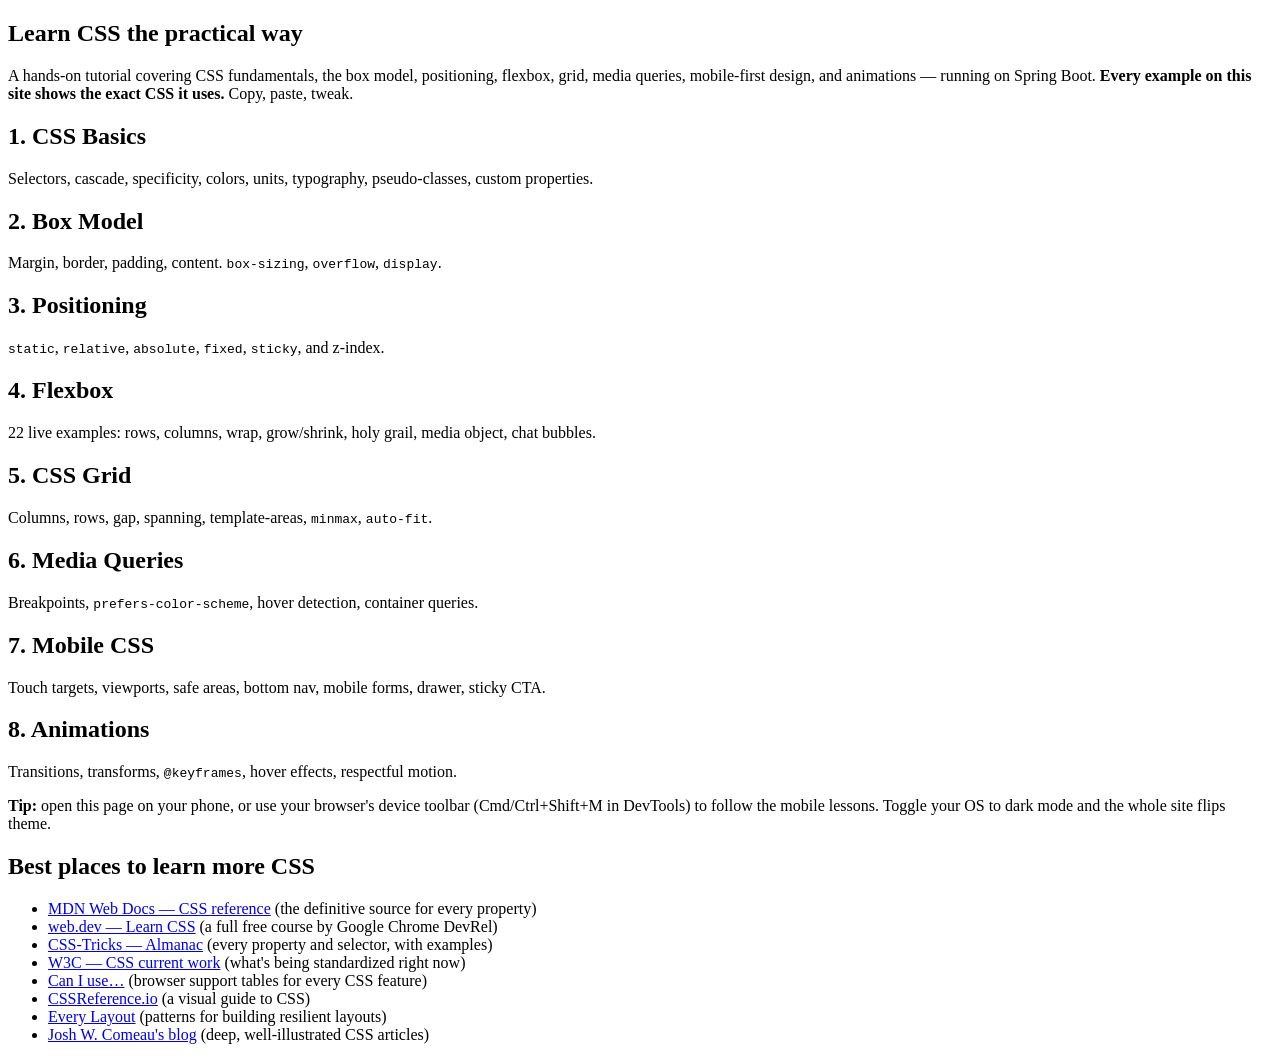
<file: src/main/resources/templates/index.html>
<!DOCTYPE html>
<html lang="en" xmlns:th="http://www.thymeleaf.org">
<head th:replace="~{fragments/layout :: head('Home')}"></head>
<body>
<header th:replace="~{fragments/layout :: header}"></header>

<main class="container">
    <section class="hero">
        <h1>Learn CSS the practical way</h1>
        <p class="lead">
            A hands-on tutorial covering CSS fundamentals, the box model, positioning,
            flexbox, grid, media queries, mobile-first design, and animations — running
            on Spring Boot. <strong>Every example on this site shows the exact CSS it
            uses.</strong> Copy, paste, tweak.
        </p>
    </section>

    <section class="card-grid">
        <a class="card" th:href="@{/basics}">
            <h2>1. CSS Basics</h2>
            <p>Selectors, cascade, specificity, colors, units, typography, pseudo-classes, custom properties.</p>
        </a>
        <a class="card" th:href="@{/box-model}">
            <h2>2. Box Model</h2>
            <p>Margin, border, padding, content. <code>box-sizing</code>, <code>overflow</code>, <code>display</code>.</p>
        </a>
        <a class="card" th:href="@{/positioning}">
            <h2>3. Positioning</h2>
            <p><code>static</code>, <code>relative</code>, <code>absolute</code>, <code>fixed</code>, <code>sticky</code>, and z-index.</p>
        </a>
        <a class="card" th:href="@{/flexbox}">
            <h2>4. Flexbox</h2>
            <p>22 live examples: rows, columns, wrap, grow/shrink, holy grail, media object, chat bubbles.</p>
        </a>
        <a class="card" th:href="@{/grid}">
            <h2>5. CSS Grid</h2>
            <p>Columns, rows, gap, spanning, template-areas, <code>minmax</code>, <code>auto-fit</code>.</p>
        </a>
        <a class="card" th:href="@{/media-queries}">
            <h2>6. Media Queries</h2>
            <p>Breakpoints, <code>prefers-color-scheme</code>, hover detection, container queries.</p>
        </a>
        <a class="card" th:href="@{/mobile}">
            <h2>7. Mobile CSS</h2>
            <p>Touch targets, viewports, safe areas, bottom nav, mobile forms, drawer, sticky CTA.</p>
        </a>
        <a class="card" th:href="@{/animations}">
            <h2>8. Animations</h2>
            <p>Transitions, transforms, <code>@keyframes</code>, hover effects, respectful motion.</p>
        </a>
    </section>

    <section class="tip-box">
        <strong>Tip:</strong> open this page on your phone, or use your browser's
        device toolbar (Cmd/Ctrl+Shift+M in DevTools) to follow the mobile lessons.
        Toggle your OS to dark mode and the whole site flips theme.
    </section>

    <section class="references">
        <h2>Best places to learn more CSS</h2>
        <ul>
            <li><a href="https://developer.mozilla.org/en-US/docs/Web/CSS">MDN Web Docs — CSS reference</a> <span class="source">(the definitive source for every property)</span></li>
            <li><a href="https://web.dev/learn/css/">web.dev — Learn CSS</a> <span class="source">(a full free course by Google Chrome DevRel)</span></li>
            <li><a href="https://css-tricks.com/almanac/">CSS-Tricks — Almanac</a> <span class="source">(every property and selector, with examples)</span></li>
            <li><a href="https://www.w3.org/Style/CSS/current-work">W3C — CSS current work</a> <span class="source">(what's being standardized right now)</span></li>
            <li><a href="https://caniuse.com/">Can I use…</a> <span class="source">(browser support tables for every CSS feature)</span></li>
            <li><a href="https://cssreference.io/">CSSReference.io</a> <span class="source">(a visual guide to CSS)</span></li>
            <li><a href="https://every-layout.dev/">Every Layout</a> <span class="source">(patterns for building resilient layouts)</span></li>
            <li><a href="https://joshwcomeau.com/">Josh W. Comeau's blog</a> <span class="source">(deep, well-illustrated CSS articles)</span></li>
        </ul>
    </section>
</main>

<footer th:replace="~{fragments/layout :: footer}"></footer>
</body>
</html>
</file>
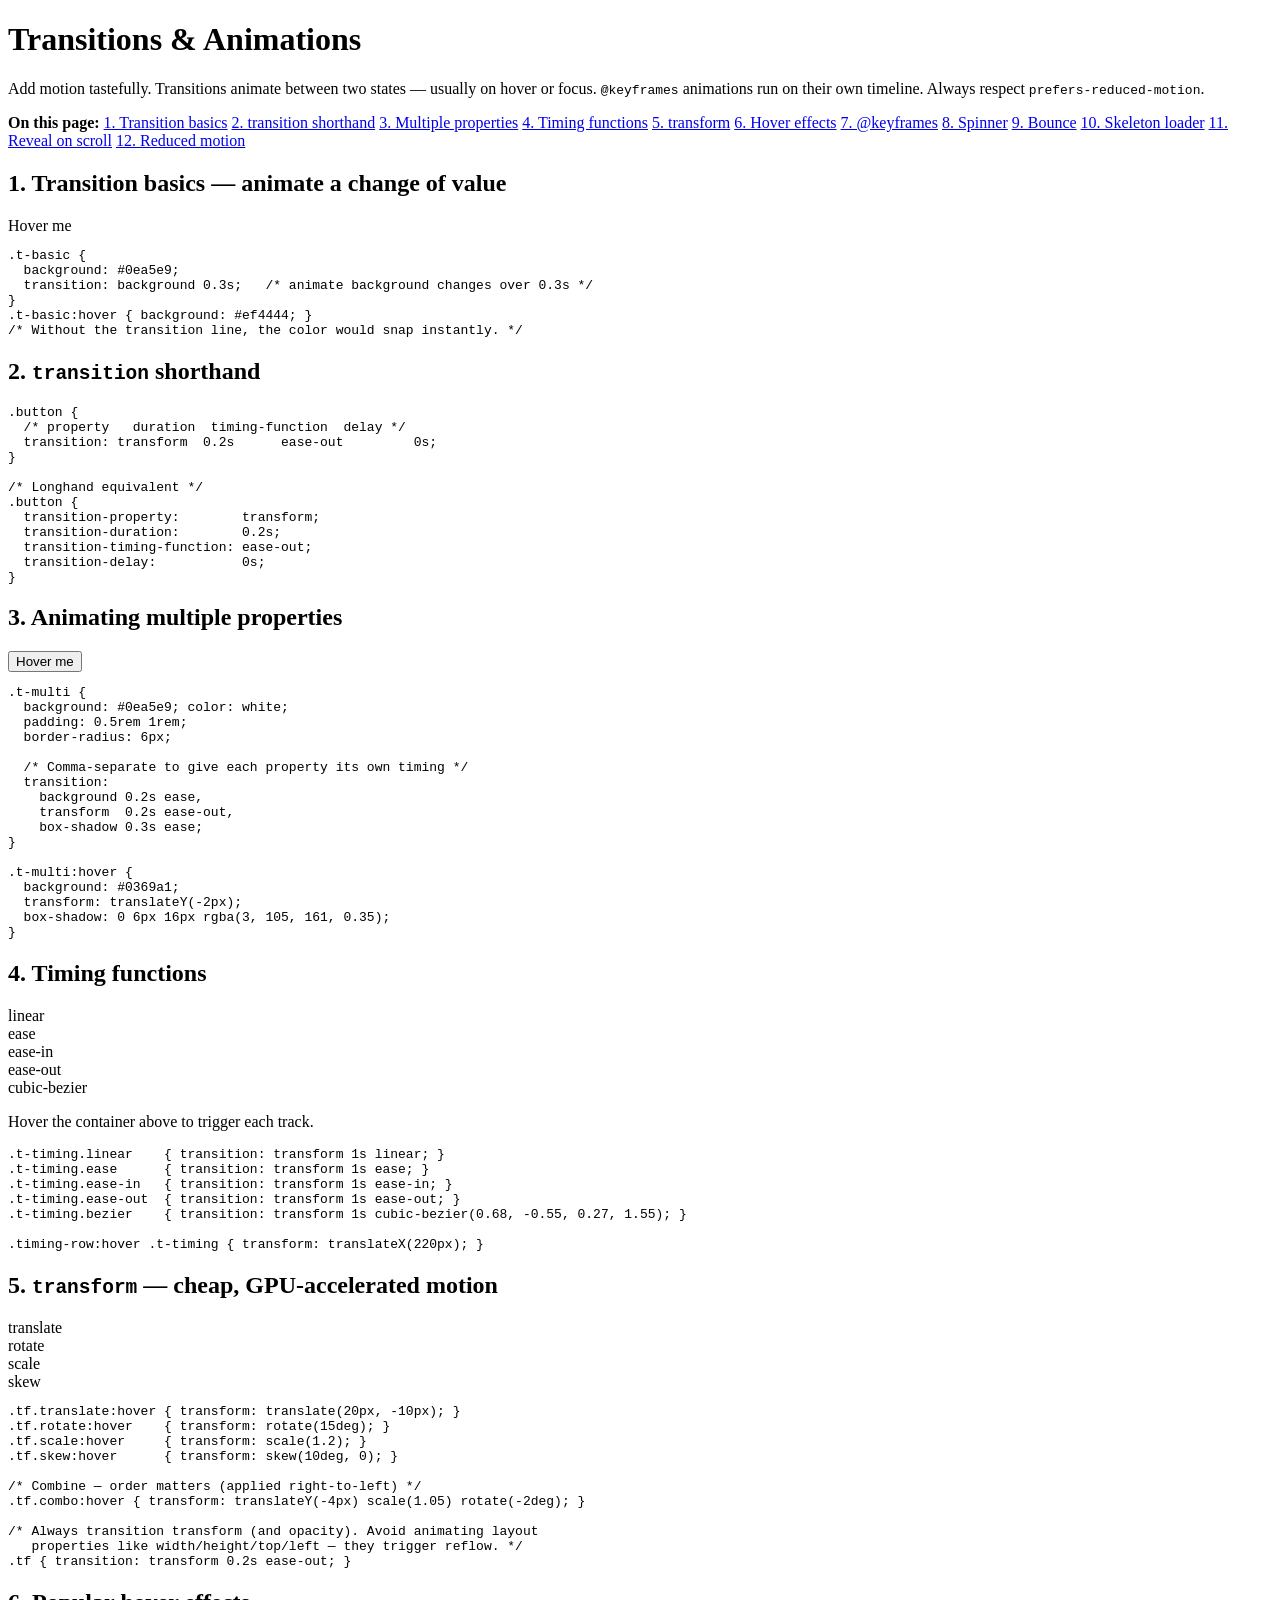
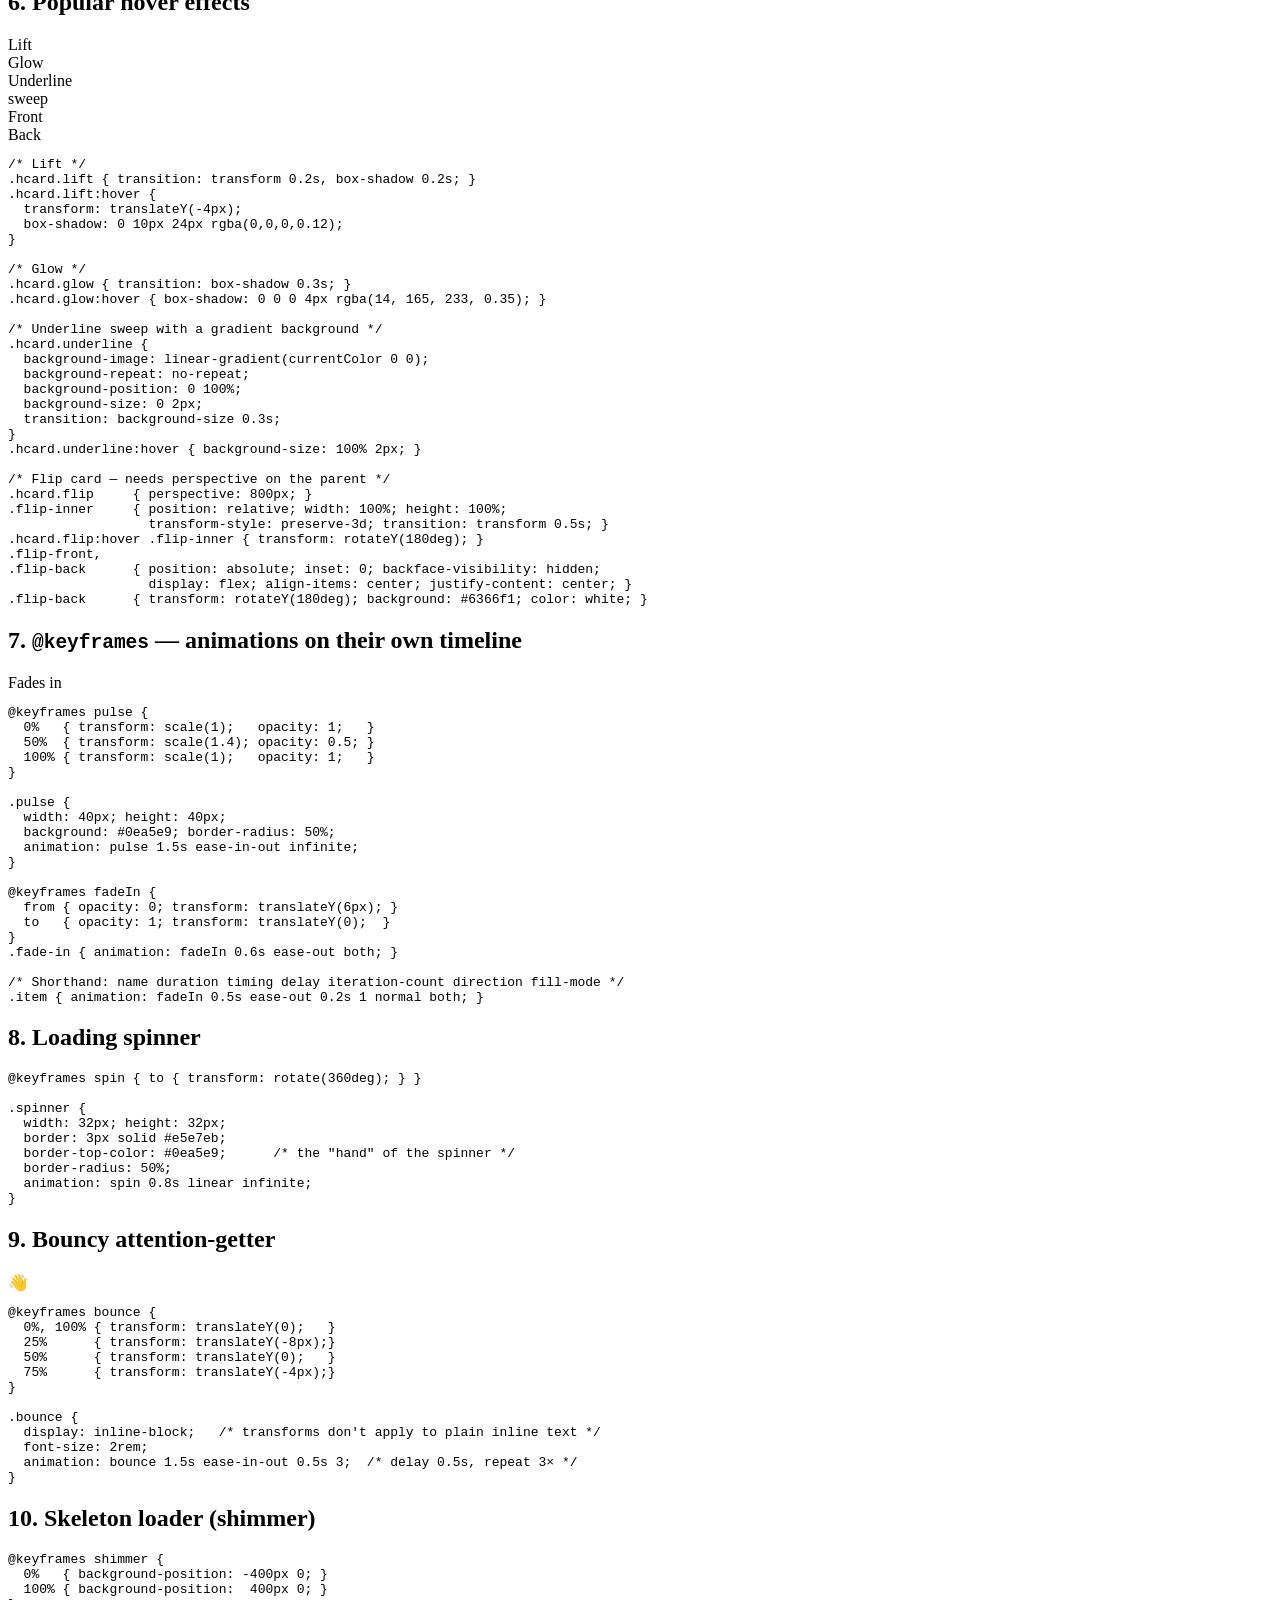
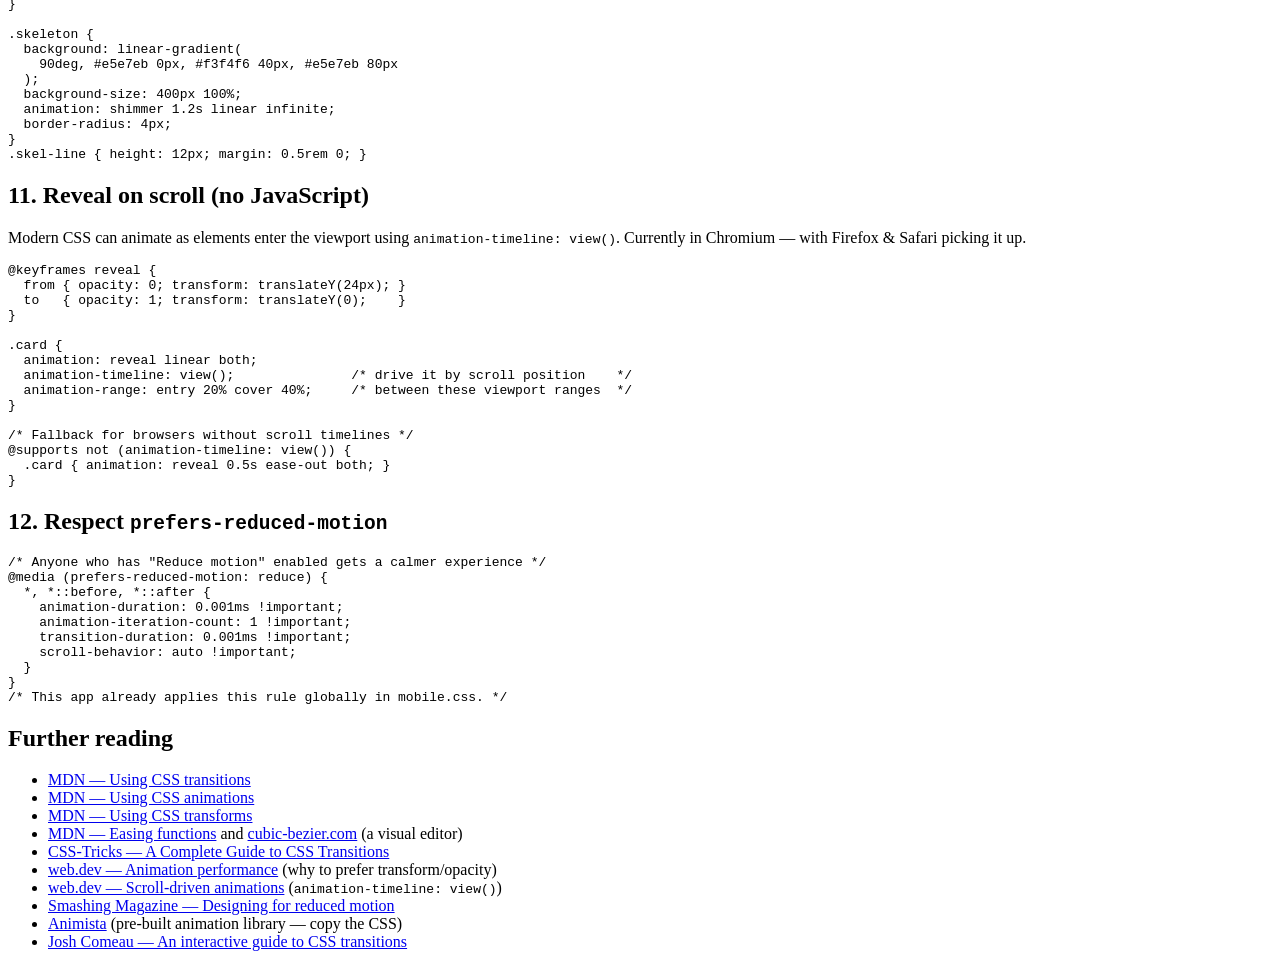
<file: src/main/resources/templates/animations.html>
<!DOCTYPE html>
<html lang="en" xmlns:th="http://www.thymeleaf.org">
<head th:replace="~{fragments/layout :: head('Animations')}"></head>
<body>
<header th:replace="~{fragments/layout :: header}"></header>

<main class="container">
    <h1>Transitions &amp; Animations</h1>
    <p class="lead">
        Add motion tastefully. Transitions animate between two states — usually on hover
        or focus. <code>@keyframes</code> animations run on their own timeline. Always
        respect <code>prefers-reduced-motion</code>.
    </p>

    <nav class="toc">
        <strong>On this page:</strong>
        <a href="#t1">1. Transition basics</a>
        <a href="#t2">2. transition shorthand</a>
        <a href="#t3">3. Multiple properties</a>
        <a href="#t4">4. Timing functions</a>
        <a href="#t5">5. transform</a>
        <a href="#t6">6. Hover effects</a>
        <a href="#t7">7. @keyframes</a>
        <a href="#t8">8. Spinner</a>
        <a href="#t9">9. Bounce</a>
        <a href="#t10">10. Skeleton loader</a>
        <a href="#t11">11. Reveal on scroll</a>
        <a href="#t12">12. Reduced motion</a>
    </nav>

    <!-- 1 -->
    <section class="example" id="t1">
        <h2>1. Transition basics — animate a change of value</h2>
        <div class="anim-row">
            <div class="t-basic">Hover me</div>
        </div>
<pre><code>.t-basic {
  background: #0ea5e9;
  transition: background 0.3s;   /* animate background changes over 0.3s */
}
.t-basic:hover { background: #ef4444; }
/* Without the transition line, the color would snap instantly. */</code></pre>
    </section>

    <!-- 2 -->
    <section class="example" id="t2">
        <h2>2. <code>transition</code> shorthand</h2>
<pre><code>.button {
  /* property   duration  timing-function  delay */
  transition: transform  0.2s      ease-out         0s;
}

/* Longhand equivalent */
.button {
  transition-property:        transform;
  transition-duration:        0.2s;
  transition-timing-function: ease-out;
  transition-delay:           0s;
}</code></pre>
    </section>

    <!-- 3 -->
    <section class="example" id="t3">
        <h2>3. Animating multiple properties</h2>
        <div class="anim-row">
            <button class="t-multi">Hover me</button>
        </div>
<pre><code>.t-multi {
  background: #0ea5e9; color: white;
  padding: 0.5rem 1rem;
  border-radius: 6px;

  /* Comma-separate to give each property its own timing */
  transition:
    background 0.2s ease,
    transform  0.2s ease-out,
    box-shadow 0.3s ease;
}

.t-multi:hover {
  background: #0369a1;
  transform: translateY(-2px);
  box-shadow: 0 6px 16px rgba(3, 105, 161, 0.35);
}</code></pre>
    </section>

    <!-- 4 -->
    <section class="example" id="t4">
        <h2>4. Timing functions</h2>
        <div class="timing-row">
            <div class="t-timing linear">linear</div>
            <div class="t-timing ease">ease</div>
            <div class="t-timing ease-in">ease-in</div>
            <div class="t-timing ease-out">ease-out</div>
            <div class="t-timing bezier">cubic-bezier</div>
        </div>
        <p>Hover the container above to trigger each track.</p>
<pre><code>.t-timing.linear    { transition: transform 1s linear; }
.t-timing.ease      { transition: transform 1s ease; }
.t-timing.ease-in   { transition: transform 1s ease-in; }
.t-timing.ease-out  { transition: transform 1s ease-out; }
.t-timing.bezier    { transition: transform 1s cubic-bezier(0.68, -0.55, 0.27, 1.55); }

.timing-row:hover .t-timing { transform: translateX(220px); }</code></pre>
    </section>

    <!-- 5 -->
    <section class="example" id="t5">
        <h2>5. <code>transform</code> — cheap, GPU-accelerated motion</h2>
        <div class="transform-row">
            <div class="tf translate">translate</div>
            <div class="tf rotate">rotate</div>
            <div class="tf scale">scale</div>
            <div class="tf skew">skew</div>
        </div>
<pre><code>.tf.translate:hover { transform: translate(20px, -10px); }
.tf.rotate:hover    { transform: rotate(15deg); }
.tf.scale:hover     { transform: scale(1.2); }
.tf.skew:hover      { transform: skew(10deg, 0); }

/* Combine — order matters (applied right-to-left) */
.tf.combo:hover { transform: translateY(-4px) scale(1.05) rotate(-2deg); }

/* Always transition transform (and opacity). Avoid animating layout
   properties like width/height/top/left — they trigger reflow. */
.tf { transition: transform 0.2s ease-out; }</code></pre>
    </section>

    <!-- 6 -->
    <section class="example" id="t6">
        <h2>6. Popular hover effects</h2>
        <div class="hover-row">
            <div class="hcard lift">Lift</div>
            <div class="hcard glow">Glow</div>
            <div class="hcard underline">Underline<br/>sweep</div>
            <div class="hcard flip">
                <div class="flip-inner">
                    <div class="flip-front">Front</div>
                    <div class="flip-back">Back</div>
                </div>
            </div>
        </div>
<pre><code>/* Lift */
.hcard.lift { transition: transform 0.2s, box-shadow 0.2s; }
.hcard.lift:hover {
  transform: translateY(-4px);
  box-shadow: 0 10px 24px rgba(0,0,0,0.12);
}

/* Glow */
.hcard.glow { transition: box-shadow 0.3s; }
.hcard.glow:hover { box-shadow: 0 0 0 4px rgba(14, 165, 233, 0.35); }

/* Underline sweep with a gradient background */
.hcard.underline {
  background-image: linear-gradient(currentColor 0 0);
  background-repeat: no-repeat;
  background-position: 0 100%;
  background-size: 0 2px;
  transition: background-size 0.3s;
}
.hcard.underline:hover { background-size: 100% 2px; }

/* Flip card — needs perspective on the parent */
.hcard.flip     { perspective: 800px; }
.flip-inner     { position: relative; width: 100%; height: 100%;
                  transform-style: preserve-3d; transition: transform 0.5s; }
.hcard.flip:hover .flip-inner { transform: rotateY(180deg); }
.flip-front,
.flip-back      { position: absolute; inset: 0; backface-visibility: hidden;
                  display: flex; align-items: center; justify-content: center; }
.flip-back      { transform: rotateY(180deg); background: #6366f1; color: white; }</code></pre>
    </section>

    <!-- 7 -->
    <section class="example" id="t7">
        <h2>7. <code>@keyframes</code> — animations on their own timeline</h2>
        <div class="kf-row">
            <div class="pulse"></div>
            <div class="fade-in">Fades in</div>
        </div>
<pre><code>@keyframes pulse {
  0%   { transform: scale(1);   opacity: 1;   }
  50%  { transform: scale(1.4); opacity: 0.5; }
  100% { transform: scale(1);   opacity: 1;   }
}

.pulse {
  width: 40px; height: 40px;
  background: #0ea5e9; border-radius: 50%;
  animation: pulse 1.5s ease-in-out infinite;
}

@keyframes fadeIn {
  from { opacity: 0; transform: translateY(6px); }
  to   { opacity: 1; transform: translateY(0);  }
}
.fade-in { animation: fadeIn 0.6s ease-out both; }

/* Shorthand: name duration timing delay iteration-count direction fill-mode */
.item { animation: fadeIn 0.5s ease-out 0.2s 1 normal both; }</code></pre>
    </section>

    <!-- 8 -->
    <section class="example" id="t8">
        <h2>8. Loading spinner</h2>
        <div class="anim-row"><div class="spinner"></div></div>
<pre><code>@keyframes spin { to { transform: rotate(360deg); } }

.spinner {
  width: 32px; height: 32px;
  border: 3px solid #e5e7eb;
  border-top-color: #0ea5e9;      /* the "hand" of the spinner */
  border-radius: 50%;
  animation: spin 0.8s linear infinite;
}</code></pre>
    </section>

    <!-- 9 -->
    <section class="example" id="t9">
        <h2>9. Bouncy attention-getter</h2>
        <div class="anim-row"><span class="bounce">👋</span></div>
<pre><code>@keyframes bounce {
  0%, 100% { transform: translateY(0);   }
  25%      { transform: translateY(-8px);}
  50%      { transform: translateY(0);   }
  75%      { transform: translateY(-4px);}
}

.bounce {
  display: inline-block;   /* transforms don't apply to plain inline text */
  font-size: 2rem;
  animation: bounce 1.5s ease-in-out 0.5s 3;  /* delay 0.5s, repeat 3× */
}</code></pre>
    </section>

    <!-- 10 -->
    <section class="example" id="t10">
        <h2>10. Skeleton loader (shimmer)</h2>
        <div class="skeleton skel-line" style="width: 70%"></div>
        <div class="skeleton skel-line" style="width: 90%"></div>
        <div class="skeleton skel-line" style="width: 40%"></div>
<pre><code>@keyframes shimmer {
  0%   { background-position: -400px 0; }
  100% { background-position:  400px 0; }
}

.skeleton {
  background: linear-gradient(
    90deg, #e5e7eb 0px, #f3f4f6 40px, #e5e7eb 80px
  );
  background-size: 400px 100%;
  animation: shimmer 1.2s linear infinite;
  border-radius: 4px;
}
.skel-line { height: 12px; margin: 0.5rem 0; }</code></pre>
    </section>

    <!-- 11 -->
    <section class="example" id="t11">
        <h2>11. Reveal on scroll (no JavaScript)</h2>
        <p>Modern CSS can animate as elements enter the viewport using
           <code>animation-timeline: view()</code>. Currently in Chromium — with
           Firefox &amp; Safari picking it up.</p>
<pre><code>@keyframes reveal {
  from { opacity: 0; transform: translateY(24px); }
  to   { opacity: 1; transform: translateY(0);    }
}

.card {
  animation: reveal linear both;
  animation-timeline: view();               /* drive it by scroll position    */
  animation-range: entry 20% cover 40%;     /* between these viewport ranges  */
}

/* Fallback for browsers without scroll timelines */
@supports not (animation-timeline: view()) {
  .card { animation: reveal 0.5s ease-out both; }
}</code></pre>
    </section>

    <!-- 12 -->
    <section class="example" id="t12">
        <h2>12. Respect <code>prefers-reduced-motion</code></h2>
<pre><code>/* Anyone who has "Reduce motion" enabled gets a calmer experience */
@media (prefers-reduced-motion: reduce) {
  *, *::before, *::after {
    animation-duration: 0.001ms !important;
    animation-iteration-count: 1 !important;
    transition-duration: 0.001ms !important;
    scroll-behavior: auto !important;
  }
}
/* This app already applies this rule globally in mobile.css. */</code></pre>
    </section>

    <section class="references">
        <h2>Further reading</h2>
        <ul>
            <li><a href="https://developer.mozilla.org/en-US/docs/Web/CSS/CSS_transitions/Using_CSS_transitions">MDN — Using CSS transitions</a></li>
            <li><a href="https://developer.mozilla.org/en-US/docs/Web/CSS/CSS_animations/Using_CSS_animations">MDN — Using CSS animations</a></li>
            <li><a href="https://developer.mozilla.org/en-US/docs/Web/CSS/CSS_transforms/Using_CSS_transforms">MDN — Using CSS transforms</a></li>
            <li><a href="https://developer.mozilla.org/en-US/docs/Web/CSS/easing-function">MDN — Easing functions</a> and <a href="https://cubic-bezier.com/">cubic-bezier.com</a> <span class="source">(a visual editor)</span></li>
            <li><a href="https://css-tricks.com/almanac/properties/t/transition/">CSS-Tricks — A Complete Guide to CSS Transitions</a></li>
            <li><a href="https://web.dev/articles/animations-overview">web.dev — Animation performance</a> <span class="source">(why to prefer transform/opacity)</span></li>
            <li><a href="https://web.dev/articles/scroll-driven-animations">web.dev — Scroll-driven animations</a> <span class="source">(<code>animation-timeline: view()</code>)</span></li>
            <li><a href="https://www.smashingmagazine.com/2018/04/designing-accessibility-inclusion/">Smashing Magazine — Designing for reduced motion</a></li>
            <li><a href="https://animista.net/">Animista</a> <span class="source">(pre-built animation library — copy the CSS)</span></li>
            <li><a href="https://joshwcomeau.com/animation/css-transitions/">Josh Comeau — An interactive guide to CSS transitions</a></li>
        </ul>
    </section>
</main>

<footer th:replace="~{fragments/layout :: footer}"></footer>
</body>
</html>
</file>
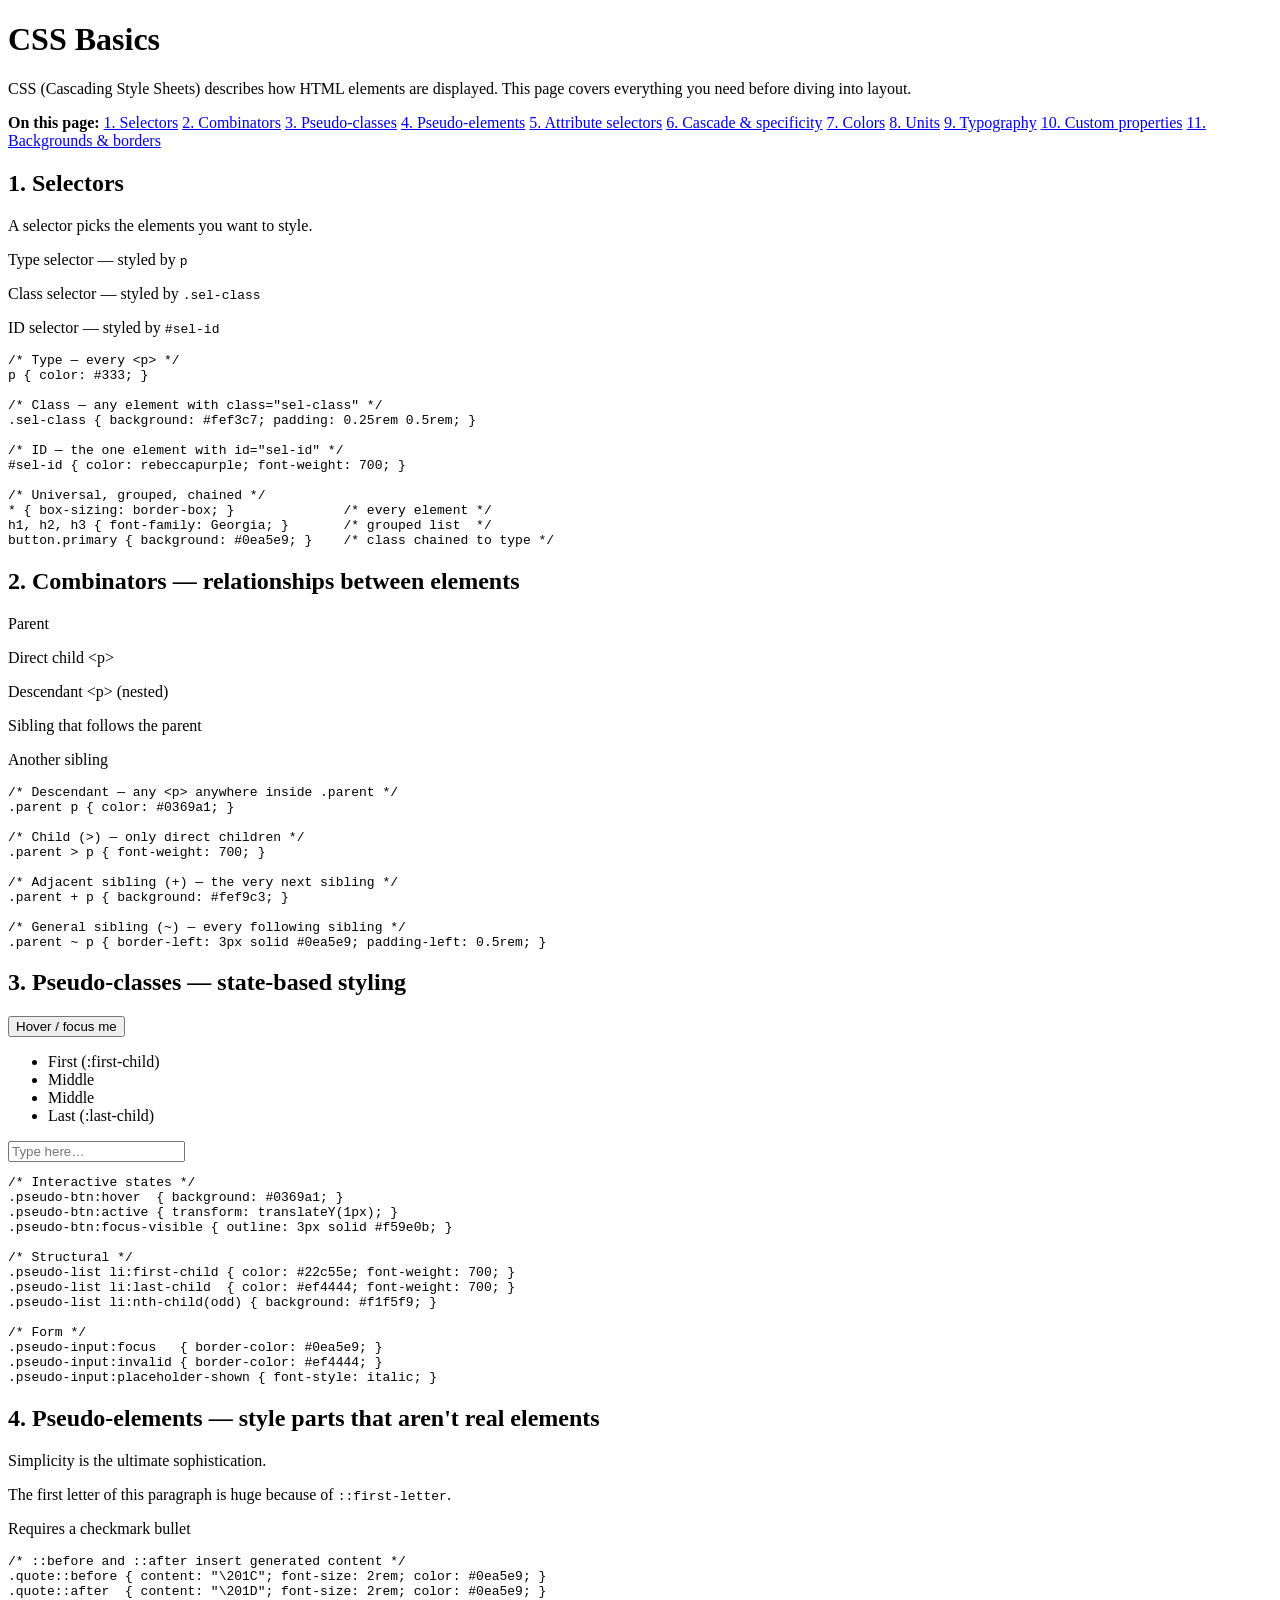
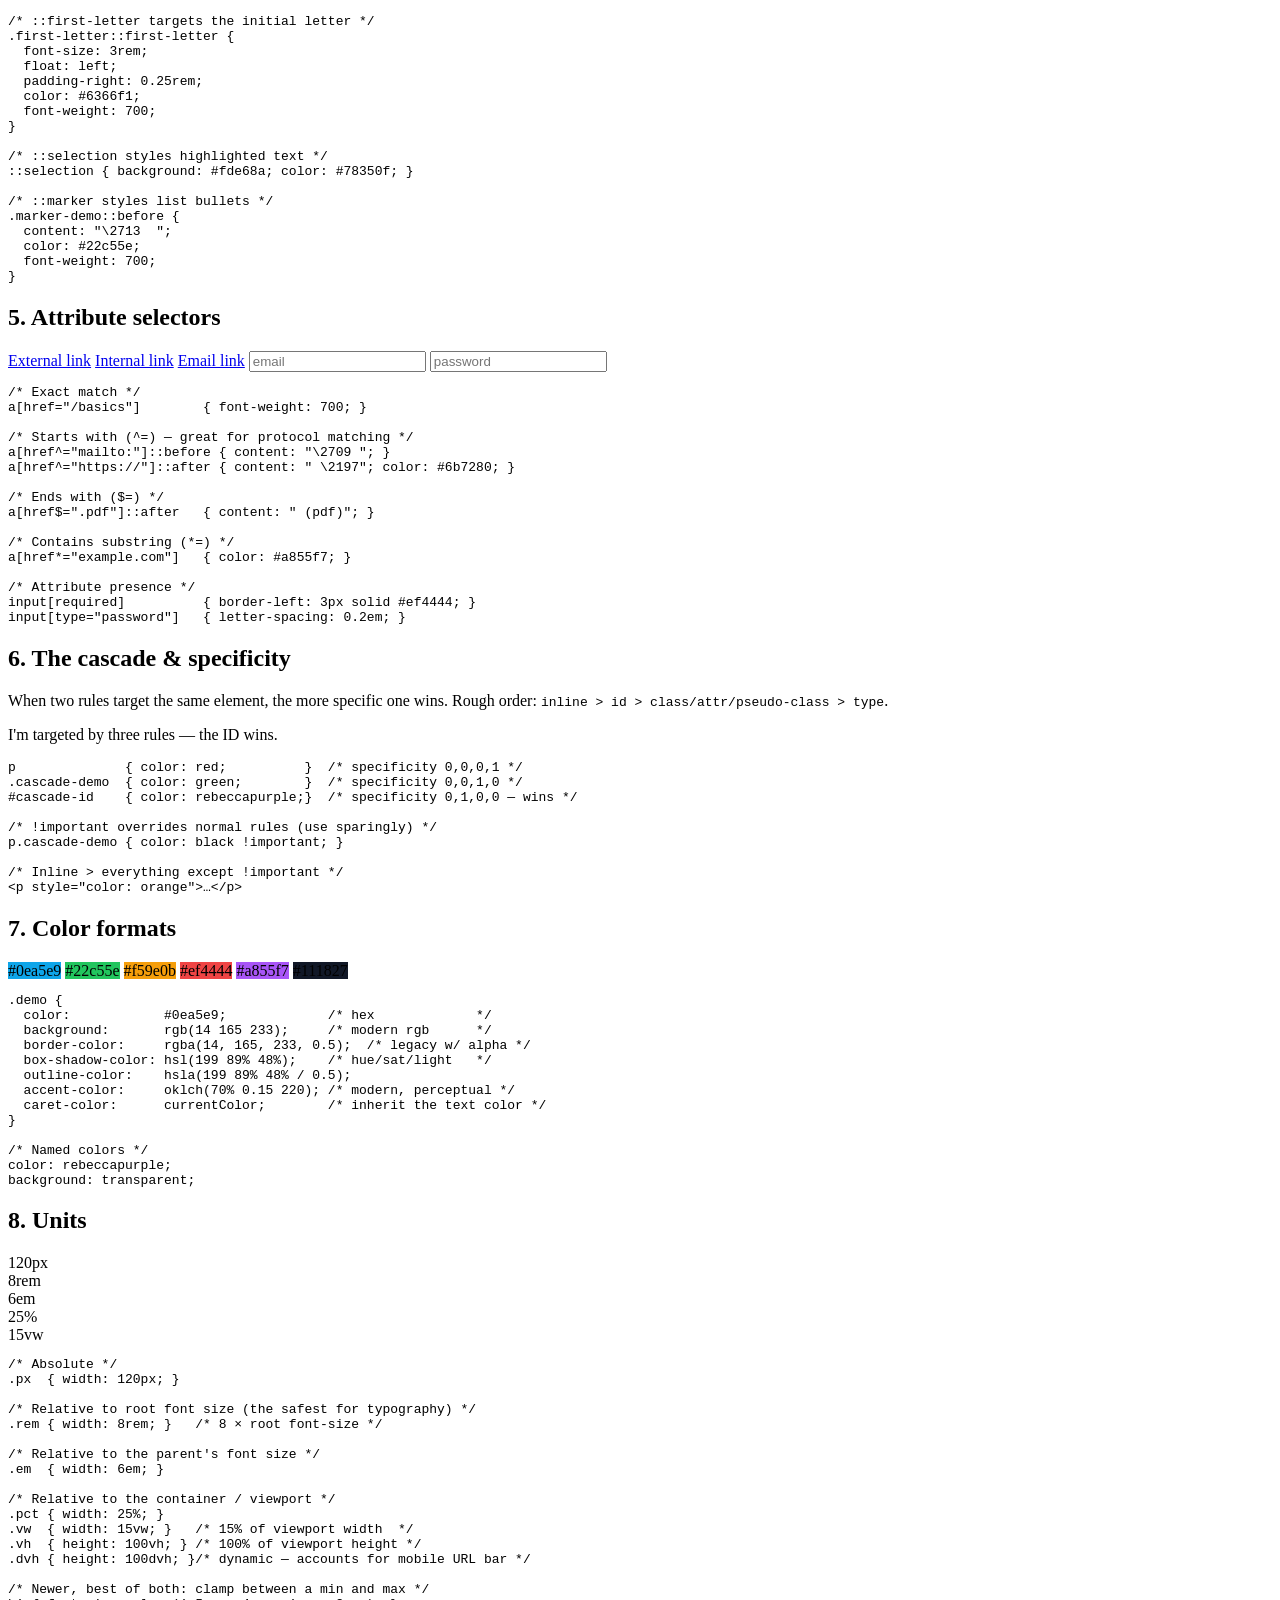
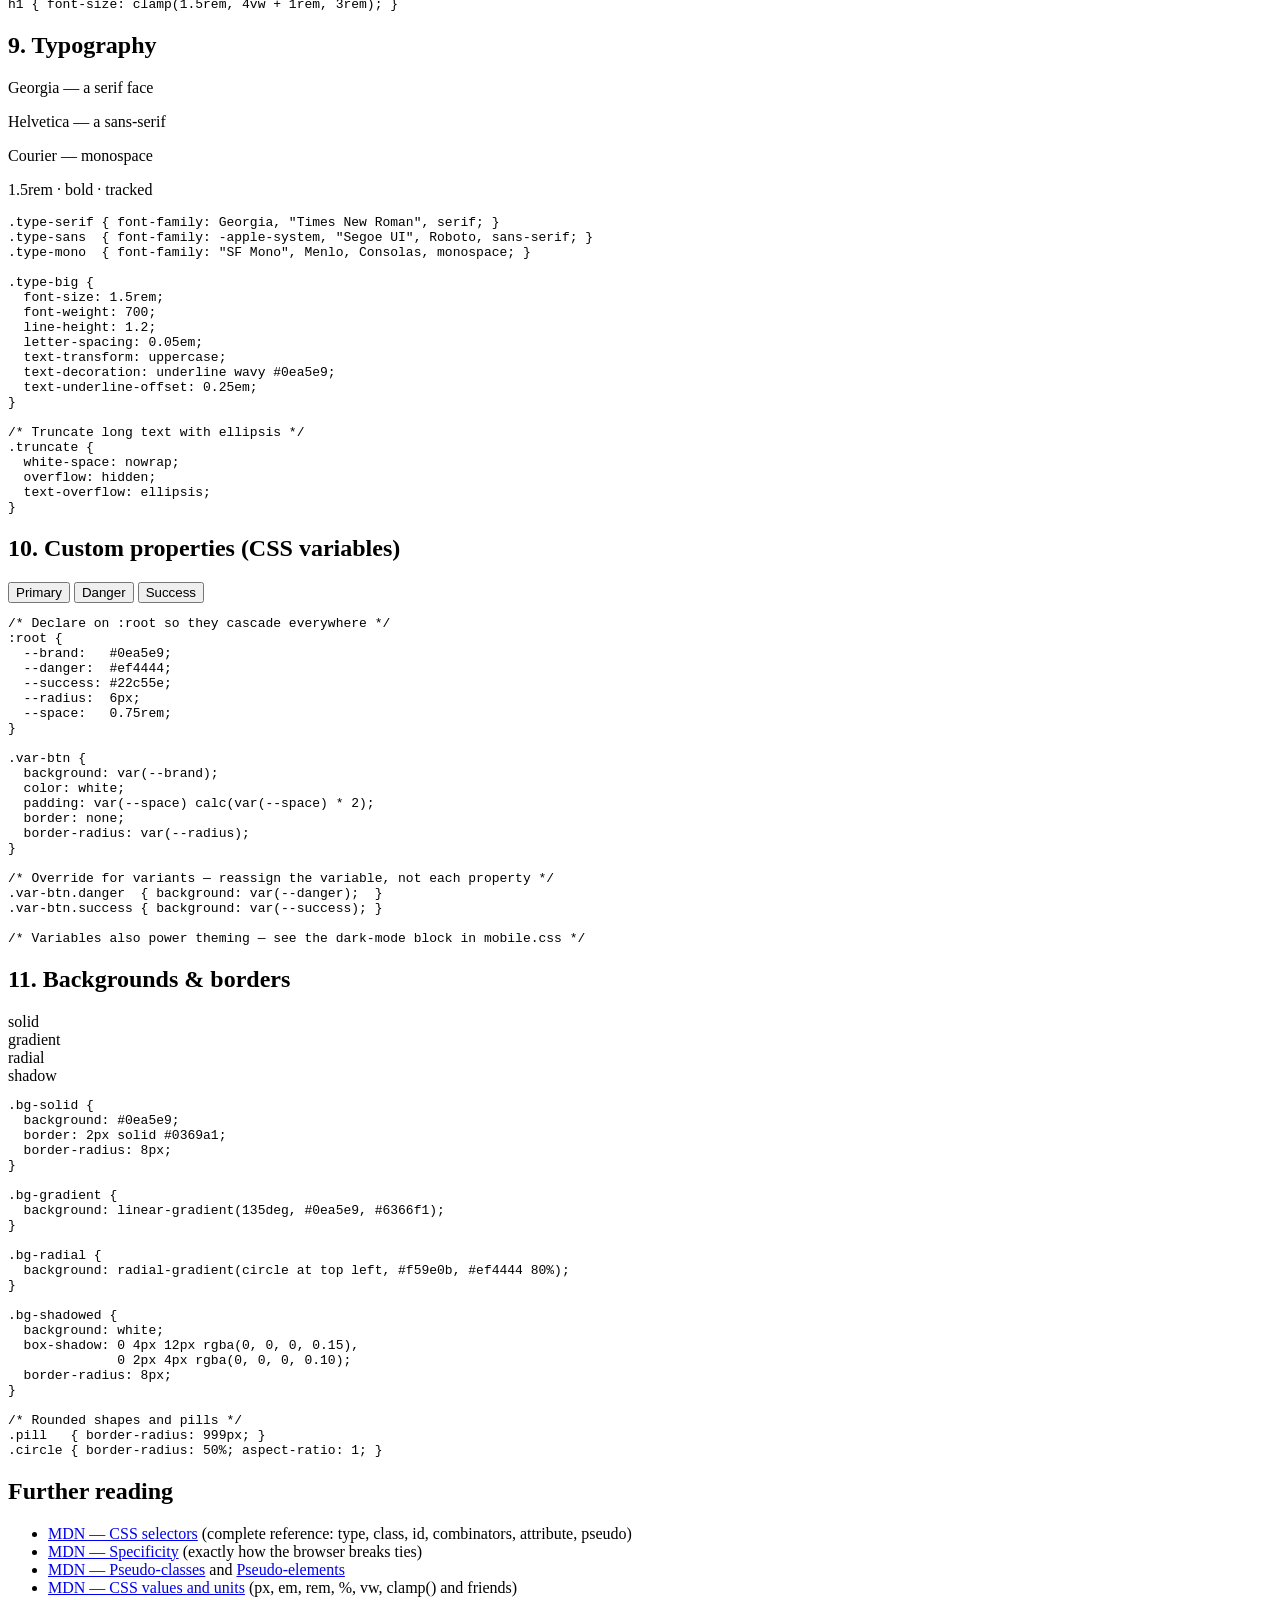
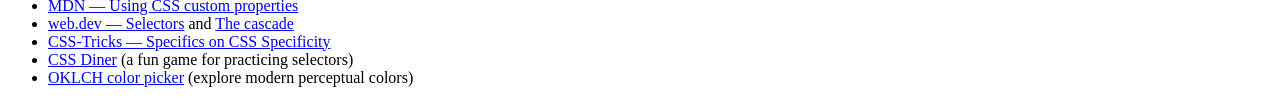
<file: src/main/resources/templates/basics.html>
<!DOCTYPE html>
<html lang="en" xmlns:th="http://www.thymeleaf.org">
<head th:replace="~{fragments/layout :: head('CSS Basics')}"></head>
<body>
<header th:replace="~{fragments/layout :: header}"></header>

<main class="container">
    <h1>CSS Basics</h1>
    <p class="lead">CSS (Cascading Style Sheets) describes how HTML elements are displayed.
       This page covers everything you need before diving into layout.</p>

    <nav class="toc">
        <strong>On this page:</strong>
        <a href="#selectors">1. Selectors</a>
        <a href="#combinators">2. Combinators</a>
        <a href="#pseudo-classes">3. Pseudo-classes</a>
        <a href="#pseudo-elements">4. Pseudo-elements</a>
        <a href="#attribute">5. Attribute selectors</a>
        <a href="#cascade">6. Cascade &amp; specificity</a>
        <a href="#colors">7. Colors</a>
        <a href="#units">8. Units</a>
        <a href="#typography">9. Typography</a>
        <a href="#custom-properties">10. Custom properties</a>
        <a href="#backgrounds">11. Backgrounds &amp; borders</a>
    </nav>

    <!-- 1 -->
    <section class="example" id="selectors">
        <h2>1. Selectors</h2>
        <p>A selector picks the elements you want to style.</p>
        <div class="demo">
            <p class="sel-type">Type selector — styled by <code>p</code></p>
            <p class="sel-class">Class selector — styled by <code>.sel-class</code></p>
            <p id="sel-id">ID selector — styled by <code>#sel-id</code></p>
        </div>
<pre><code>/* Type — every &lt;p&gt; */
p { color: #333; }

/* Class — any element with class="sel-class" */
.sel-class { background: #fef3c7; padding: 0.25rem 0.5rem; }

/* ID — the one element with id="sel-id" */
#sel-id { color: rebeccapurple; font-weight: 700; }

/* Universal, grouped, chained */
* { box-sizing: border-box; }              /* every element */
h1, h2, h3 { font-family: Georgia; }       /* grouped list  */
button.primary { background: #0ea5e9; }    /* class chained to type */</code></pre>
    </section>

    <!-- 2 -->
    <section class="example" id="combinators">
        <h2>2. Combinators — relationships between elements</h2>
        <div class="demo combo-demo">
            <div class="parent">
                Parent
                <p>Direct child &lt;p&gt;</p>
                <div><p>Descendant &lt;p&gt; (nested)</p></div>
            </div>
            <p>Sibling that follows the parent</p>
            <p>Another sibling</p>
        </div>
<pre><code>/* Descendant — any &lt;p&gt; anywhere inside .parent */
.parent p { color: #0369a1; }

/* Child (&gt;) — only direct children */
.parent &gt; p { font-weight: 700; }

/* Adjacent sibling (+) — the very next sibling */
.parent + p { background: #fef9c3; }

/* General sibling (~) — every following sibling */
.parent ~ p { border-left: 3px solid #0ea5e9; padding-left: 0.5rem; }</code></pre>
    </section>

    <!-- 3 -->
    <section class="example" id="pseudo-classes">
        <h2>3. Pseudo-classes — state-based styling</h2>
        <div class="demo pseudo-demo">
            <button class="pseudo-btn">Hover / focus me</button>
            <ul class="pseudo-list">
                <li>First (:first-child)</li>
                <li>Middle</li>
                <li>Middle</li>
                <li>Last (:last-child)</li>
            </ul>
            <input class="pseudo-input" placeholder="Type here…"/>
        </div>
<pre><code>/* Interactive states */
.pseudo-btn:hover  { background: #0369a1; }
.pseudo-btn:active { transform: translateY(1px); }
.pseudo-btn:focus-visible { outline: 3px solid #f59e0b; }

/* Structural */
.pseudo-list li:first-child { color: #22c55e; font-weight: 700; }
.pseudo-list li:last-child  { color: #ef4444; font-weight: 700; }
.pseudo-list li:nth-child(odd) { background: #f1f5f9; }

/* Form */
.pseudo-input:focus   { border-color: #0ea5e9; }
.pseudo-input:invalid { border-color: #ef4444; }
.pseudo-input:placeholder-shown { font-style: italic; }</code></pre>
    </section>

    <!-- 4 -->
    <section class="example" id="pseudo-elements">
        <h2>4. Pseudo-elements — style parts that aren't real elements</h2>
        <div class="demo pseudoel-demo">
            <p class="quote">Simplicity is the ultimate sophistication.</p>
            <p class="first-letter">The first letter of this paragraph is huge because of <code>::first-letter</code>.</p>
            <p class="marker-demo">Requires a checkmark bullet</p>
        </div>
<pre><code>/* ::before and ::after insert generated content */
.quote::before { content: "\201C"; font-size: 2rem; color: #0ea5e9; }
.quote::after  { content: "\201D"; font-size: 2rem; color: #0ea5e9; }

/* ::first-letter targets the initial letter */
.first-letter::first-letter {
  font-size: 3rem;
  float: left;
  padding-right: 0.25rem;
  color: #6366f1;
  font-weight: 700;
}

/* ::selection styles highlighted text */
::selection { background: #fde68a; color: #78350f; }

/* ::marker styles list bullets */
.marker-demo::before {
  content: "\2713  ";
  color: #22c55e;
  font-weight: 700;
}</code></pre>
    </section>

    <!-- 5 -->
    <section class="example" id="attribute">
        <h2>5. Attribute selectors</h2>
        <div class="demo attr-demo">
            <a href="https://example.com">External link</a>
            <a href="/basics">Internal link</a>
            <a href="mailto:hi@example.com">Email link</a>
            <input type="email" placeholder="email"/>
            <input type="password" placeholder="password"/>
        </div>
<pre><code>/* Exact match */
a[href="/basics"]        { font-weight: 700; }

/* Starts with (^=) — great for protocol matching */
a[href^="mailto:"]::before { content: "\2709 "; }
a[href^="https://"]::after { content: " \2197"; color: #6b7280; }

/* Ends with ($=) */
a[href$=".pdf"]::after   { content: " (pdf)"; }

/* Contains substring (*=) */
a[href*="example.com"]   { color: #a855f7; }

/* Attribute presence */
input[required]          { border-left: 3px solid #ef4444; }
input[type="password"]   { letter-spacing: 0.2em; }</code></pre>
    </section>

    <!-- 6 -->
    <section class="example" id="cascade">
        <h2>6. The cascade &amp; specificity</h2>
        <p>When two rules target the same element, the more specific one wins.
           Rough order: <code>inline &gt; id &gt; class/attr/pseudo-class &gt; type</code>.</p>
        <div class="demo">
            <p class="cascade-demo" id="cascade-id">I'm targeted by three rules — the ID wins.</p>
        </div>
<pre><code>p              { color: red;          }  /* specificity 0,0,0,1 */
.cascade-demo  { color: green;        }  /* specificity 0,0,1,0 */
#cascade-id    { color: rebeccapurple;}  /* specificity 0,1,0,0 — wins */

/* !important overrides normal rules (use sparingly) */
p.cascade-demo { color: black !important; }

/* Inline &gt; everything except !important */
&lt;p style="color: orange"&gt;…&lt;/p&gt;</code></pre>
    </section>

    <!-- 7 -->
    <section class="example" id="colors">
        <h2>7. Color formats</h2>
        <div class="palette">
            <span style="background:#0ea5e9">#0ea5e9</span>
            <span style="background:#22c55e">#22c55e</span>
            <span style="background:#f59e0b">#f59e0b</span>
            <span style="background:#ef4444">#ef4444</span>
            <span style="background:#a855f7">#a855f7</span>
            <span style="background:#111827">#111827</span>
        </div>
<pre><code>.demo {
  color:            #0ea5e9;             /* hex             */
  background:       rgb(14 165 233);     /* modern rgb      */
  border-color:     rgba(14, 165, 233, 0.5);  /* legacy w/ alpha */
  box-shadow-color: hsl(199 89% 48%);    /* hue/sat/light   */
  outline-color:    hsla(199 89% 48% / 0.5);
  accent-color:     oklch(70% 0.15 220); /* modern, perceptual */
  caret-color:      currentColor;        /* inherit the text color */
}

/* Named colors */
color: rebeccapurple;
background: transparent;</code></pre>
    </section>

    <!-- 8 -->
    <section class="example" id="units">
        <h2>8. Units</h2>
        <div class="demo unit-demo">
            <div class="unit-box unit-px">120px</div>
            <div class="unit-box unit-rem">8rem</div>
            <div class="unit-box unit-em">6em</div>
            <div class="unit-box unit-percent">25%</div>
            <div class="unit-box unit-vw">15vw</div>
        </div>
<pre><code>/* Absolute */
.px  { width: 120px; }

/* Relative to root font size (the safest for typography) */
.rem { width: 8rem; }   /* 8 × root font-size */

/* Relative to the parent's font size */
.em  { width: 6em; }

/* Relative to the container / viewport */
.pct { width: 25%; }
.vw  { width: 15vw; }   /* 15% of viewport width  */
.vh  { height: 100vh; } /* 100% of viewport height */
.dvh { height: 100dvh; }/* dynamic — accounts for mobile URL bar */

/* Newer, best of both: clamp between a min and max */
h1 { font-size: clamp(1.5rem, 4vw + 1rem, 3rem); }</code></pre>
    </section>

    <!-- 9 -->
    <section class="example" id="typography">
        <h2>9. Typography</h2>
        <div class="demo">
            <p class="type-serif">Georgia — a serif face</p>
            <p class="type-sans">Helvetica — a sans-serif</p>
            <p class="type-mono">Courier — monospace</p>
            <p class="type-big">1.5rem &middot; bold &middot; tracked</p>
        </div>
<pre><code>.type-serif { font-family: Georgia, "Times New Roman", serif; }
.type-sans  { font-family: -apple-system, "Segoe UI", Roboto, sans-serif; }
.type-mono  { font-family: "SF Mono", Menlo, Consolas, monospace; }

.type-big {
  font-size: 1.5rem;
  font-weight: 700;
  line-height: 1.2;
  letter-spacing: 0.05em;
  text-transform: uppercase;
  text-decoration: underline wavy #0ea5e9;
  text-underline-offset: 0.25em;
}

/* Truncate long text with ellipsis */
.truncate {
  white-space: nowrap;
  overflow: hidden;
  text-overflow: ellipsis;
}</code></pre>
    </section>

    <!-- 10 -->
    <section class="example" id="custom-properties">
        <h2>10. Custom properties (CSS variables)</h2>
        <div class="demo var-demo">
            <button class="var-btn">Primary</button>
            <button class="var-btn danger">Danger</button>
            <button class="var-btn success">Success</button>
        </div>
<pre><code>/* Declare on :root so they cascade everywhere */
:root {
  --brand:   #0ea5e9;
  --danger:  #ef4444;
  --success: #22c55e;
  --radius:  6px;
  --space:   0.75rem;
}

.var-btn {
  background: var(--brand);
  color: white;
  padding: var(--space) calc(var(--space) * 2);
  border: none;
  border-radius: var(--radius);
}

/* Override for variants — reassign the variable, not each property */
.var-btn.danger  { background: var(--danger);  }
.var-btn.success { background: var(--success); }

/* Variables also power theming — see the dark-mode block in mobile.css */</code></pre>
    </section>

    <!-- 11 -->
    <section class="example" id="backgrounds">
        <h2>11. Backgrounds &amp; borders</h2>
        <div class="demo bg-row">
            <div class="bg-box bg-solid">solid</div>
            <div class="bg-box bg-gradient">gradient</div>
            <div class="bg-box bg-radial">radial</div>
            <div class="bg-box bg-shadowed">shadow</div>
        </div>
<pre><code>.bg-solid {
  background: #0ea5e9;
  border: 2px solid #0369a1;
  border-radius: 8px;
}

.bg-gradient {
  background: linear-gradient(135deg, #0ea5e9, #6366f1);
}

.bg-radial {
  background: radial-gradient(circle at top left, #f59e0b, #ef4444 80%);
}

.bg-shadowed {
  background: white;
  box-shadow: 0 4px 12px rgba(0, 0, 0, 0.15),
              0 2px 4px rgba(0, 0, 0, 0.10);
  border-radius: 8px;
}

/* Rounded shapes and pills */
.pill   { border-radius: 999px; }
.circle { border-radius: 50%; aspect-ratio: 1; }</code></pre>
    </section>

    <section class="references">
        <h2>Further reading</h2>
        <ul>
            <li><a href="https://developer.mozilla.org/en-US/docs/Web/CSS/CSS_selectors">MDN — CSS selectors</a> <span class="source">(complete reference: type, class, id, combinators, attribute, pseudo)</span></li>
            <li><a href="https://developer.mozilla.org/en-US/docs/Web/CSS/CSS_cascade/Specificity">MDN — Specificity</a> <span class="source">(exactly how the browser breaks ties)</span></li>
            <li><a href="https://developer.mozilla.org/en-US/docs/Web/CSS/Pseudo-classes">MDN — Pseudo-classes</a> and <a href="https://developer.mozilla.org/en-US/docs/Web/CSS/Pseudo-elements">Pseudo-elements</a></li>
            <li><a href="https://developer.mozilla.org/en-US/docs/Web/CSS/CSS_Values_and_Units">MDN — CSS values and units</a> <span class="source">(px, em, rem, %, vw, clamp() and friends)</span></li>
            <li><a href="https://developer.mozilla.org/en-US/docs/Web/CSS/Using_CSS_custom_properties">MDN — Using CSS custom properties</a></li>
            <li><a href="https://web.dev/learn/css/selectors">web.dev — Selectors</a> and <a href="https://web.dev/learn/css/the-cascade">The cascade</a></li>
            <li><a href="https://css-tricks.com/specifics-on-css-specificity/">CSS-Tricks — Specifics on CSS Specificity</a></li>
            <li><a href="https://cssdiner.com/">CSS Diner</a> <span class="source">(a fun game for practicing selectors)</span></li>
            <li><a href="https://oklch.com/">OKLCH color picker</a> <span class="source">(explore modern perceptual colors)</span></li>
        </ul>
    </section>
</main>

<footer th:replace="~{fragments/layout :: footer}"></footer>
</body>
</html>
</file>
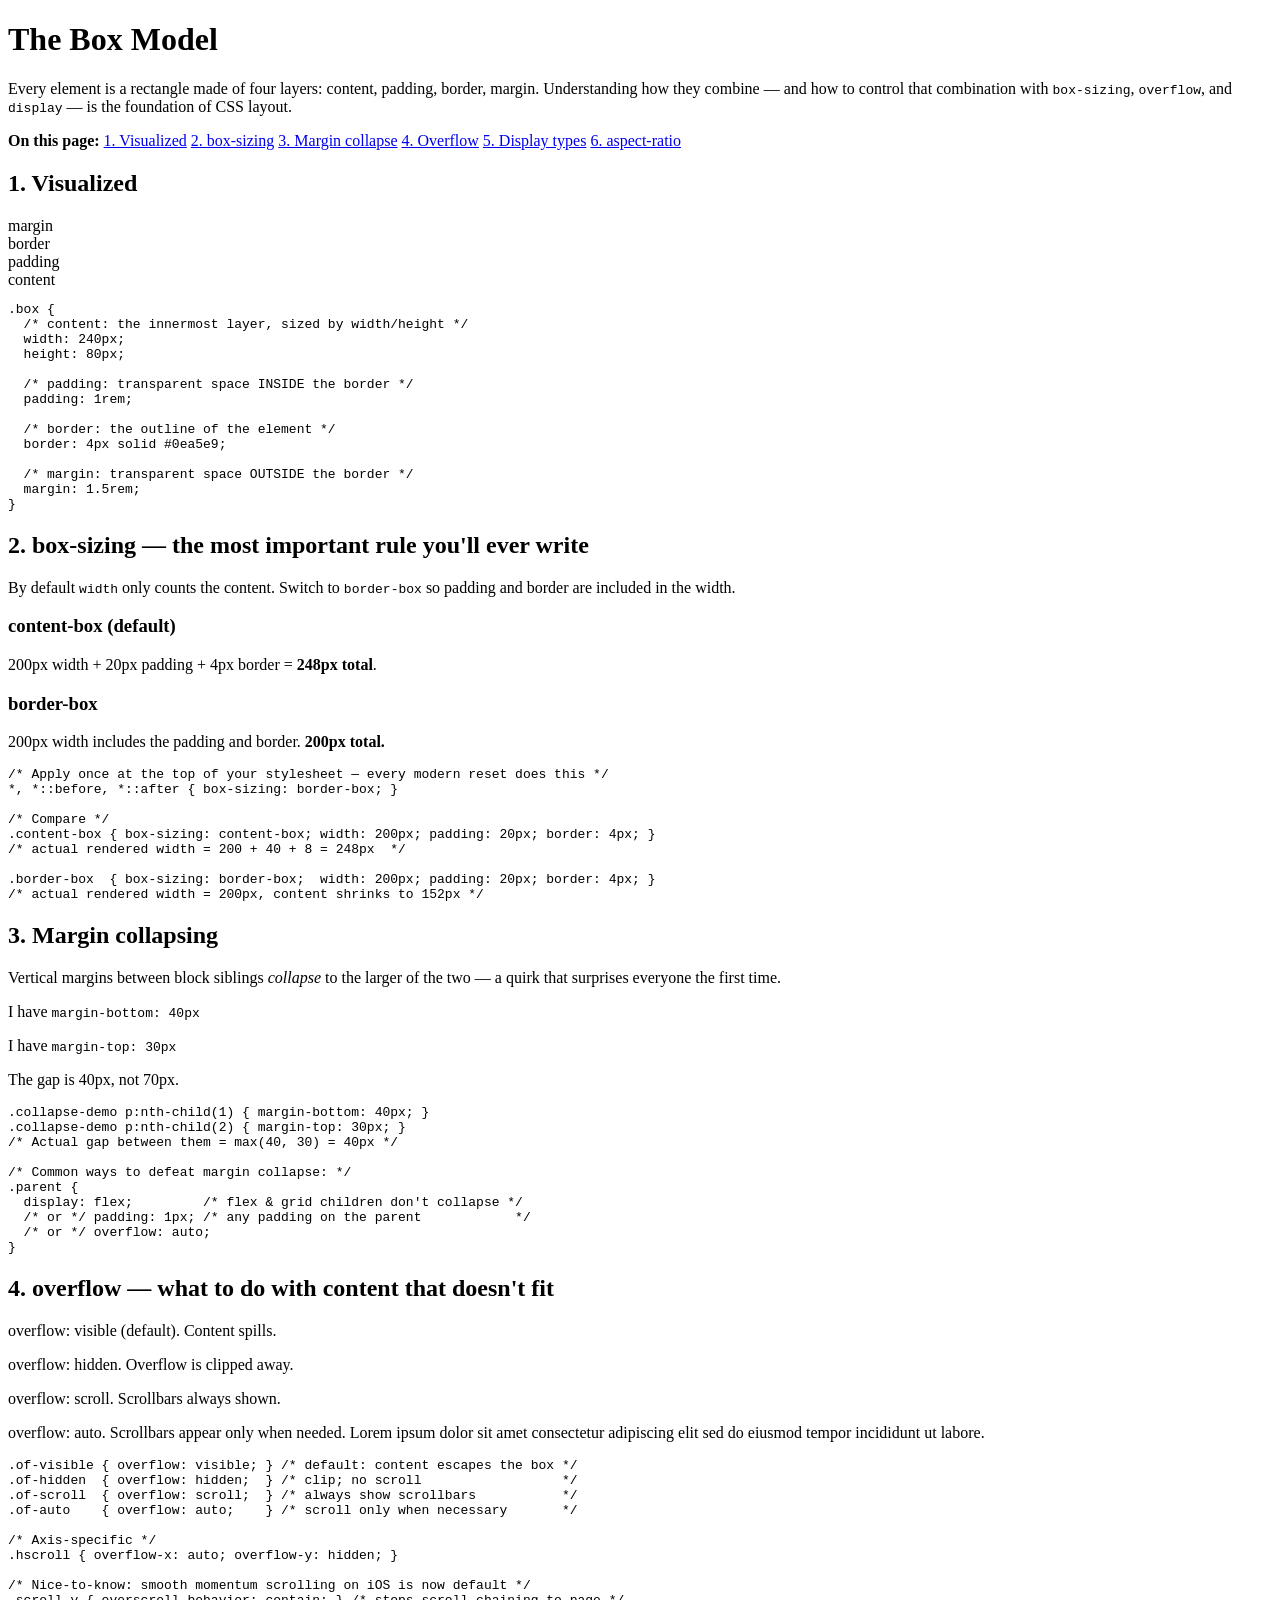
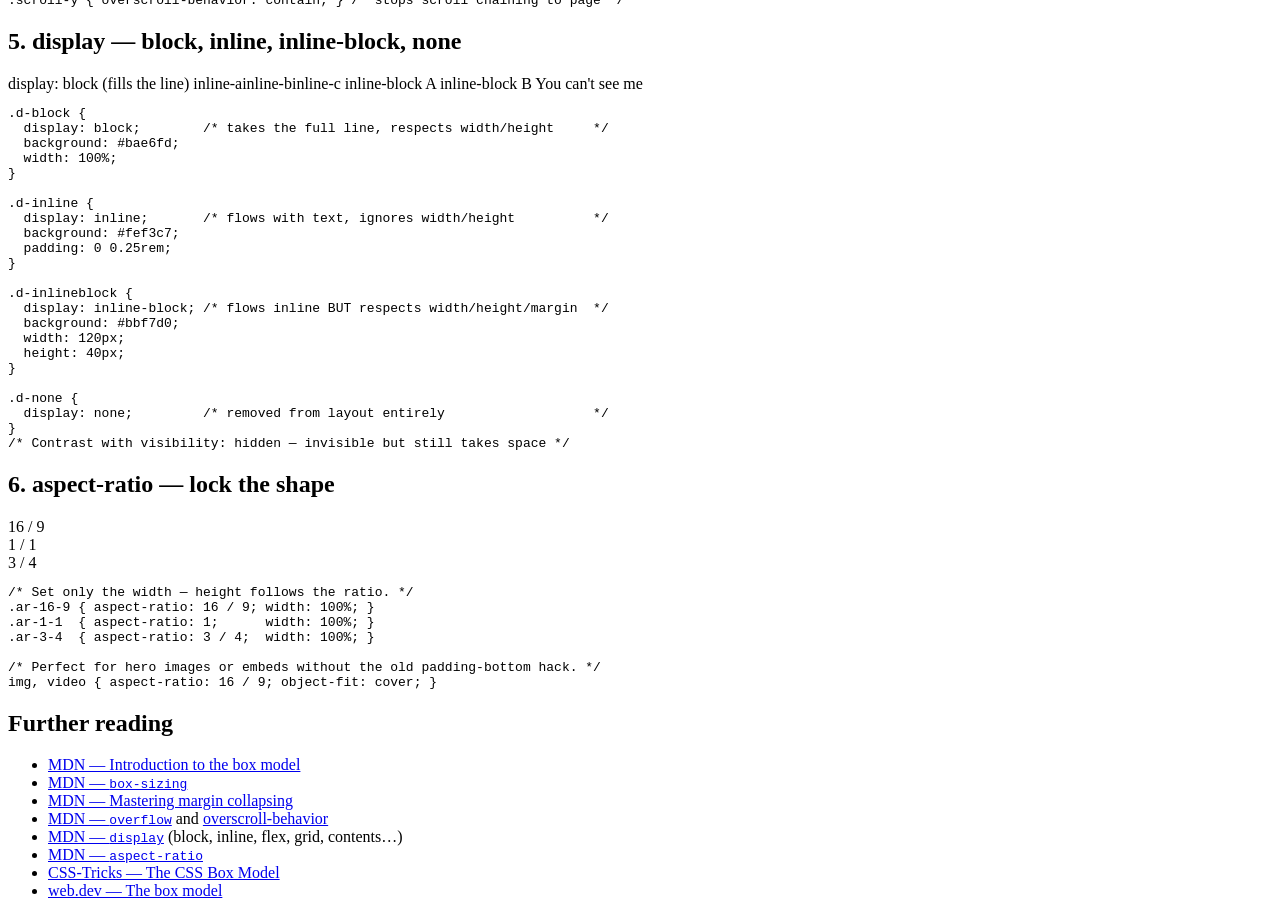
<file: src/main/resources/templates/box-model.html>
<!DOCTYPE html>
<html lang="en" xmlns:th="http://www.thymeleaf.org">
<head th:replace="~{fragments/layout :: head('Box Model')}"></head>
<body>
<header th:replace="~{fragments/layout :: header}"></header>

<main class="container">
    <h1>The Box Model</h1>
    <p class="lead">Every element is a rectangle made of four layers: content, padding, border, margin.
       Understanding how they combine — and how to control that combination with <code>box-sizing</code>,
       <code>overflow</code>, and <code>display</code> — is the foundation of CSS layout.</p>

    <nav class="toc">
        <strong>On this page:</strong>
        <a href="#layers">1. Visualized</a>
        <a href="#box-sizing">2. box-sizing</a>
        <a href="#collapse">3. Margin collapse</a>
        <a href="#overflow">4. Overflow</a>
        <a href="#display">5. Display types</a>
        <a href="#aspect">6. aspect-ratio</a>
    </nav>

    <!-- 1 -->
    <section class="example" id="layers">
        <h2>1. Visualized</h2>
        <div class="boxmodel-demo">
            <div class="margin-layer">margin
                <div class="border-layer">border
                    <div class="padding-layer">padding
                        <div class="content-layer">content</div>
                    </div>
                </div>
            </div>
        </div>
<pre><code>.box {
  /* content: the innermost layer, sized by width/height */
  width: 240px;
  height: 80px;

  /* padding: transparent space INSIDE the border */
  padding: 1rem;

  /* border: the outline of the element */
  border: 4px solid #0ea5e9;

  /* margin: transparent space OUTSIDE the border */
  margin: 1.5rem;
}</code></pre>
    </section>

    <!-- 2 -->
    <section class="example" id="box-sizing">
        <h2>2. box-sizing — the most important rule you'll ever write</h2>
        <p>By default <code>width</code> only counts the content. Switch to
           <code>border-box</code> so padding and border are included in the width.</p>
        <div class="bs-row">
            <div class="bs-card bs-content">
                <h3>content-box (default)</h3>
                <p>200px width + 20px padding + 4px border = <strong>248px total</strong>.</p>
            </div>
            <div class="bs-card bs-border">
                <h3>border-box</h3>
                <p>200px width includes the padding and border. <strong>200px total.</strong></p>
            </div>
        </div>
<pre><code>/* Apply once at the top of your stylesheet — every modern reset does this */
*, *::before, *::after { box-sizing: border-box; }

/* Compare */
.content-box { box-sizing: content-box; width: 200px; padding: 20px; border: 4px; }
/* actual rendered width = 200 + 40 + 8 = 248px  */

.border-box  { box-sizing: border-box;  width: 200px; padding: 20px; border: 4px; }
/* actual rendered width = 200px, content shrinks to 152px */</code></pre>
    </section>

    <!-- 3 -->
    <section class="example" id="collapse">
        <h2>3. Margin collapsing</h2>
        <p>Vertical margins between block siblings <em>collapse</em> to the larger of the two —
           a quirk that surprises everyone the first time.</p>
        <div class="collapse-demo">
            <p>I have <code>margin-bottom: 40px</code></p>
            <p>I have <code>margin-top: 30px</code></p>
            <p>The gap is 40px, not 70px.</p>
        </div>
<pre><code>.collapse-demo p:nth-child(1) { margin-bottom: 40px; }
.collapse-demo p:nth-child(2) { margin-top: 30px; }
/* Actual gap between them = max(40, 30) = 40px */

/* Common ways to defeat margin collapse: */
.parent {
  display: flex;         /* flex &amp; grid children don't collapse */
  /* or */ padding: 1px; /* any padding on the parent            */
  /* or */ overflow: auto;
}</code></pre>
    </section>

    <!-- 4 -->
    <section class="example" id="overflow">
        <h2>4. overflow — what to do with content that doesn't fit</h2>
        <div class="overflow-row">
            <div class="of-box of-visible"><p>overflow: visible (default). Content spills.</p></div>
            <div class="of-box of-hidden"><p>overflow: hidden. Overflow is clipped away.</p></div>
            <div class="of-box of-scroll"><p>overflow: scroll. Scrollbars always shown.</p></div>
            <div class="of-box of-auto"><p>overflow: auto. Scrollbars appear only when needed. Lorem ipsum dolor sit amet consectetur adipiscing elit sed do eiusmod tempor incididunt ut labore.</p></div>
        </div>
<pre><code>.of-visible { overflow: visible; } /* default: content escapes the box */
.of-hidden  { overflow: hidden;  } /* clip; no scroll                  */
.of-scroll  { overflow: scroll;  } /* always show scrollbars           */
.of-auto    { overflow: auto;    } /* scroll only when necessary       */

/* Axis-specific */
.hscroll { overflow-x: auto; overflow-y: hidden; }

/* Nice-to-know: smooth momentum scrolling on iOS is now default */
.scroll-y { overscroll-behavior: contain; } /* stops scroll chaining to page */</code></pre>
    </section>

    <!-- 5 -->
    <section class="example" id="display">
        <h2>5. display — block, inline, inline-block, none</h2>
        <div class="display-demo">
            <span class="d-block">display: block (fills the line)</span>
            <span class="d-inline">inline-a</span><span class="d-inline">inline-b</span><span class="d-inline">inline-c</span>
            <span class="d-inlineblock">inline-block A</span>
            <span class="d-inlineblock">inline-block B</span>
            <span class="d-none">You can't see me</span>
        </div>
<pre><code>.d-block {
  display: block;        /* takes the full line, respects width/height     */
  background: #bae6fd;
  width: 100%;
}

.d-inline {
  display: inline;       /* flows with text, ignores width/height          */
  background: #fef3c7;
  padding: 0 0.25rem;
}

.d-inlineblock {
  display: inline-block; /* flows inline BUT respects width/height/margin  */
  background: #bbf7d0;
  width: 120px;
  height: 40px;
}

.d-none {
  display: none;         /* removed from layout entirely                   */
}
/* Contrast with visibility: hidden — invisible but still takes space */</code></pre>
    </section>

    <!-- 6 -->
    <section class="example" id="aspect">
        <h2>6. aspect-ratio — lock the shape</h2>
        <div class="aspect-row">
            <div class="ar-box ar-16-9">16 / 9</div>
            <div class="ar-box ar-1-1">1 / 1</div>
            <div class="ar-box ar-3-4">3 / 4</div>
        </div>
<pre><code>/* Set only the width — height follows the ratio. */
.ar-16-9 { aspect-ratio: 16 / 9; width: 100%; }
.ar-1-1  { aspect-ratio: 1;      width: 100%; }
.ar-3-4  { aspect-ratio: 3 / 4;  width: 100%; }

/* Perfect for hero images or embeds without the old padding-bottom hack. */
img, video { aspect-ratio: 16 / 9; object-fit: cover; }</code></pre>
    </section>

    <section class="references">
        <h2>Further reading</h2>
        <ul>
            <li><a href="https://developer.mozilla.org/en-US/docs/Web/CSS/CSS_box_model/Introduction_to_the_CSS_box_model">MDN — Introduction to the box model</a></li>
            <li><a href="https://developer.mozilla.org/en-US/docs/Web/CSS/box-sizing">MDN — <code>box-sizing</code></a></li>
            <li><a href="https://developer.mozilla.org/en-US/docs/Web/CSS/CSS_box_model/Mastering_margin_collapsing">MDN — Mastering margin collapsing</a></li>
            <li><a href="https://developer.mozilla.org/en-US/docs/Web/CSS/overflow">MDN — <code>overflow</code></a> and <a href="https://developer.mozilla.org/en-US/docs/Web/CSS/overscroll-behavior">overscroll-behavior</a></li>
            <li><a href="https://developer.mozilla.org/en-US/docs/Web/CSS/display">MDN — <code>display</code></a> (block, inline, flex, grid, contents…)</li>
            <li><a href="https://developer.mozilla.org/en-US/docs/Web/CSS/aspect-ratio">MDN — <code>aspect-ratio</code></a></li>
            <li><a href="https://css-tricks.com/the-css-box-model/">CSS-Tricks — The CSS Box Model</a></li>
            <li><a href="https://web.dev/learn/css/box-model">web.dev — The box model</a></li>
        </ul>
    </section>
</main>

<footer th:replace="~{fragments/layout :: footer}"></footer>
</body>
</html>
</file>
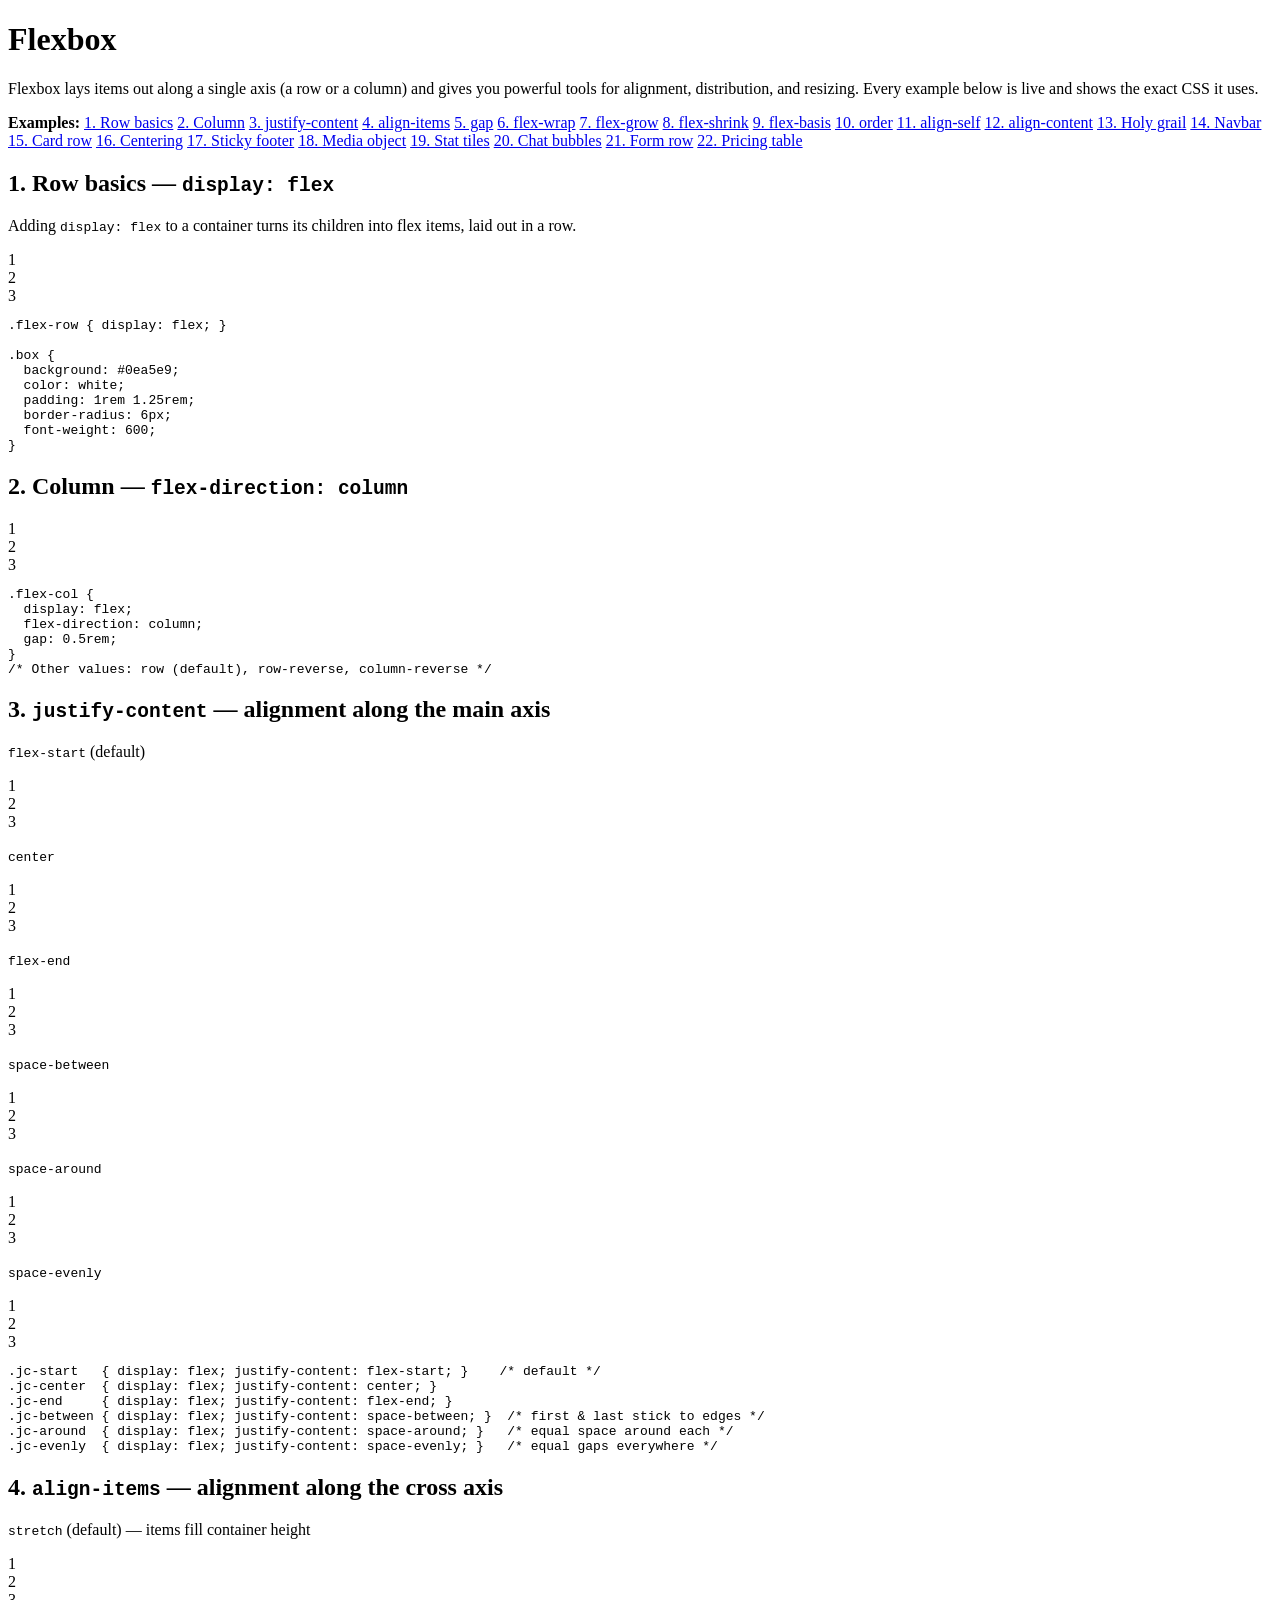
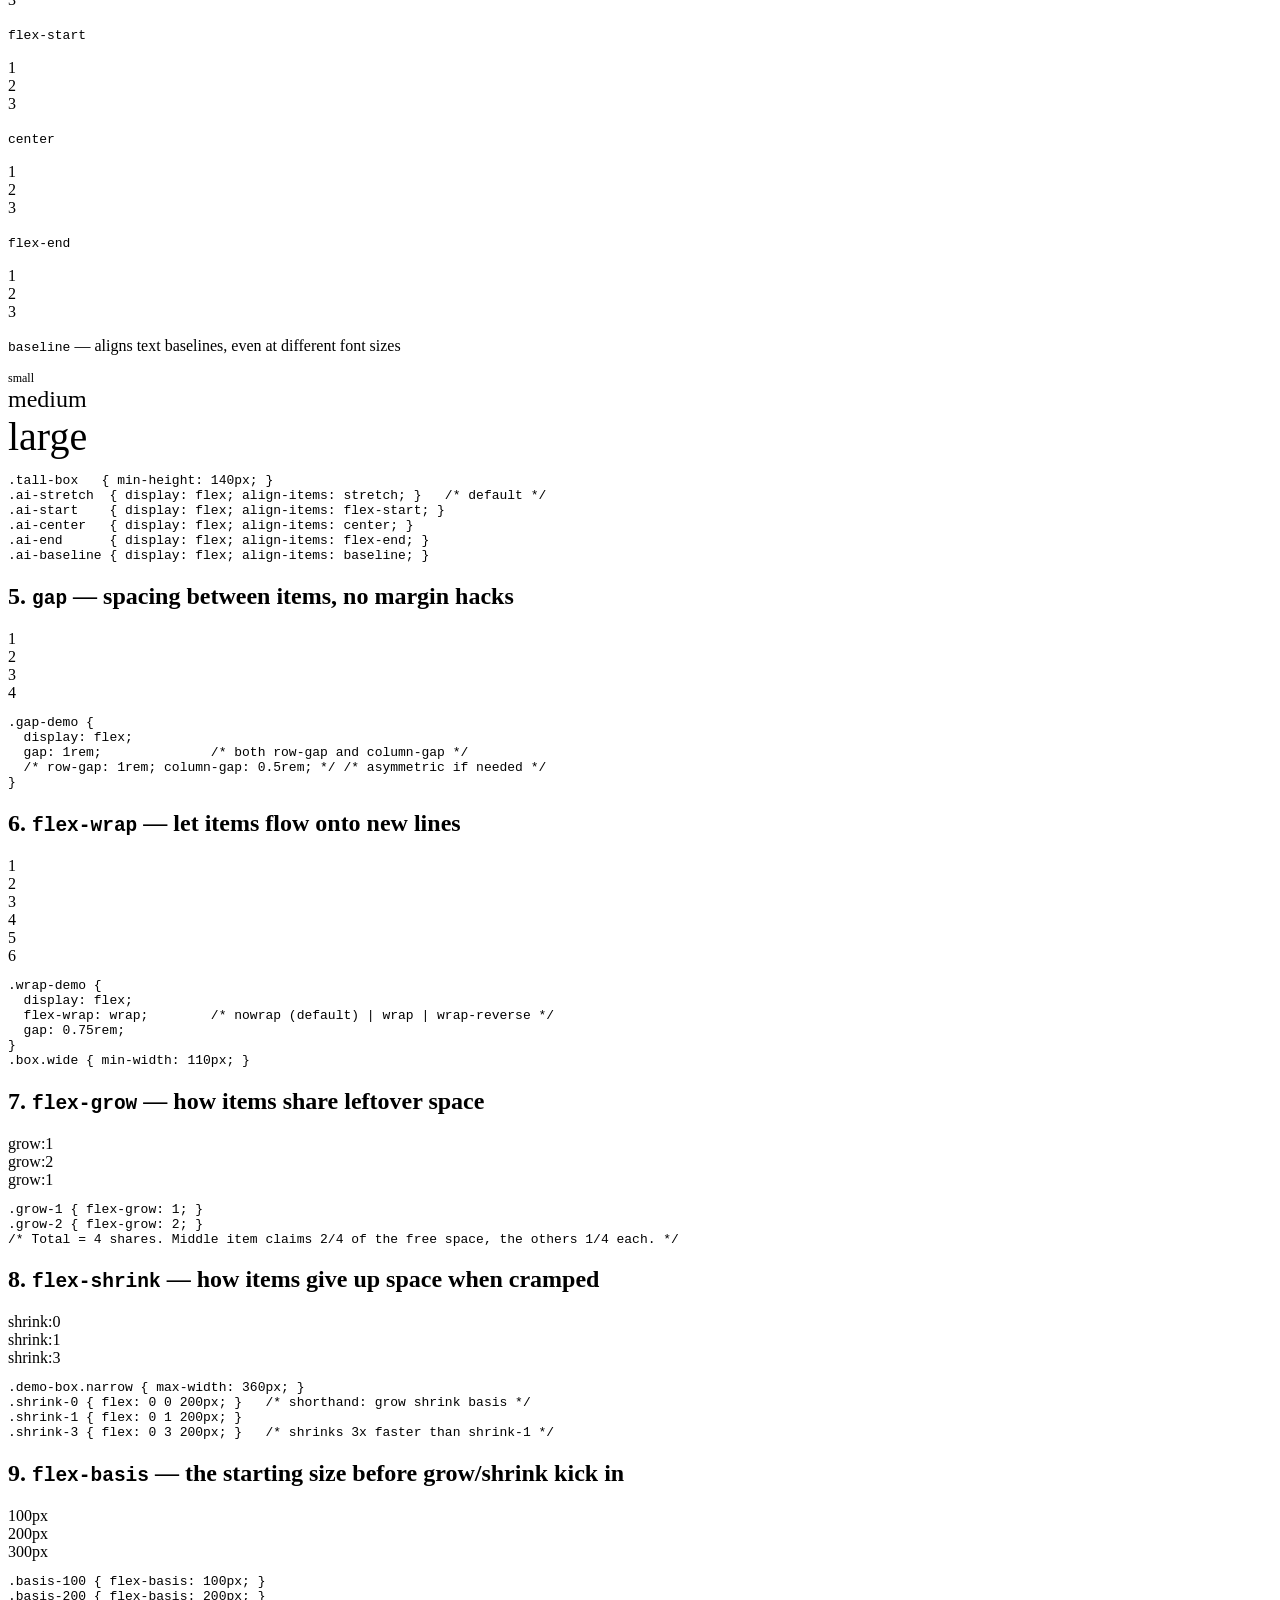
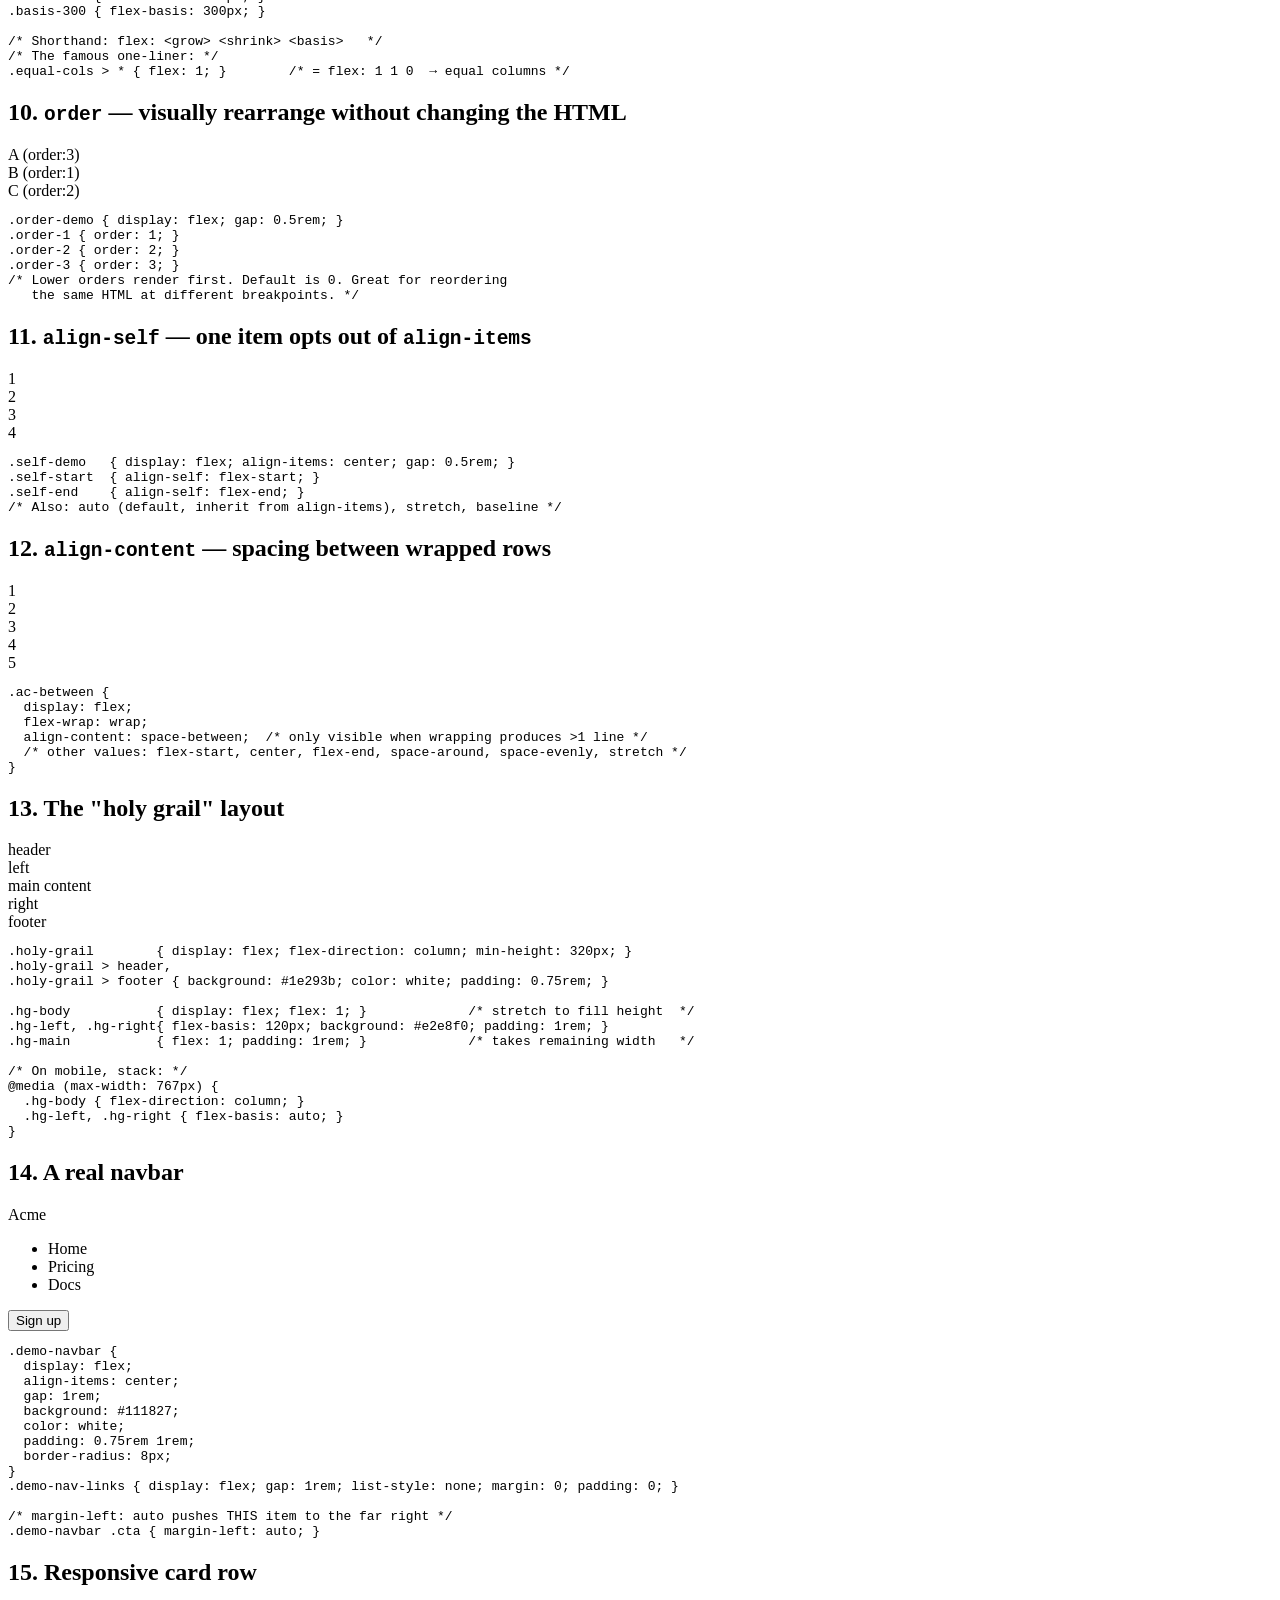
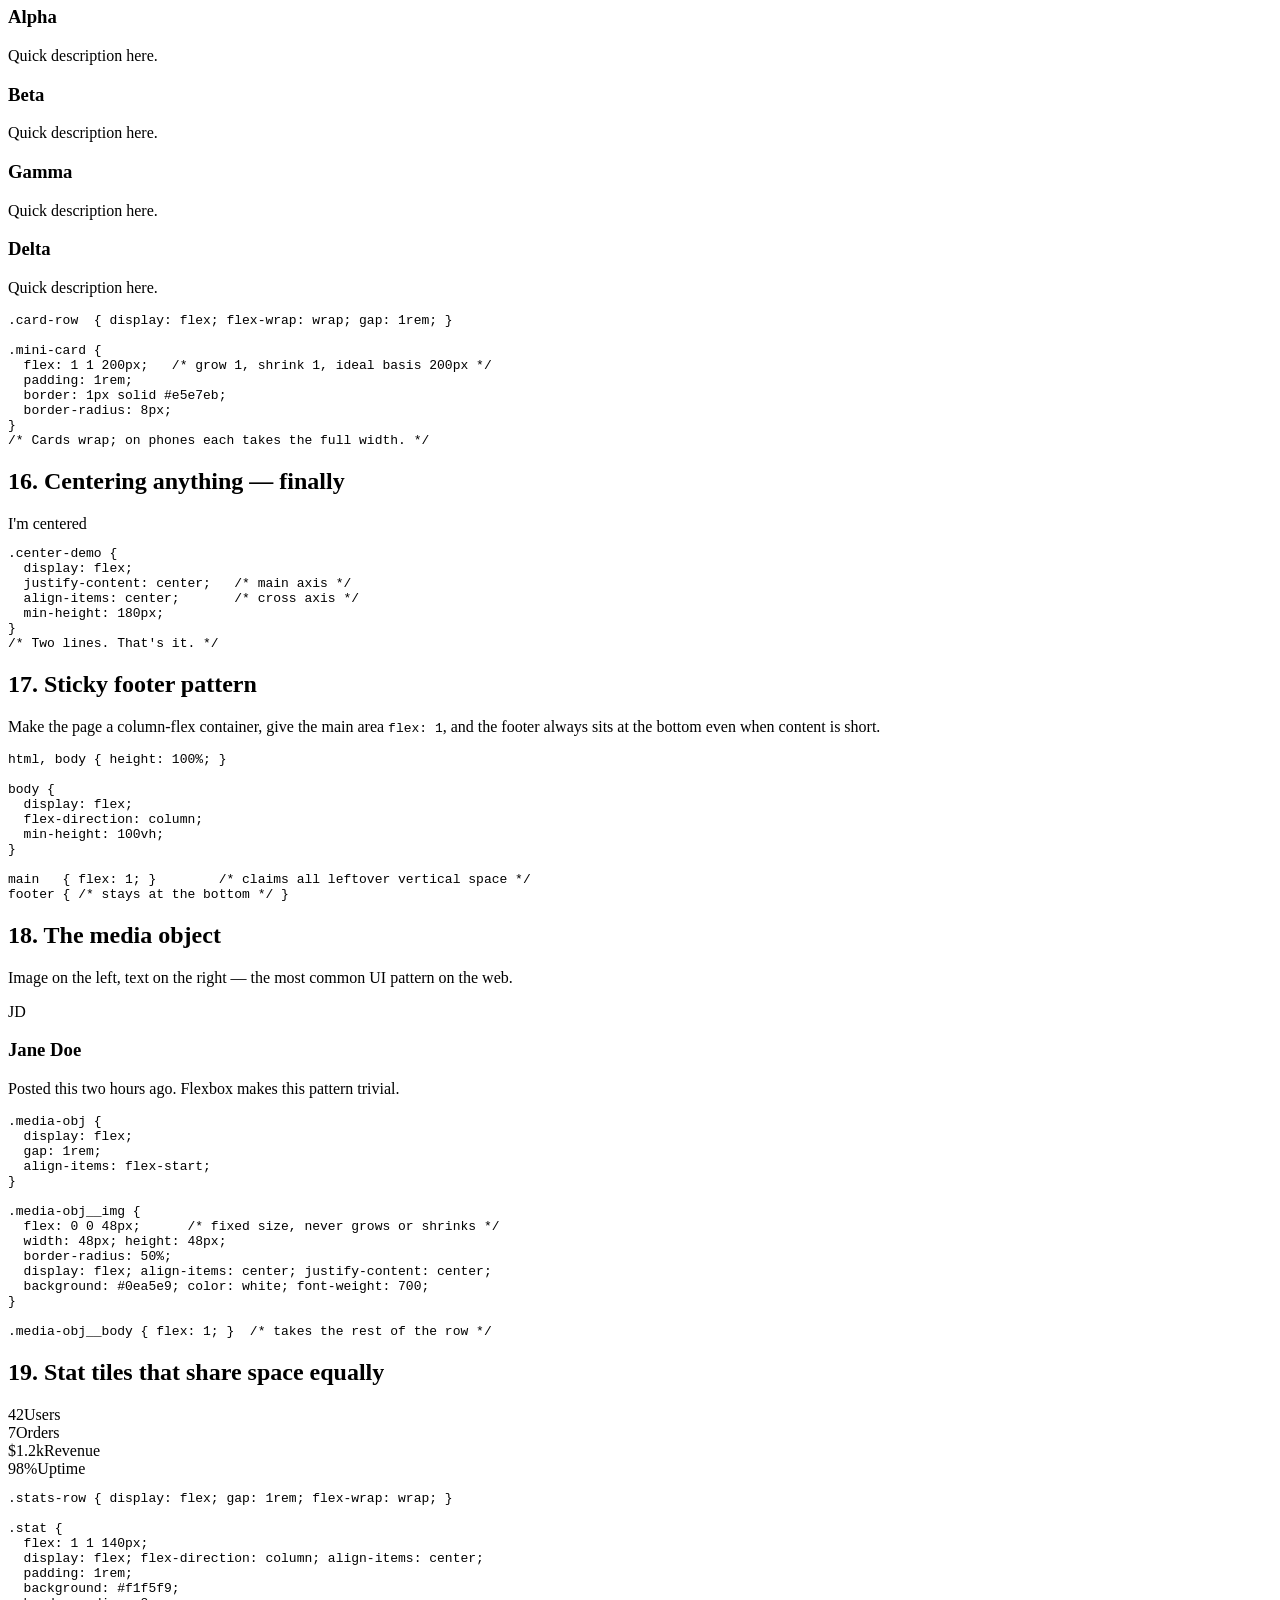
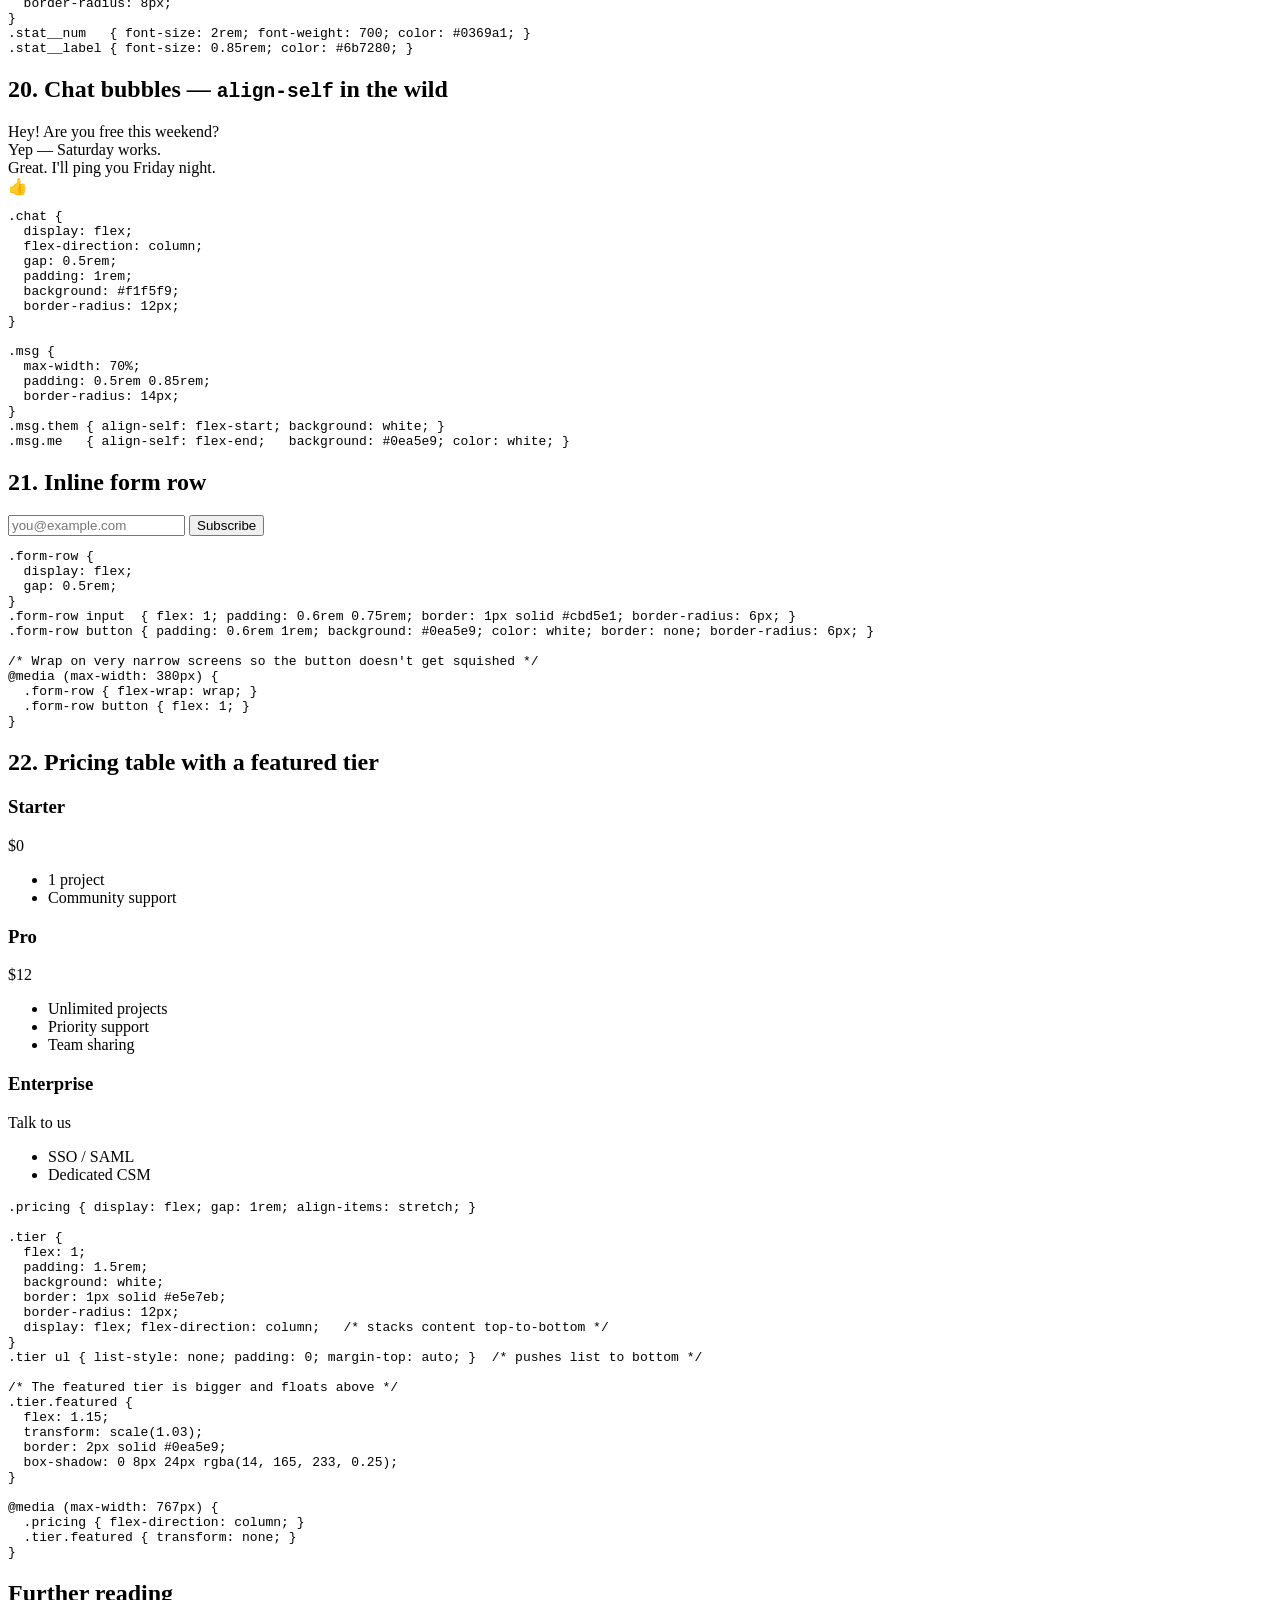
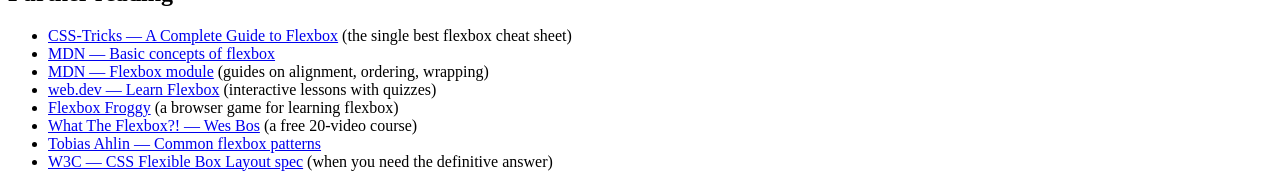
<file: src/main/resources/templates/flexbox.html>
<!DOCTYPE html>
<html lang="en" xmlns:th="http://www.thymeleaf.org">
<head th:replace="~{fragments/layout :: head('Flexbox')}"></head>
<body>
<header th:replace="~{fragments/layout :: header}"></header>

<main class="container">
    <h1>Flexbox</h1>
    <p class="lead">
        Flexbox lays items out along a single axis (a row or a column) and gives you
        powerful tools for alignment, distribution, and resizing. Every example below
        is live and shows the exact CSS it uses.
    </p>

    <nav class="toc">
        <strong>Examples:</strong>
        <a href="#ex1">1. Row basics</a>
        <a href="#ex2">2. Column</a>
        <a href="#ex3">3. justify-content</a>
        <a href="#ex4">4. align-items</a>
        <a href="#ex5">5. gap</a>
        <a href="#ex6">6. flex-wrap</a>
        <a href="#ex7">7. flex-grow</a>
        <a href="#ex8">8. flex-shrink</a>
        <a href="#ex9">9. flex-basis</a>
        <a href="#ex10">10. order</a>
        <a href="#ex11">11. align-self</a>
        <a href="#ex12">12. align-content</a>
        <a href="#ex13">13. Holy grail</a>
        <a href="#ex14">14. Navbar</a>
        <a href="#ex15">15. Card row</a>
        <a href="#ex16">16. Centering</a>
        <a href="#ex17">17. Sticky footer</a>
        <a href="#ex18">18. Media object</a>
        <a href="#ex19">19. Stat tiles</a>
        <a href="#ex20">20. Chat bubbles</a>
        <a href="#ex21">21. Form row</a>
        <a href="#ex22">22. Pricing table</a>
    </nav>

    <!-- 1 -->
    <section class="example" id="ex1">
        <h2>1. Row basics — <code>display: flex</code></h2>
        <p>Adding <code>display: flex</code> to a container turns its children into flex items, laid out in a row.</p>
        <div class="flex-row demo-box">
            <div class="box">1</div>
            <div class="box">2</div>
            <div class="box">3</div>
        </div>
<pre><code>.flex-row { display: flex; }

.box {
  background: #0ea5e9;
  color: white;
  padding: 1rem 1.25rem;
  border-radius: 6px;
  font-weight: 600;
}</code></pre>
    </section>

    <!-- 2 -->
    <section class="example" id="ex2">
        <h2>2. Column — <code>flex-direction: column</code></h2>
        <div class="flex-col demo-box">
            <div class="box">1</div>
            <div class="box">2</div>
            <div class="box">3</div>
        </div>
<pre><code>.flex-col {
  display: flex;
  flex-direction: column;
  gap: 0.5rem;
}
/* Other values: row (default), row-reverse, column-reverse */</code></pre>
    </section>

    <!-- 3 -->
    <section class="example" id="ex3">
        <h2>3. <code>justify-content</code> — alignment along the main axis</h2>

        <p><code>flex-start</code> (default)</p>
        <div class="flex-row jc-start demo-box"><div class="box">1</div><div class="box">2</div><div class="box">3</div></div>

        <p><code>center</code></p>
        <div class="flex-row jc-center demo-box"><div class="box">1</div><div class="box">2</div><div class="box">3</div></div>

        <p><code>flex-end</code></p>
        <div class="flex-row jc-end demo-box"><div class="box">1</div><div class="box">2</div><div class="box">3</div></div>

        <p><code>space-between</code></p>
        <div class="flex-row jc-between demo-box"><div class="box">1</div><div class="box">2</div><div class="box">3</div></div>

        <p><code>space-around</code></p>
        <div class="flex-row jc-around demo-box"><div class="box">1</div><div class="box">2</div><div class="box">3</div></div>

        <p><code>space-evenly</code></p>
        <div class="flex-row jc-evenly demo-box"><div class="box">1</div><div class="box">2</div><div class="box">3</div></div>
<pre><code>.jc-start   { display: flex; justify-content: flex-start; }    /* default */
.jc-center  { display: flex; justify-content: center; }
.jc-end     { display: flex; justify-content: flex-end; }
.jc-between { display: flex; justify-content: space-between; }  /* first &amp; last stick to edges */
.jc-around  { display: flex; justify-content: space-around; }   /* equal space around each */
.jc-evenly  { display: flex; justify-content: space-evenly; }   /* equal gaps everywhere */</code></pre>
    </section>

    <!-- 4 -->
    <section class="example" id="ex4">
        <h2>4. <code>align-items</code> — alignment along the cross axis</h2>

        <p><code>stretch</code> (default) — items fill container height</p>
        <div class="flex-row ai-stretch tall-box"><div class="box">1</div><div class="box">2</div><div class="box">3</div></div>

        <p><code>flex-start</code></p>
        <div class="flex-row ai-start tall-box"><div class="box">1</div><div class="box">2</div><div class="box">3</div></div>

        <p><code>center</code></p>
        <div class="flex-row ai-center tall-box"><div class="box">1</div><div class="box">2</div><div class="box">3</div></div>

        <p><code>flex-end</code></p>
        <div class="flex-row ai-end tall-box"><div class="box">1</div><div class="box">2</div><div class="box">3</div></div>

        <p><code>baseline</code> — aligns text baselines, even at different font sizes</p>
        <div class="flex-row ai-baseline tall-box">
            <div class="box" style="font-size: 0.75rem;">small</div>
            <div class="box" style="font-size: 1.5rem;">medium</div>
            <div class="box" style="font-size: 2.5rem;">large</div>
        </div>
<pre><code>.tall-box   { min-height: 140px; }
.ai-stretch  { display: flex; align-items: stretch; }   /* default */
.ai-start    { display: flex; align-items: flex-start; }
.ai-center   { display: flex; align-items: center; }
.ai-end      { display: flex; align-items: flex-end; }
.ai-baseline { display: flex; align-items: baseline; }</code></pre>
    </section>

    <!-- 5 -->
    <section class="example" id="ex5">
        <h2>5. <code>gap</code> — spacing between items, no margin hacks</h2>
        <div class="flex-row gap-demo demo-box">
            <div class="box">1</div><div class="box">2</div><div class="box">3</div><div class="box">4</div>
        </div>
<pre><code>.gap-demo {
  display: flex;
  gap: 1rem;              /* both row-gap and column-gap */
  /* row-gap: 1rem; column-gap: 0.5rem; */ /* asymmetric if needed */
}</code></pre>
    </section>

    <!-- 6 -->
    <section class="example" id="ex6">
        <h2>6. <code>flex-wrap</code> — let items flow onto new lines</h2>
        <div class="flex-row wrap-demo demo-box">
            <div class="box wide">1</div><div class="box wide">2</div><div class="box wide">3</div>
            <div class="box wide">4</div><div class="box wide">5</div><div class="box wide">6</div>
        </div>
<pre><code>.wrap-demo {
  display: flex;
  flex-wrap: wrap;        /* nowrap (default) | wrap | wrap-reverse */
  gap: 0.75rem;
}
.box.wide { min-width: 110px; }</code></pre>
    </section>

    <!-- 7 -->
    <section class="example" id="ex7">
        <h2>7. <code>flex-grow</code> — how items share leftover space</h2>
        <div class="flex-row demo-box">
            <div class="box grow-1">grow:1</div>
            <div class="box grow-2">grow:2</div>
            <div class="box grow-1">grow:1</div>
        </div>
<pre><code>.grow-1 { flex-grow: 1; }
.grow-2 { flex-grow: 2; }
/* Total = 4 shares. Middle item claims 2/4 of the free space, the others 1/4 each. */</code></pre>
    </section>

    <!-- 8 -->
    <section class="example" id="ex8">
        <h2>8. <code>flex-shrink</code> — how items give up space when cramped</h2>
        <div class="flex-row demo-box narrow">
            <div class="box shrink-0">shrink:0</div>
            <div class="box shrink-1">shrink:1</div>
            <div class="box shrink-3">shrink:3</div>
        </div>
<pre><code>.demo-box.narrow { max-width: 360px; }
.shrink-0 { flex: 0 0 200px; }   /* shorthand: grow shrink basis */
.shrink-1 { flex: 0 1 200px; }
.shrink-3 { flex: 0 3 200px; }   /* shrinks 3x faster than shrink-1 */</code></pre>
    </section>

    <!-- 9 -->
    <section class="example" id="ex9">
        <h2>9. <code>flex-basis</code> — the starting size before grow/shrink kick in</h2>
        <div class="flex-row demo-box">
            <div class="box basis-100">100px</div>
            <div class="box basis-200">200px</div>
            <div class="box basis-300">300px</div>
        </div>
<pre><code>.basis-100 { flex-basis: 100px; }
.basis-200 { flex-basis: 200px; }
.basis-300 { flex-basis: 300px; }

/* Shorthand: flex: &lt;grow&gt; &lt;shrink&gt; &lt;basis&gt;   */
/* The famous one-liner: */
.equal-cols &gt; * { flex: 1; }        /* = flex: 1 1 0  → equal columns */</code></pre>
    </section>

    <!-- 10 -->
    <section class="example" id="ex10">
        <h2>10. <code>order</code> — visually rearrange without changing the HTML</h2>
        <div class="flex-row demo-box order-demo">
            <div class="box order-3">A (order:3)</div>
            <div class="box order-1">B (order:1)</div>
            <div class="box order-2">C (order:2)</div>
        </div>
<pre><code>.order-demo { display: flex; gap: 0.5rem; }
.order-1 { order: 1; }
.order-2 { order: 2; }
.order-3 { order: 3; }
/* Lower orders render first. Default is 0. Great for reordering
   the same HTML at different breakpoints. */</code></pre>
    </section>

    <!-- 11 -->
    <section class="example" id="ex11">
        <h2>11. <code>align-self</code> — one item opts out of <code>align-items</code></h2>
        <div class="flex-row ai-center tall-box self-demo">
            <div class="box">1</div>
            <div class="box self-start">2</div>
            <div class="box self-end">3</div>
            <div class="box">4</div>
        </div>
<pre><code>.self-demo   { display: flex; align-items: center; gap: 0.5rem; }
.self-start  { align-self: flex-start; }
.self-end    { align-self: flex-end; }
/* Also: auto (default, inherit from align-items), stretch, baseline */</code></pre>
    </section>

    <!-- 12 -->
    <section class="example" id="ex12">
        <h2>12. <code>align-content</code> — spacing between wrapped rows</h2>
        <div class="flex-row wrap-demo ac-between tall-box">
            <div class="box wide">1</div><div class="box wide">2</div><div class="box wide">3</div>
            <div class="box wide">4</div><div class="box wide">5</div>
        </div>
<pre><code>.ac-between {
  display: flex;
  flex-wrap: wrap;
  align-content: space-between;  /* only visible when wrapping produces &gt;1 line */
  /* other values: flex-start, center, flex-end, space-around, space-evenly, stretch */
}</code></pre>
    </section>

    <!-- 13 -->
    <section class="example" id="ex13">
        <h2>13. The "holy grail" layout</h2>
        <div class="holy-grail">
            <header>header</header>
            <div class="hg-body">
                <aside class="hg-left">left</aside>
                <main class="hg-main">main content</main>
                <aside class="hg-right">right</aside>
            </div>
            <footer>footer</footer>
        </div>
<pre><code>.holy-grail        { display: flex; flex-direction: column; min-height: 320px; }
.holy-grail &gt; header,
.holy-grail &gt; footer { background: #1e293b; color: white; padding: 0.75rem; }

.hg-body           { display: flex; flex: 1; }             /* stretch to fill height  */
.hg-left, .hg-right{ flex-basis: 120px; background: #e2e8f0; padding: 1rem; }
.hg-main           { flex: 1; padding: 1rem; }             /* takes remaining width   */

/* On mobile, stack: */
@media (max-width: 767px) {
  .hg-body { flex-direction: column; }
  .hg-left, .hg-right { flex-basis: auto; }
}</code></pre>
    </section>

    <!-- 14 -->
    <section class="example" id="ex14">
        <h2>14. A real navbar</h2>
        <nav class="demo-navbar">
            <a class="logo">Acme</a>
            <ul class="demo-nav-links">
                <li><a>Home</a></li>
                <li><a>Pricing</a></li>
                <li><a>Docs</a></li>
            </ul>
            <button class="cta">Sign up</button>
        </nav>
<pre><code>.demo-navbar {
  display: flex;
  align-items: center;
  gap: 1rem;
  background: #111827;
  color: white;
  padding: 0.75rem 1rem;
  border-radius: 8px;
}
.demo-nav-links { display: flex; gap: 1rem; list-style: none; margin: 0; padding: 0; }

/* margin-left: auto pushes THIS item to the far right */
.demo-navbar .cta { margin-left: auto; }</code></pre>
    </section>

    <!-- 15 -->
    <section class="example" id="ex15">
        <h2>15. Responsive card row</h2>
        <div class="card-row">
            <div class="mini-card"><h3>Alpha</h3><p>Quick description here.</p></div>
            <div class="mini-card"><h3>Beta</h3><p>Quick description here.</p></div>
            <div class="mini-card"><h3>Gamma</h3><p>Quick description here.</p></div>
            <div class="mini-card"><h3>Delta</h3><p>Quick description here.</p></div>
        </div>
<pre><code>.card-row  { display: flex; flex-wrap: wrap; gap: 1rem; }

.mini-card {
  flex: 1 1 200px;   /* grow 1, shrink 1, ideal basis 200px */
  padding: 1rem;
  border: 1px solid #e5e7eb;
  border-radius: 8px;
}
/* Cards wrap; on phones each takes the full width. */</code></pre>
    </section>

    <!-- 16 -->
    <section class="example" id="ex16">
        <h2>16. Centering anything — finally</h2>
        <div class="center-demo">
            <div class="box">I'm centered</div>
        </div>
<pre><code>.center-demo {
  display: flex;
  justify-content: center;   /* main axis */
  align-items: center;       /* cross axis */
  min-height: 180px;
}
/* Two lines. That's it. */</code></pre>
    </section>

    <!-- 17 -->
    <section class="example" id="ex17">
        <h2>17. Sticky footer pattern</h2>
        <p>Make the page a column-flex container, give the main area
           <code>flex: 1</code>, and the footer always sits at the bottom even when
           content is short.</p>
<pre><code>html, body { height: 100%; }

body {
  display: flex;
  flex-direction: column;
  min-height: 100vh;
}

main   { flex: 1; }        /* claims all leftover vertical space */
footer { /* stays at the bottom */ }</code></pre>
    </section>

    <!-- 18 -->
    <section class="example" id="ex18">
        <h2>18. The media object</h2>
        <p>Image on the left, text on the right — the most common UI pattern on the web.</p>
        <div class="media-obj">
            <div class="media-obj__img">JD</div>
            <div class="media-obj__body">
                <h3>Jane Doe</h3>
                <p>Posted this two hours ago. Flexbox makes this pattern trivial.</p>
            </div>
        </div>
<pre><code>.media-obj {
  display: flex;
  gap: 1rem;
  align-items: flex-start;
}

.media-obj__img {
  flex: 0 0 48px;      /* fixed size, never grows or shrinks */
  width: 48px; height: 48px;
  border-radius: 50%;
  display: flex; align-items: center; justify-content: center;
  background: #0ea5e9; color: white; font-weight: 700;
}

.media-obj__body { flex: 1; }  /* takes the rest of the row */</code></pre>
    </section>

    <!-- 19 -->
    <section class="example" id="ex19">
        <h2>19. Stat tiles that share space equally</h2>
        <div class="stats-row">
            <div class="stat"><span class="stat__num">42</span><span class="stat__label">Users</span></div>
            <div class="stat"><span class="stat__num">7</span><span class="stat__label">Orders</span></div>
            <div class="stat"><span class="stat__num">$1.2k</span><span class="stat__label">Revenue</span></div>
            <div class="stat"><span class="stat__num">98%</span><span class="stat__label">Uptime</span></div>
        </div>
<pre><code>.stats-row { display: flex; gap: 1rem; flex-wrap: wrap; }

.stat {
  flex: 1 1 140px;
  display: flex; flex-direction: column; align-items: center;
  padding: 1rem;
  background: #f1f5f9;
  border-radius: 8px;
}
.stat__num   { font-size: 2rem; font-weight: 700; color: #0369a1; }
.stat__label { font-size: 0.85rem; color: #6b7280; }</code></pre>
    </section>

    <!-- 20 -->
    <section class="example" id="ex20">
        <h2>20. Chat bubbles — <code>align-self</code> in the wild</h2>
        <div class="chat">
            <div class="msg them">Hey! Are you free this weekend?</div>
            <div class="msg me">Yep — Saturday works.</div>
            <div class="msg them">Great. I'll ping you Friday night.</div>
            <div class="msg me">👍</div>
        </div>
<pre><code>.chat {
  display: flex;
  flex-direction: column;
  gap: 0.5rem;
  padding: 1rem;
  background: #f1f5f9;
  border-radius: 12px;
}

.msg {
  max-width: 70%;
  padding: 0.5rem 0.85rem;
  border-radius: 14px;
}
.msg.them { align-self: flex-start; background: white; }
.msg.me   { align-self: flex-end;   background: #0ea5e9; color: white; }</code></pre>
    </section>

    <!-- 21 -->
    <section class="example" id="ex21">
        <h2>21. Inline form row</h2>
        <form class="form-row" onsubmit="event.preventDefault()">
            <input type="email" placeholder="you@example.com"/>
            <button type="submit">Subscribe</button>
        </form>
<pre><code>.form-row {
  display: flex;
  gap: 0.5rem;
}
.form-row input  { flex: 1; padding: 0.6rem 0.75rem; border: 1px solid #cbd5e1; border-radius: 6px; }
.form-row button { padding: 0.6rem 1rem; background: #0ea5e9; color: white; border: none; border-radius: 6px; }

/* Wrap on very narrow screens so the button doesn't get squished */
@media (max-width: 380px) {
  .form-row { flex-wrap: wrap; }
  .form-row button { flex: 1; }
}</code></pre>
    </section>

    <!-- 22 -->
    <section class="example" id="ex22">
        <h2>22. Pricing table with a featured tier</h2>
        <div class="pricing">
            <div class="tier">
                <h3>Starter</h3><p class="price">$0</p>
                <ul><li>1 project</li><li>Community support</li></ul>
            </div>
            <div class="tier featured">
                <h3>Pro</h3><p class="price">$12</p>
                <ul><li>Unlimited projects</li><li>Priority support</li><li>Team sharing</li></ul>
            </div>
            <div class="tier">
                <h3>Enterprise</h3><p class="price">Talk to us</p>
                <ul><li>SSO / SAML</li><li>Dedicated CSM</li></ul>
            </div>
        </div>
<pre><code>.pricing { display: flex; gap: 1rem; align-items: stretch; }

.tier {
  flex: 1;
  padding: 1.5rem;
  background: white;
  border: 1px solid #e5e7eb;
  border-radius: 12px;
  display: flex; flex-direction: column;   /* stacks content top-to-bottom */
}
.tier ul { list-style: none; padding: 0; margin-top: auto; }  /* pushes list to bottom */

/* The featured tier is bigger and floats above */
.tier.featured {
  flex: 1.15;
  transform: scale(1.03);
  border: 2px solid #0ea5e9;
  box-shadow: 0 8px 24px rgba(14, 165, 233, 0.25);
}

@media (max-width: 767px) {
  .pricing { flex-direction: column; }
  .tier.featured { transform: none; }
}</code></pre>
    </section>

    <section class="references">
        <h2>Further reading</h2>
        <ul>
            <li><a href="https://css-tricks.com/snippets/css/a-guide-to-flexbox/">CSS-Tricks — A Complete Guide to Flexbox</a> <span class="source">(the single best flexbox cheat sheet)</span></li>
            <li><a href="https://developer.mozilla.org/en-US/docs/Web/CSS/CSS_flexible_box_layout/Basic_concepts_of_flexbox">MDN — Basic concepts of flexbox</a></li>
            <li><a href="https://developer.mozilla.org/en-US/docs/Web/CSS/CSS_flexible_box_layout">MDN — Flexbox module</a> (guides on alignment, ordering, wrapping)</li>
            <li><a href="https://web.dev/learn/css/flexbox">web.dev — Learn Flexbox</a> <span class="source">(interactive lessons with quizzes)</span></li>
            <li><a href="https://flexboxfroggy.com/">Flexbox Froggy</a> <span class="source">(a browser game for learning flexbox)</span></li>
            <li><a href="https://flexbox.io/">What The Flexbox?! — Wes Bos</a> <span class="source">(a free 20-video course)</span></li>
            <li><a href="https://tobiasahlin.com/blog/common-flexbox-patterns/">Tobias Ahlin — Common flexbox patterns</a></li>
            <li><a href="https://drafts.csswg.org/css-flexbox/">W3C — CSS Flexible Box Layout spec</a> <span class="source">(when you need the definitive answer)</span></li>
        </ul>
    </section>
</main>

<footer th:replace="~{fragments/layout :: footer}"></footer>
</body>
</html>
</file>
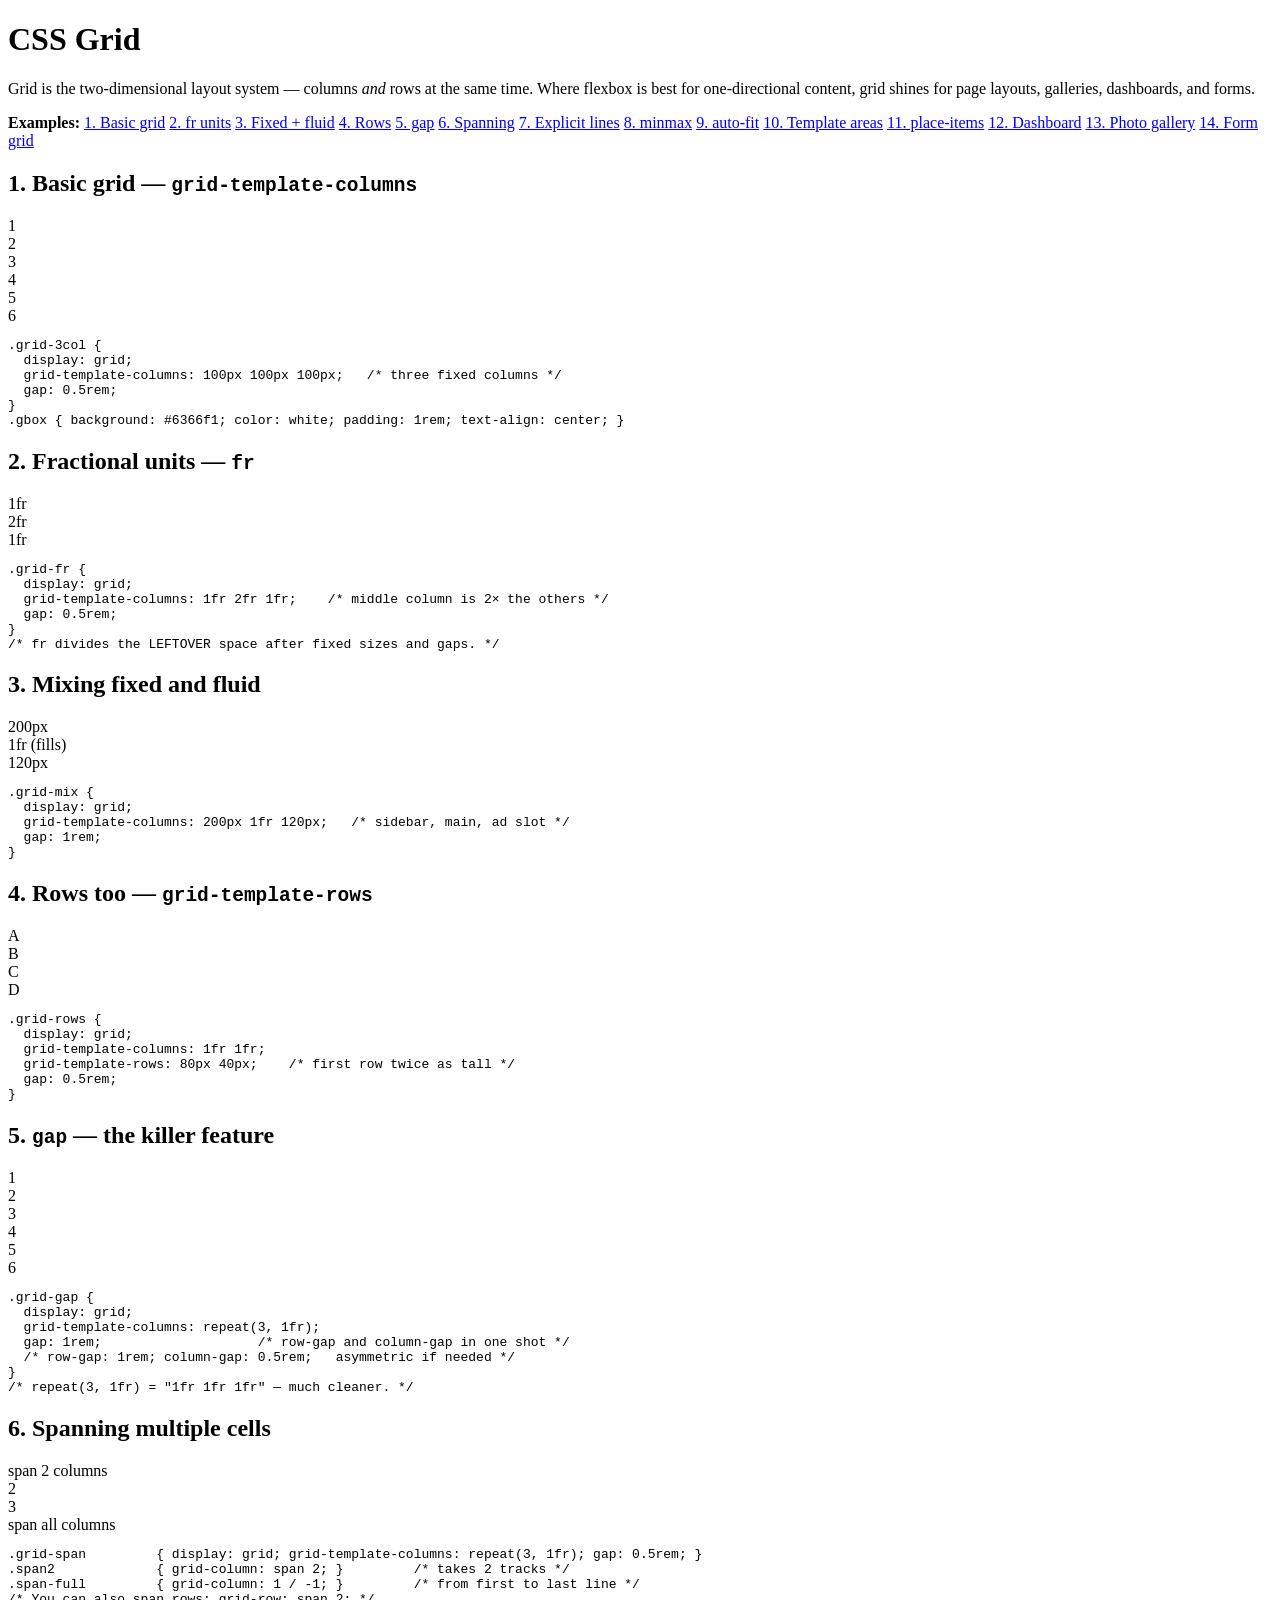
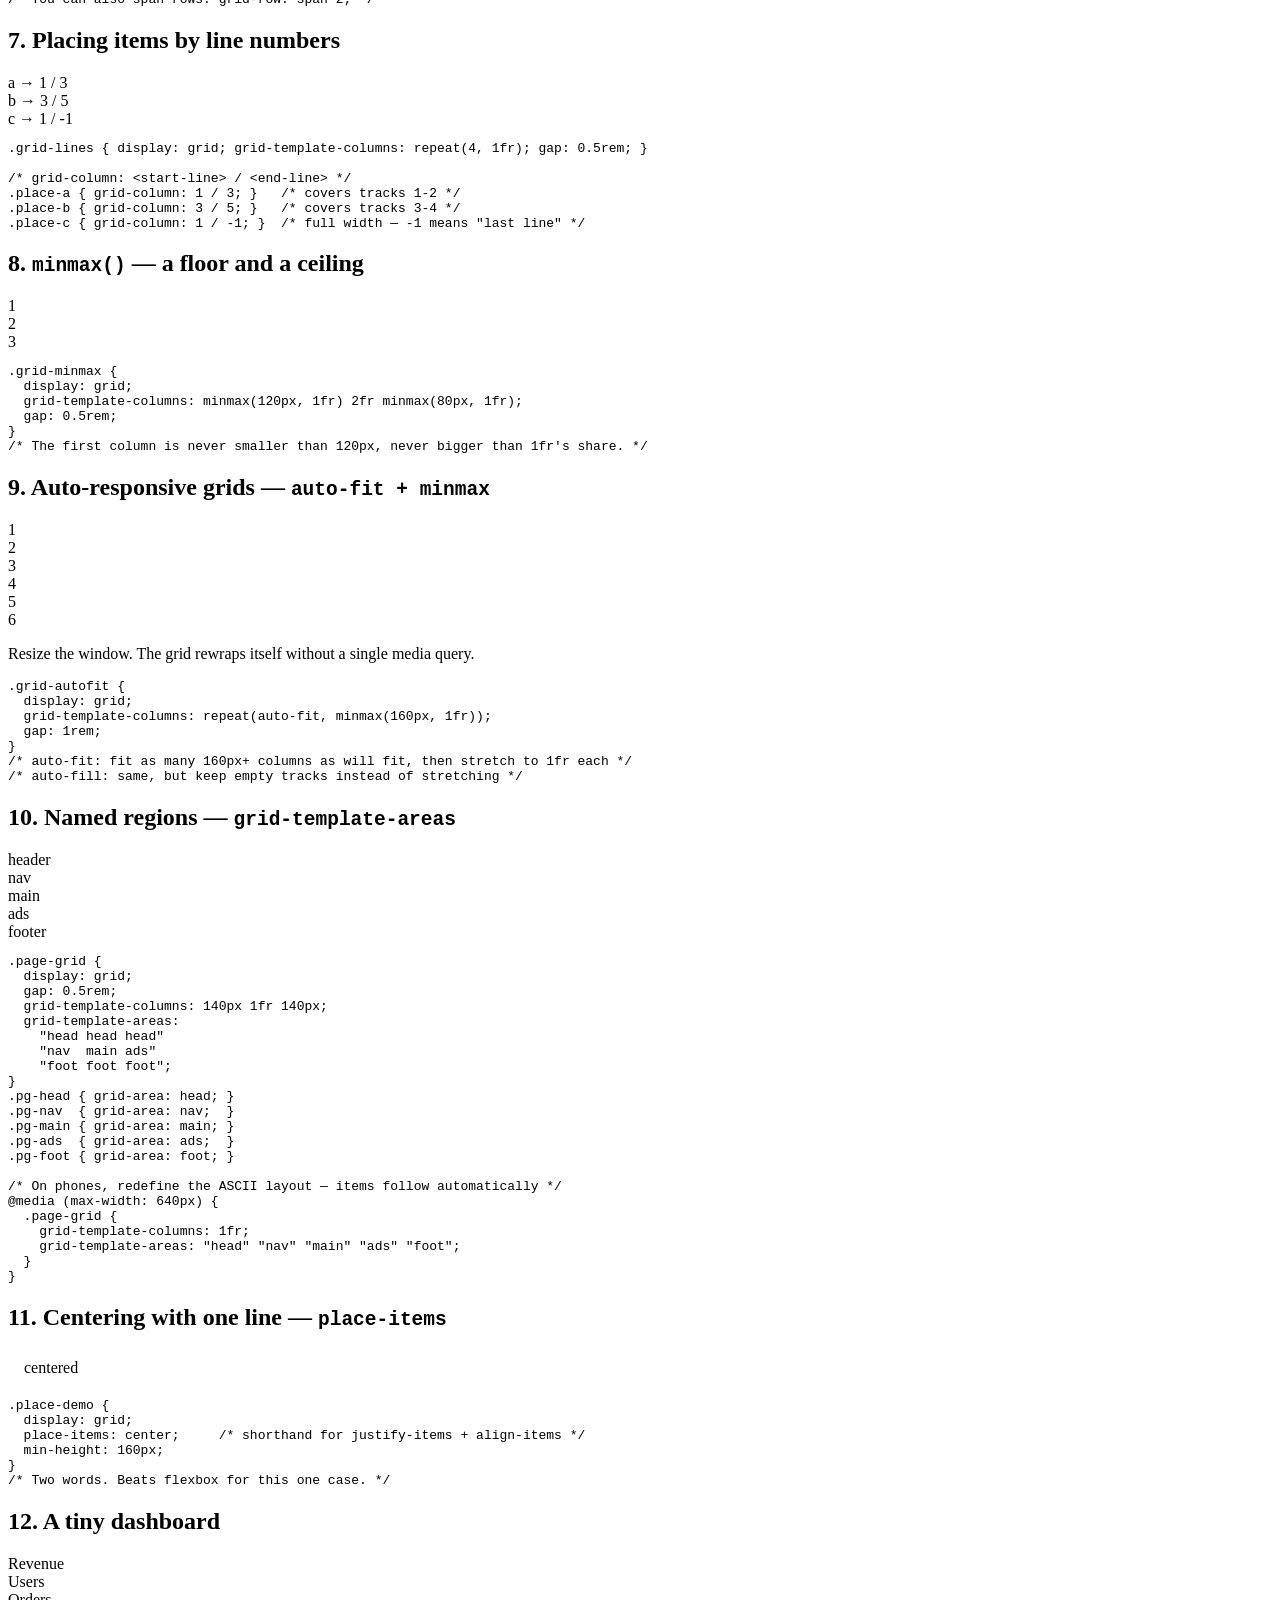
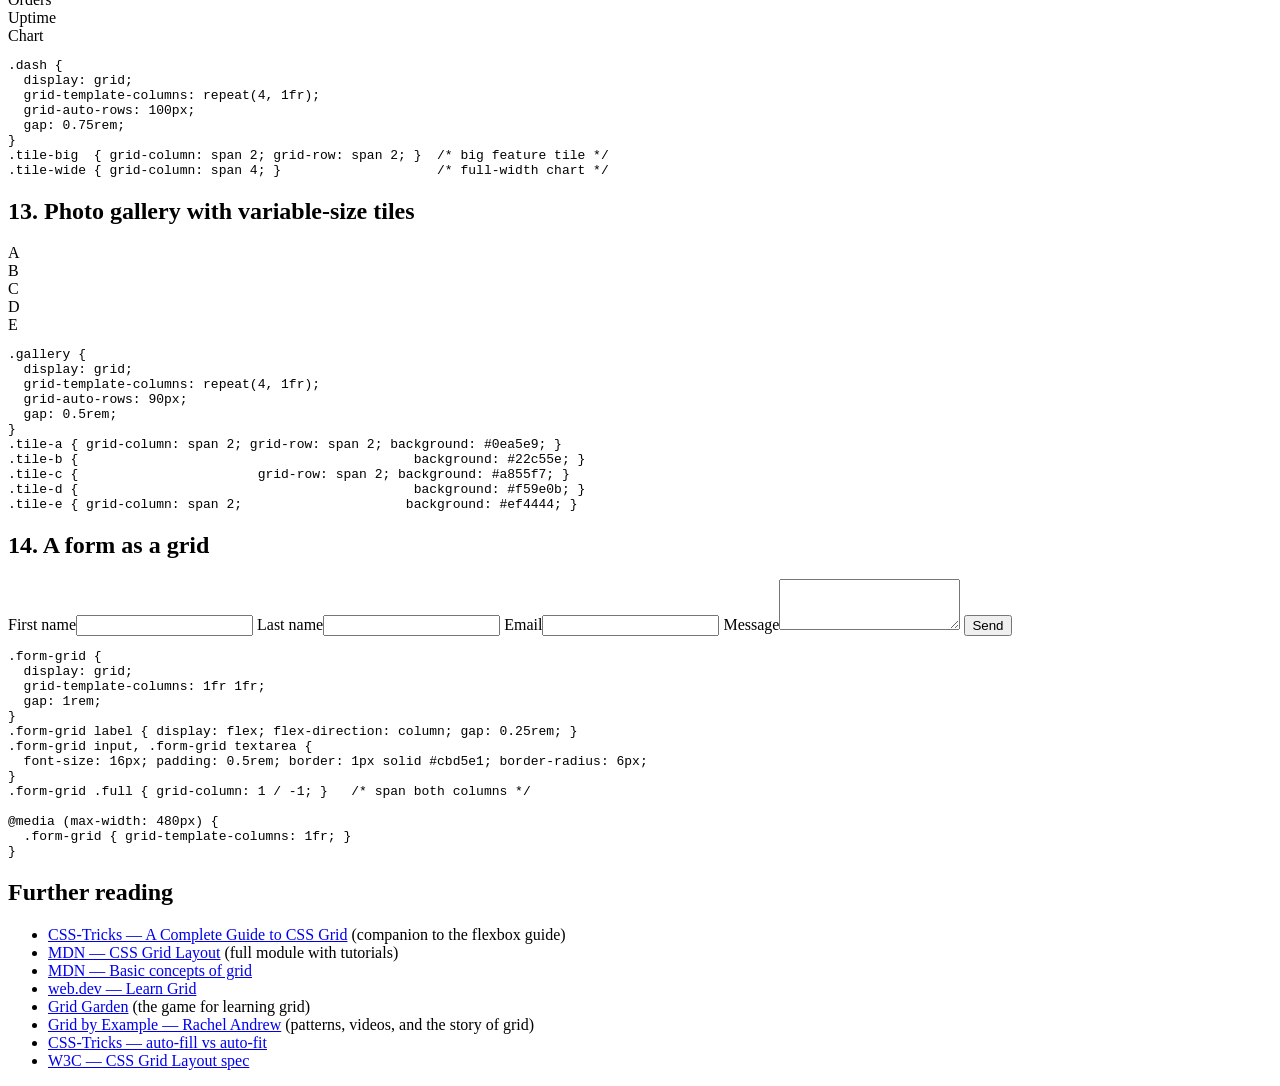
<file: src/main/resources/templates/grid.html>
<!DOCTYPE html>
<html lang="en" xmlns:th="http://www.thymeleaf.org">
<head th:replace="~{fragments/layout :: head('CSS Grid')}"></head>
<body>
<header th:replace="~{fragments/layout :: header}"></header>

<main class="container">
    <h1>CSS Grid</h1>
    <p class="lead">
        Grid is the two-dimensional layout system — columns <em>and</em> rows at the same time.
        Where flexbox is best for one-directional content, grid shines for page layouts,
        galleries, dashboards, and forms.
    </p>

    <nav class="toc">
        <strong>Examples:</strong>
        <a href="#g1">1. Basic grid</a>
        <a href="#g2">2. fr units</a>
        <a href="#g3">3. Fixed + fluid</a>
        <a href="#g4">4. Rows</a>
        <a href="#g5">5. gap</a>
        <a href="#g6">6. Spanning</a>
        <a href="#g7">7. Explicit lines</a>
        <a href="#g8">8. minmax</a>
        <a href="#g9">9. auto-fit</a>
        <a href="#g10">10. Template areas</a>
        <a href="#g11">11. place-items</a>
        <a href="#g12">12. Dashboard</a>
        <a href="#g13">13. Photo gallery</a>
        <a href="#g14">14. Form grid</a>
    </nav>

    <!-- 1 -->
    <section class="example" id="g1">
        <h2>1. Basic grid — <code>grid-template-columns</code></h2>
        <div class="grid-3col demo-box">
            <div class="gbox">1</div><div class="gbox">2</div><div class="gbox">3</div>
            <div class="gbox">4</div><div class="gbox">5</div><div class="gbox">6</div>
        </div>
<pre><code>.grid-3col {
  display: grid;
  grid-template-columns: 100px 100px 100px;   /* three fixed columns */
  gap: 0.5rem;
}
.gbox { background: #6366f1; color: white; padding: 1rem; text-align: center; }</code></pre>
    </section>

    <!-- 2 -->
    <section class="example" id="g2">
        <h2>2. Fractional units — <code>fr</code></h2>
        <div class="grid-fr demo-box">
            <div class="gbox">1fr</div><div class="gbox">2fr</div><div class="gbox">1fr</div>
        </div>
<pre><code>.grid-fr {
  display: grid;
  grid-template-columns: 1fr 2fr 1fr;    /* middle column is 2× the others */
  gap: 0.5rem;
}
/* fr divides the LEFTOVER space after fixed sizes and gaps. */</code></pre>
    </section>

    <!-- 3 -->
    <section class="example" id="g3">
        <h2>3. Mixing fixed and fluid</h2>
        <div class="grid-mix demo-box">
            <aside class="gbox">200px</aside>
            <main class="gbox">1fr (fills)</main>
            <div class="gbox">120px</div>
        </div>
<pre><code>.grid-mix {
  display: grid;
  grid-template-columns: 200px 1fr 120px;   /* sidebar, main, ad slot */
  gap: 1rem;
}</code></pre>
    </section>

    <!-- 4 -->
    <section class="example" id="g4">
        <h2>4. Rows too — <code>grid-template-rows</code></h2>
        <div class="grid-rows demo-box">
            <div class="gbox">A</div><div class="gbox">B</div>
            <div class="gbox">C</div><div class="gbox">D</div>
        </div>
<pre><code>.grid-rows {
  display: grid;
  grid-template-columns: 1fr 1fr;
  grid-template-rows: 80px 40px;    /* first row twice as tall */
  gap: 0.5rem;
}</code></pre>
    </section>

    <!-- 5 -->
    <section class="example" id="g5">
        <h2>5. <code>gap</code> — the killer feature</h2>
        <div class="grid-gap demo-box">
            <div class="gbox">1</div><div class="gbox">2</div><div class="gbox">3</div>
            <div class="gbox">4</div><div class="gbox">5</div><div class="gbox">6</div>
        </div>
<pre><code>.grid-gap {
  display: grid;
  grid-template-columns: repeat(3, 1fr);
  gap: 1rem;                    /* row-gap and column-gap in one shot */
  /* row-gap: 1rem; column-gap: 0.5rem;   asymmetric if needed */
}
/* repeat(3, 1fr) = "1fr 1fr 1fr" — much cleaner. */</code></pre>
    </section>

    <!-- 6 -->
    <section class="example" id="g6">
        <h2>6. Spanning multiple cells</h2>
        <div class="grid-span demo-box">
            <div class="gbox span2">span 2 columns</div>
            <div class="gbox">2</div>
            <div class="gbox">3</div>
            <div class="gbox span-full">span all columns</div>
        </div>
<pre><code>.grid-span         { display: grid; grid-template-columns: repeat(3, 1fr); gap: 0.5rem; }
.span2             { grid-column: span 2; }         /* takes 2 tracks */
.span-full         { grid-column: 1 / -1; }         /* from first to last line */
/* You can also span rows: grid-row: span 2; */</code></pre>
    </section>

    <!-- 7 -->
    <section class="example" id="g7">
        <h2>7. Placing items by line numbers</h2>
        <div class="grid-lines demo-box">
            <div class="gbox place-a">a → 1 / 3</div>
            <div class="gbox place-b">b → 3 / 5</div>
            <div class="gbox place-c">c → 1 / -1</div>
        </div>
<pre><code>.grid-lines { display: grid; grid-template-columns: repeat(4, 1fr); gap: 0.5rem; }

/* grid-column: &lt;start-line&gt; / &lt;end-line&gt; */
.place-a { grid-column: 1 / 3; }   /* covers tracks 1-2 */
.place-b { grid-column: 3 / 5; }   /* covers tracks 3-4 */
.place-c { grid-column: 1 / -1; }  /* full width — -1 means "last line" */</code></pre>
    </section>

    <!-- 8 -->
    <section class="example" id="g8">
        <h2>8. <code>minmax()</code> — a floor and a ceiling</h2>
        <div class="grid-minmax demo-box">
            <div class="gbox">1</div><div class="gbox">2</div><div class="gbox">3</div>
        </div>
<pre><code>.grid-minmax {
  display: grid;
  grid-template-columns: minmax(120px, 1fr) 2fr minmax(80px, 1fr);
  gap: 0.5rem;
}
/* The first column is never smaller than 120px, never bigger than 1fr's share. */</code></pre>
    </section>

    <!-- 9 -->
    <section class="example" id="g9">
        <h2>9. Auto-responsive grids — <code>auto-fit + minmax</code></h2>
        <div class="grid-autofit">
            <div class="gbox">1</div><div class="gbox">2</div><div class="gbox">3</div>
            <div class="gbox">4</div><div class="gbox">5</div><div class="gbox">6</div>
        </div>
        <p>Resize the window. The grid rewraps itself without a single media query.</p>
<pre><code>.grid-autofit {
  display: grid;
  grid-template-columns: repeat(auto-fit, minmax(160px, 1fr));
  gap: 1rem;
}
/* auto-fit: fit as many 160px+ columns as will fit, then stretch to 1fr each */
/* auto-fill: same, but keep empty tracks instead of stretching */</code></pre>
    </section>

    <!-- 10 -->
    <section class="example" id="g10">
        <h2>10. Named regions — <code>grid-template-areas</code></h2>
        <div class="page-grid">
            <header class="pg-head">header</header>
            <aside class="pg-nav">nav</aside>
            <main  class="pg-main">main</main>
            <aside class="pg-ads">ads</aside>
            <footer class="pg-foot">footer</footer>
        </div>
<pre><code>.page-grid {
  display: grid;
  gap: 0.5rem;
  grid-template-columns: 140px 1fr 140px;
  grid-template-areas:
    "head head head"
    "nav  main ads"
    "foot foot foot";
}
.pg-head { grid-area: head; }
.pg-nav  { grid-area: nav;  }
.pg-main { grid-area: main; }
.pg-ads  { grid-area: ads;  }
.pg-foot { grid-area: foot; }

/* On phones, redefine the ASCII layout — items follow automatically */
@media (max-width: 640px) {
  .page-grid {
    grid-template-columns: 1fr;
    grid-template-areas: "head" "nav" "main" "ads" "foot";
  }
}</code></pre>
    </section>

    <!-- 11 -->
    <section class="example" id="g11">
        <h2>11. Centering with one line — <code>place-items</code></h2>
        <div class="place-demo">
            <div class="gbox" style="width: auto; padding: 0.5rem 1rem;">centered</div>
        </div>
<pre><code>.place-demo {
  display: grid;
  place-items: center;     /* shorthand for justify-items + align-items */
  min-height: 160px;
}
/* Two words. Beats flexbox for this one case. */</code></pre>
    </section>

    <!-- 12 -->
    <section class="example" id="g12">
        <h2>12. A tiny dashboard</h2>
        <div class="dash">
            <div class="tile tile-big">Revenue</div>
            <div class="tile">Users</div>
            <div class="tile">Orders</div>
            <div class="tile">Uptime</div>
            <div class="tile tile-wide">Chart</div>
        </div>
<pre><code>.dash {
  display: grid;
  grid-template-columns: repeat(4, 1fr);
  grid-auto-rows: 100px;
  gap: 0.75rem;
}
.tile-big  { grid-column: span 2; grid-row: span 2; }  /* big feature tile */
.tile-wide { grid-column: span 4; }                    /* full-width chart */</code></pre>
    </section>

    <!-- 13 -->
    <section class="example" id="g13">
        <h2>13. Photo gallery with variable-size tiles</h2>
        <div class="gallery">
            <div class="tile-a">A</div>
            <div class="tile-b">B</div>
            <div class="tile-c">C</div>
            <div class="tile-d">D</div>
            <div class="tile-e">E</div>
        </div>
<pre><code>.gallery {
  display: grid;
  grid-template-columns: repeat(4, 1fr);
  grid-auto-rows: 90px;
  gap: 0.5rem;
}
.tile-a { grid-column: span 2; grid-row: span 2; background: #0ea5e9; }
.tile-b {                                           background: #22c55e; }
.tile-c {                       grid-row: span 2; background: #a855f7; }
.tile-d {                                           background: #f59e0b; }
.tile-e { grid-column: span 2;                     background: #ef4444; }</code></pre>
    </section>

    <!-- 14 -->
    <section class="example" id="g14">
        <h2>14. A form as a grid</h2>
        <form class="form-grid" onsubmit="event.preventDefault()">
            <label>First name<input type="text"/></label>
            <label>Last name<input type="text"/></label>
            <label class="full">Email<input type="email"/></label>
            <label class="full">Message<textarea rows="3"></textarea></label>
            <button type="submit" class="full">Send</button>
        </form>
<pre><code>.form-grid {
  display: grid;
  grid-template-columns: 1fr 1fr;
  gap: 1rem;
}
.form-grid label { display: flex; flex-direction: column; gap: 0.25rem; }
.form-grid input, .form-grid textarea {
  font-size: 16px; padding: 0.5rem; border: 1px solid #cbd5e1; border-radius: 6px;
}
.form-grid .full { grid-column: 1 / -1; }   /* span both columns */

@media (max-width: 480px) {
  .form-grid { grid-template-columns: 1fr; }
}</code></pre>
    </section>

    <section class="references">
        <h2>Further reading</h2>
        <ul>
            <li><a href="https://css-tricks.com/snippets/css/complete-guide-grid/">CSS-Tricks — A Complete Guide to CSS Grid</a> <span class="source">(companion to the flexbox guide)</span></li>
            <li><a href="https://developer.mozilla.org/en-US/docs/Web/CSS/CSS_grid_layout">MDN — CSS Grid Layout</a> (full module with tutorials)</li>
            <li><a href="https://developer.mozilla.org/en-US/docs/Web/CSS/CSS_grid_layout/Basic_concepts_of_grid_layout">MDN — Basic concepts of grid</a></li>
            <li><a href="https://web.dev/learn/css/grid">web.dev — Learn Grid</a></li>
            <li><a href="https://cssgridgarden.com/">Grid Garden</a> <span class="source">(the game for learning grid)</span></li>
            <li><a href="https://gridbyexample.com/">Grid by Example — Rachel Andrew</a> <span class="source">(patterns, videos, and the story of grid)</span></li>
            <li><a href="https://css-tricks.com/auto-sizing-columns-css-grid-auto-fill-vs-auto-fit/">CSS-Tricks — auto-fill vs auto-fit</a></li>
            <li><a href="https://drafts.csswg.org/css-grid/">W3C — CSS Grid Layout spec</a></li>
        </ul>
    </section>
</main>

<footer th:replace="~{fragments/layout :: footer}"></footer>
</body>
</html>
</file>
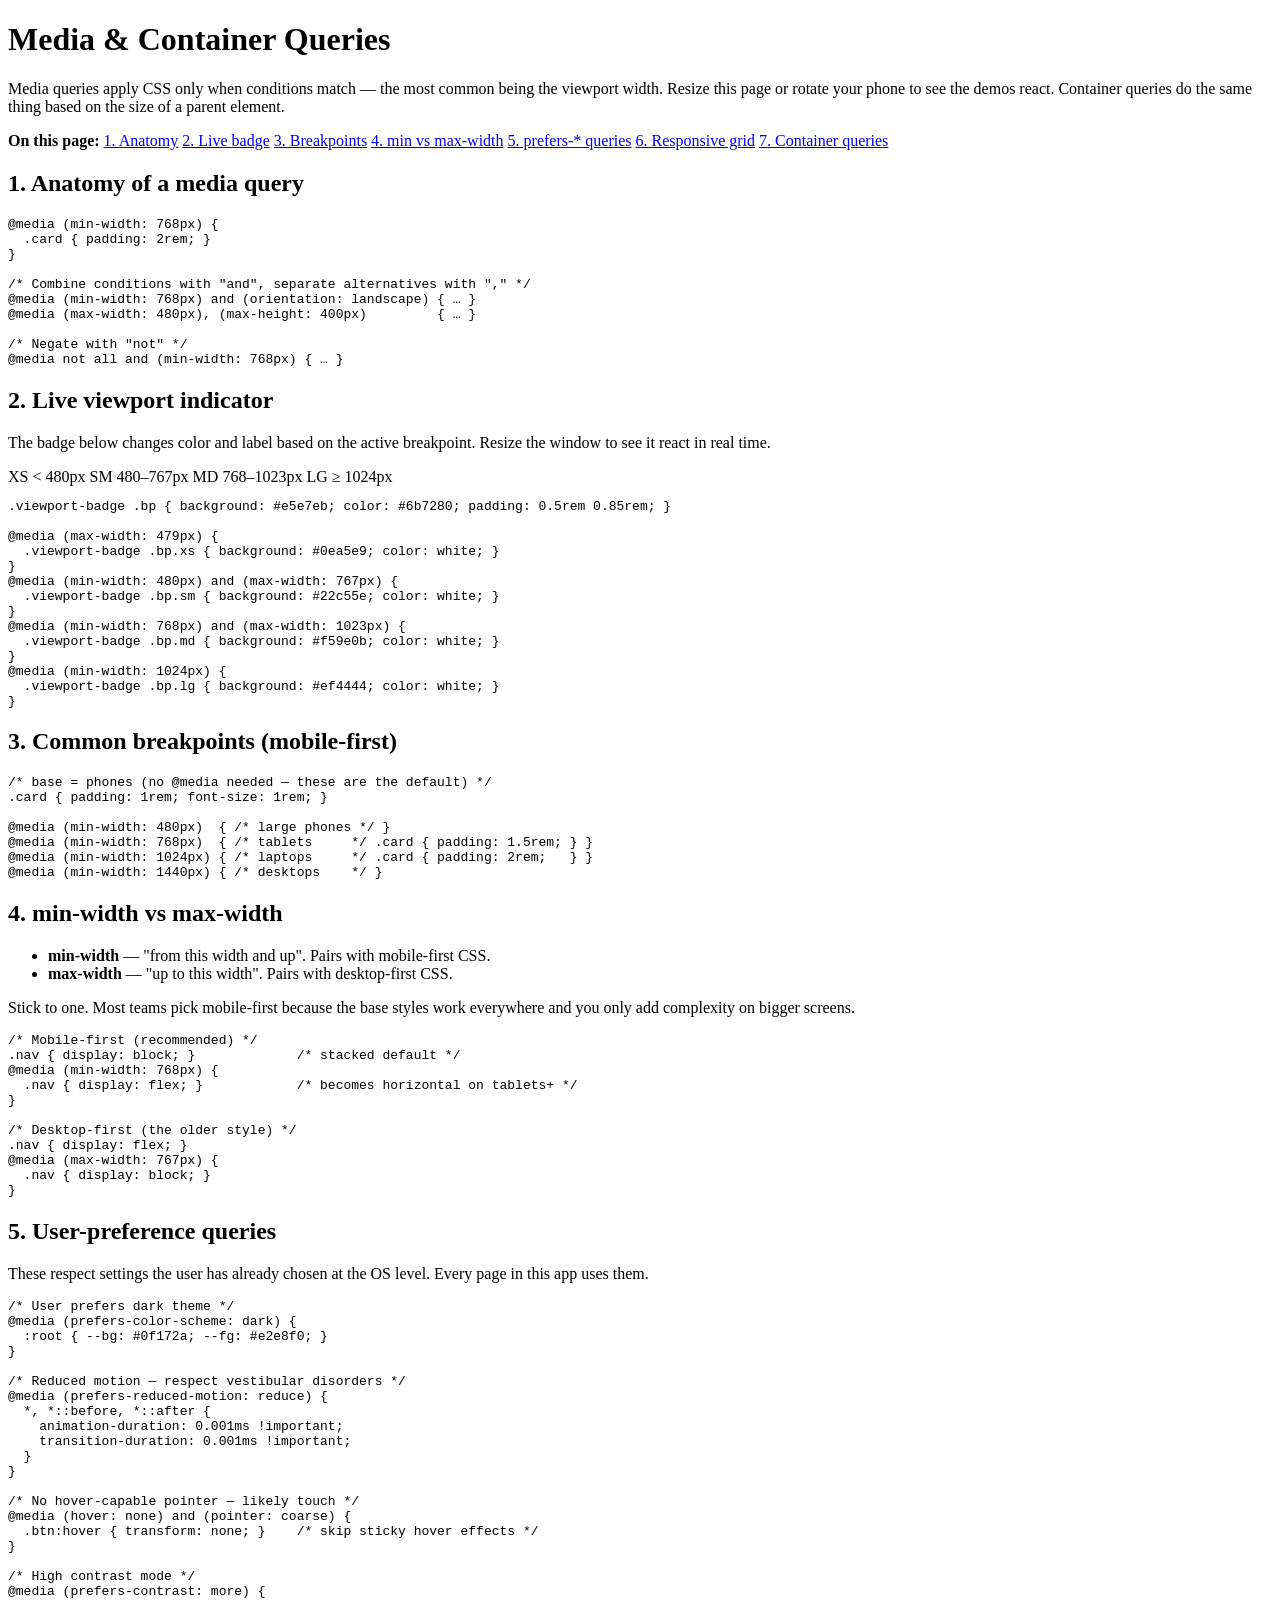
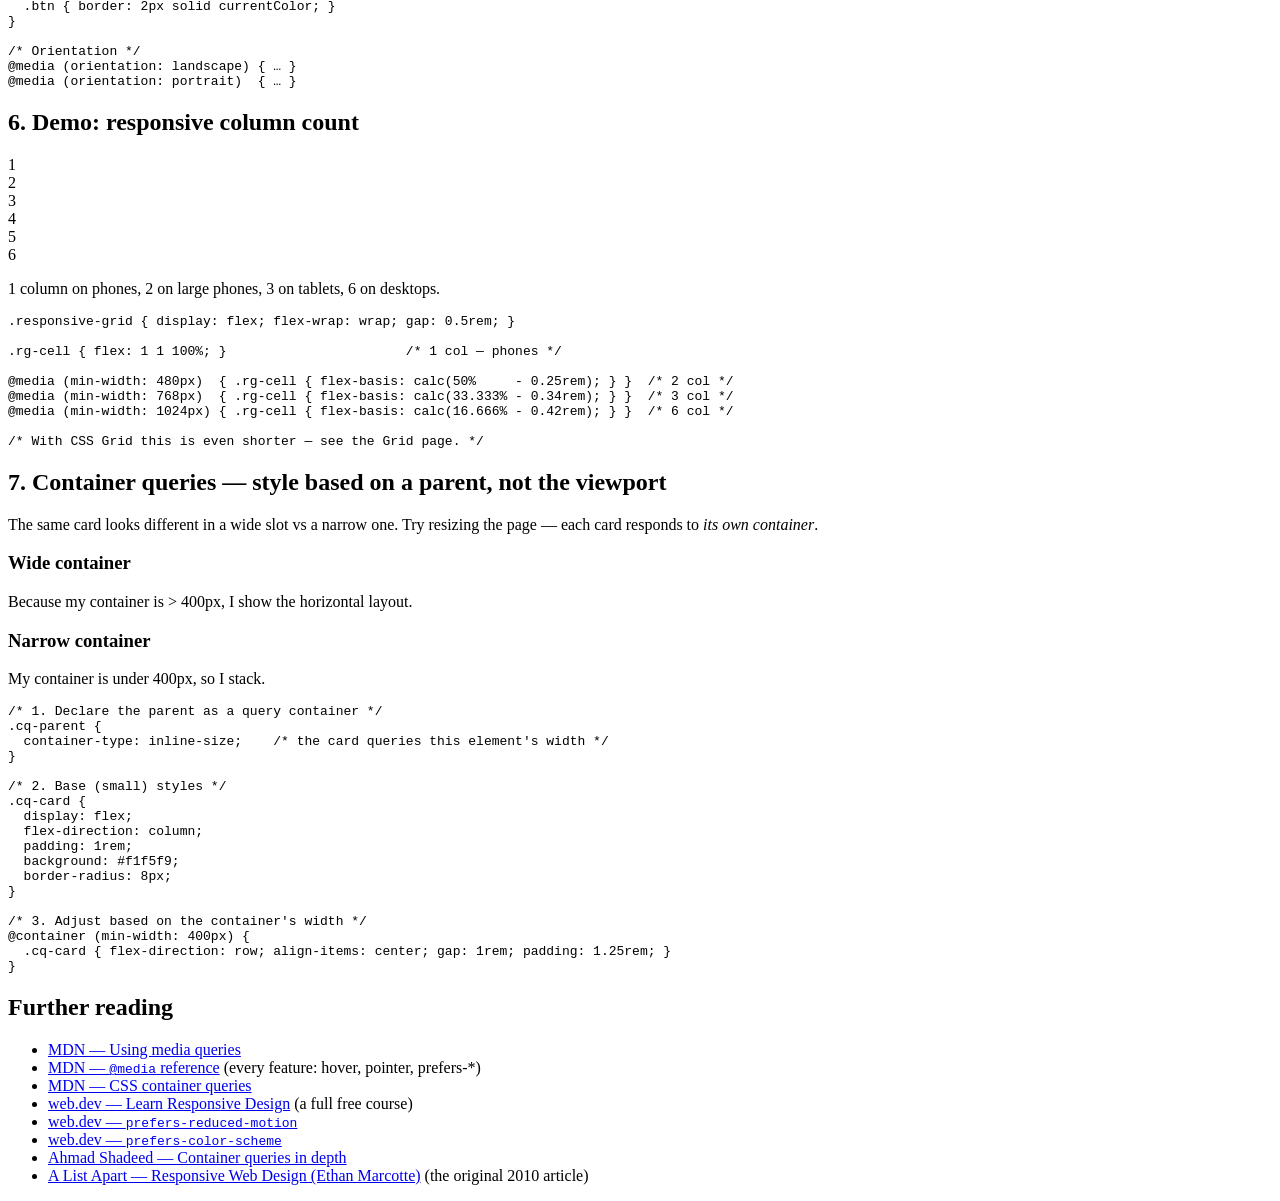
<file: src/main/resources/templates/media-queries.html>
<!DOCTYPE html>
<html lang="en" xmlns:th="http://www.thymeleaf.org">
<head th:replace="~{fragments/layout :: head('Media Queries')}"></head>
<body>
<header th:replace="~{fragments/layout :: header}"></header>

<main class="container">
    <h1>Media &amp; Container Queries</h1>
    <p class="lead">
        Media queries apply CSS only when conditions match — the most common being
        the viewport width. Resize this page or rotate your phone to see the demos react.
        Container queries do the same thing based on the size of a parent element.
    </p>

    <nav class="toc">
        <strong>On this page:</strong>
        <a href="#anatomy">1. Anatomy</a>
        <a href="#badge">2. Live badge</a>
        <a href="#breakpoints">3. Breakpoints</a>
        <a href="#minmax">4. min vs max-width</a>
        <a href="#prefers">5. prefers-* queries</a>
        <a href="#grid">6. Responsive grid</a>
        <a href="#container">7. Container queries</a>
    </nav>

    <!-- 1 -->
    <section class="example" id="anatomy">
        <h2>1. Anatomy of a media query</h2>
<pre><code>@media (min-width: 768px) {
  .card { padding: 2rem; }
}

/* Combine conditions with "and", separate alternatives with "," */
@media (min-width: 768px) and (orientation: landscape) { … }
@media (max-width: 480px), (max-height: 400px)         { … }

/* Negate with "not" */
@media not all and (min-width: 768px) { … }</code></pre>
    </section>

    <!-- 2 -->
    <section class="example" id="badge">
        <h2>2. Live viewport indicator</h2>
        <p>The badge below changes color and label based on the active breakpoint.
           Resize the window to see it react in real time.</p>
        <div class="viewport-badge">
            <span class="bp xs">XS &lt; 480px</span>
            <span class="bp sm">SM 480–767px</span>
            <span class="bp md">MD 768–1023px</span>
            <span class="bp lg">LG ≥ 1024px</span>
        </div>
<pre><code>.viewport-badge .bp { background: #e5e7eb; color: #6b7280; padding: 0.5rem 0.85rem; }

@media (max-width: 479px) {
  .viewport-badge .bp.xs { background: #0ea5e9; color: white; }
}
@media (min-width: 480px) and (max-width: 767px) {
  .viewport-badge .bp.sm { background: #22c55e; color: white; }
}
@media (min-width: 768px) and (max-width: 1023px) {
  .viewport-badge .bp.md { background: #f59e0b; color: white; }
}
@media (min-width: 1024px) {
  .viewport-badge .bp.lg { background: #ef4444; color: white; }
}</code></pre>
    </section>

    <!-- 3 -->
    <section class="example" id="breakpoints">
        <h2>3. Common breakpoints (mobile-first)</h2>
<pre><code>/* base = phones (no @media needed — these are the default) */
.card { padding: 1rem; font-size: 1rem; }

@media (min-width: 480px)  { /* large phones */ }
@media (min-width: 768px)  { /* tablets     */ .card { padding: 1.5rem; } }
@media (min-width: 1024px) { /* laptops     */ .card { padding: 2rem;   } }
@media (min-width: 1440px) { /* desktops    */ }</code></pre>
    </section>

    <!-- 4 -->
    <section class="example" id="minmax">
        <h2>4. min-width vs max-width</h2>
        <ul>
            <li><strong>min-width</strong> — "from this width and up". Pairs with mobile-first CSS.</li>
            <li><strong>max-width</strong> — "up to this width". Pairs with desktop-first CSS.</li>
        </ul>
        <p>Stick to one. Most teams pick mobile-first because the base styles work everywhere
           and you only add complexity on bigger screens.</p>
<pre><code>/* Mobile-first (recommended) */
.nav { display: block; }             /* stacked default */
@media (min-width: 768px) {
  .nav { display: flex; }            /* becomes horizontal on tablets+ */
}

/* Desktop-first (the older style) */
.nav { display: flex; }
@media (max-width: 767px) {
  .nav { display: block; }
}</code></pre>
    </section>

    <!-- 5 -->
    <section class="example" id="prefers">
        <h2>5. User-preference queries</h2>
        <p>These respect settings the user has already chosen at the OS level.
           Every page in this app uses them.</p>
<pre><code>/* User prefers dark theme */
@media (prefers-color-scheme: dark) {
  :root { --bg: #0f172a; --fg: #e2e8f0; }
}

/* Reduced motion — respect vestibular disorders */
@media (prefers-reduced-motion: reduce) {
  *, *::before, *::after {
    animation-duration: 0.001ms !important;
    transition-duration: 0.001ms !important;
  }
}

/* No hover-capable pointer — likely touch */
@media (hover: none) and (pointer: coarse) {
  .btn:hover { transform: none; }    /* skip sticky hover effects */
}

/* High contrast mode */
@media (prefers-contrast: more) {
  .btn { border: 2px solid currentColor; }
}

/* Orientation */
@media (orientation: landscape) { … }
@media (orientation: portrait)  { … }</code></pre>
    </section>

    <!-- 6 -->
    <section class="example" id="grid">
        <h2>6. Demo: responsive column count</h2>
        <div class="responsive-grid">
            <div class="rg-cell">1</div><div class="rg-cell">2</div><div class="rg-cell">3</div>
            <div class="rg-cell">4</div><div class="rg-cell">5</div><div class="rg-cell">6</div>
        </div>
        <p>1 column on phones, 2 on large phones, 3 on tablets, 6 on desktops.</p>
<pre><code>.responsive-grid { display: flex; flex-wrap: wrap; gap: 0.5rem; }

.rg-cell { flex: 1 1 100%; }                       /* 1 col — phones */

@media (min-width: 480px)  { .rg-cell { flex-basis: calc(50%     - 0.25rem); } }  /* 2 col */
@media (min-width: 768px)  { .rg-cell { flex-basis: calc(33.333% - 0.34rem); } }  /* 3 col */
@media (min-width: 1024px) { .rg-cell { flex-basis: calc(16.666% - 0.42rem); } }  /* 6 col */

/* With CSS Grid this is even shorter — see the Grid page. */</code></pre>
    </section>

    <!-- 7 -->
    <section class="example" id="container">
        <h2>7. Container queries — style based on a parent, not the viewport</h2>
        <p>The same card looks different in a wide slot vs a narrow one. Try
           resizing the page — each card responds to <em>its own container</em>.</p>

        <div class="cq-parent wide">
            <div class="cq-card">
                <h3>Wide container</h3>
                <p>Because my container is &gt; 400px, I show the horizontal layout.</p>
            </div>
        </div>

        <div class="cq-parent narrow">
            <div class="cq-card">
                <h3>Narrow container</h3>
                <p>My container is under 400px, so I stack.</p>
            </div>
        </div>
<pre><code>/* 1. Declare the parent as a query container */
.cq-parent {
  container-type: inline-size;    /* the card queries this element's width */
}

/* 2. Base (small) styles */
.cq-card {
  display: flex;
  flex-direction: column;
  padding: 1rem;
  background: #f1f5f9;
  border-radius: 8px;
}

/* 3. Adjust based on the container's width */
@container (min-width: 400px) {
  .cq-card { flex-direction: row; align-items: center; gap: 1rem; padding: 1.25rem; }
}</code></pre>
    </section>

    <section class="references">
        <h2>Further reading</h2>
        <ul>
            <li><a href="https://developer.mozilla.org/en-US/docs/Web/CSS/CSS_media_queries/Using_media_queries">MDN — Using media queries</a></li>
            <li><a href="https://developer.mozilla.org/en-US/docs/Web/CSS/@media">MDN — <code>@media</code> reference</a> (every feature: hover, pointer, prefers-*)</li>
            <li><a href="https://developer.mozilla.org/en-US/docs/Web/CSS/CSS_containment/Container_queries">MDN — CSS container queries</a></li>
            <li><a href="https://web.dev/learn/design/">web.dev — Learn Responsive Design</a> <span class="source">(a full free course)</span></li>
            <li><a href="https://web.dev/articles/prefers-reduced-motion">web.dev — <code>prefers-reduced-motion</code></a></li>
            <li><a href="https://web.dev/articles/prefers-color-scheme">web.dev — <code>prefers-color-scheme</code></a></li>
            <li><a href="https://ishadeed.com/article/container-queries-are-finally-here/">Ahmad Shadeed — Container queries in depth</a></li>
            <li><a href="https://alistapart.com/article/responsive-web-design/">A List Apart — Responsive Web Design (Ethan Marcotte)</a> <span class="source">(the original 2010 article)</span></li>
        </ul>
    </section>
</main>

<footer th:replace="~{fragments/layout :: footer}"></footer>
</body>
</html>
</file>
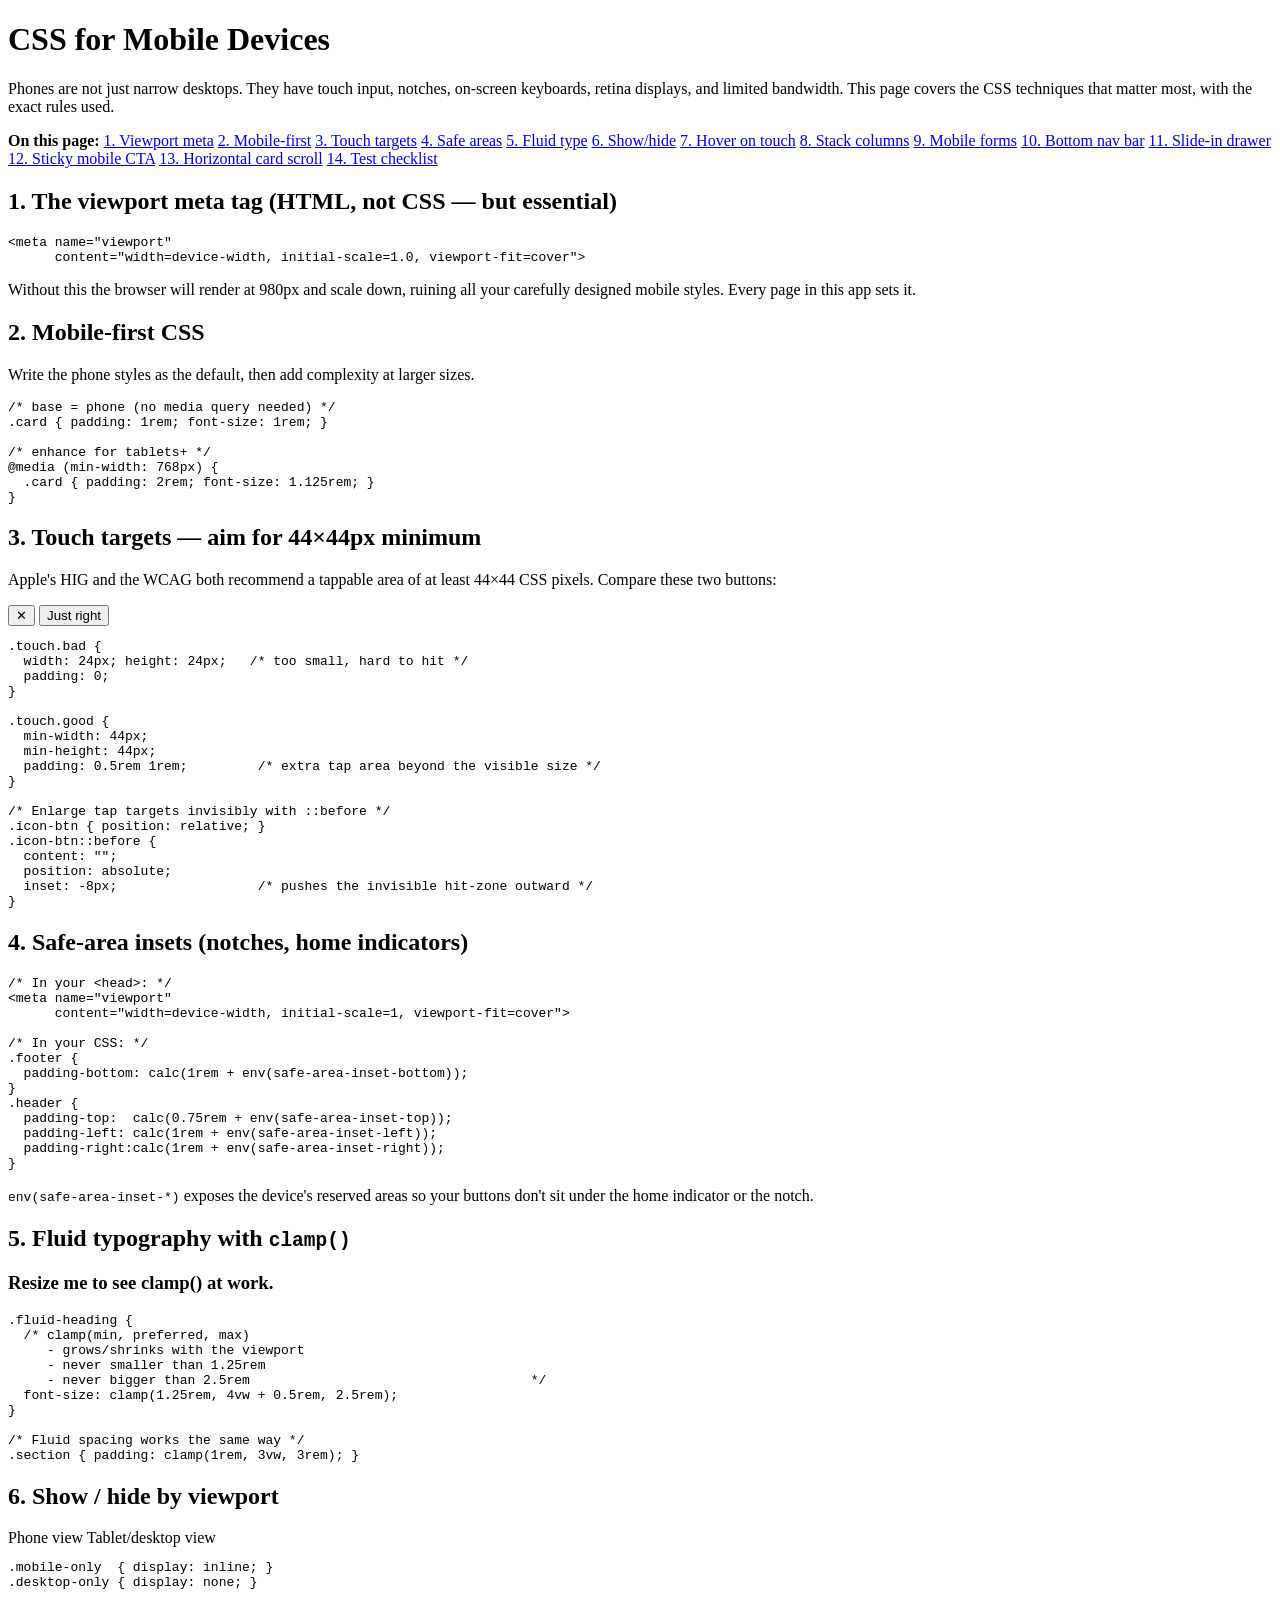
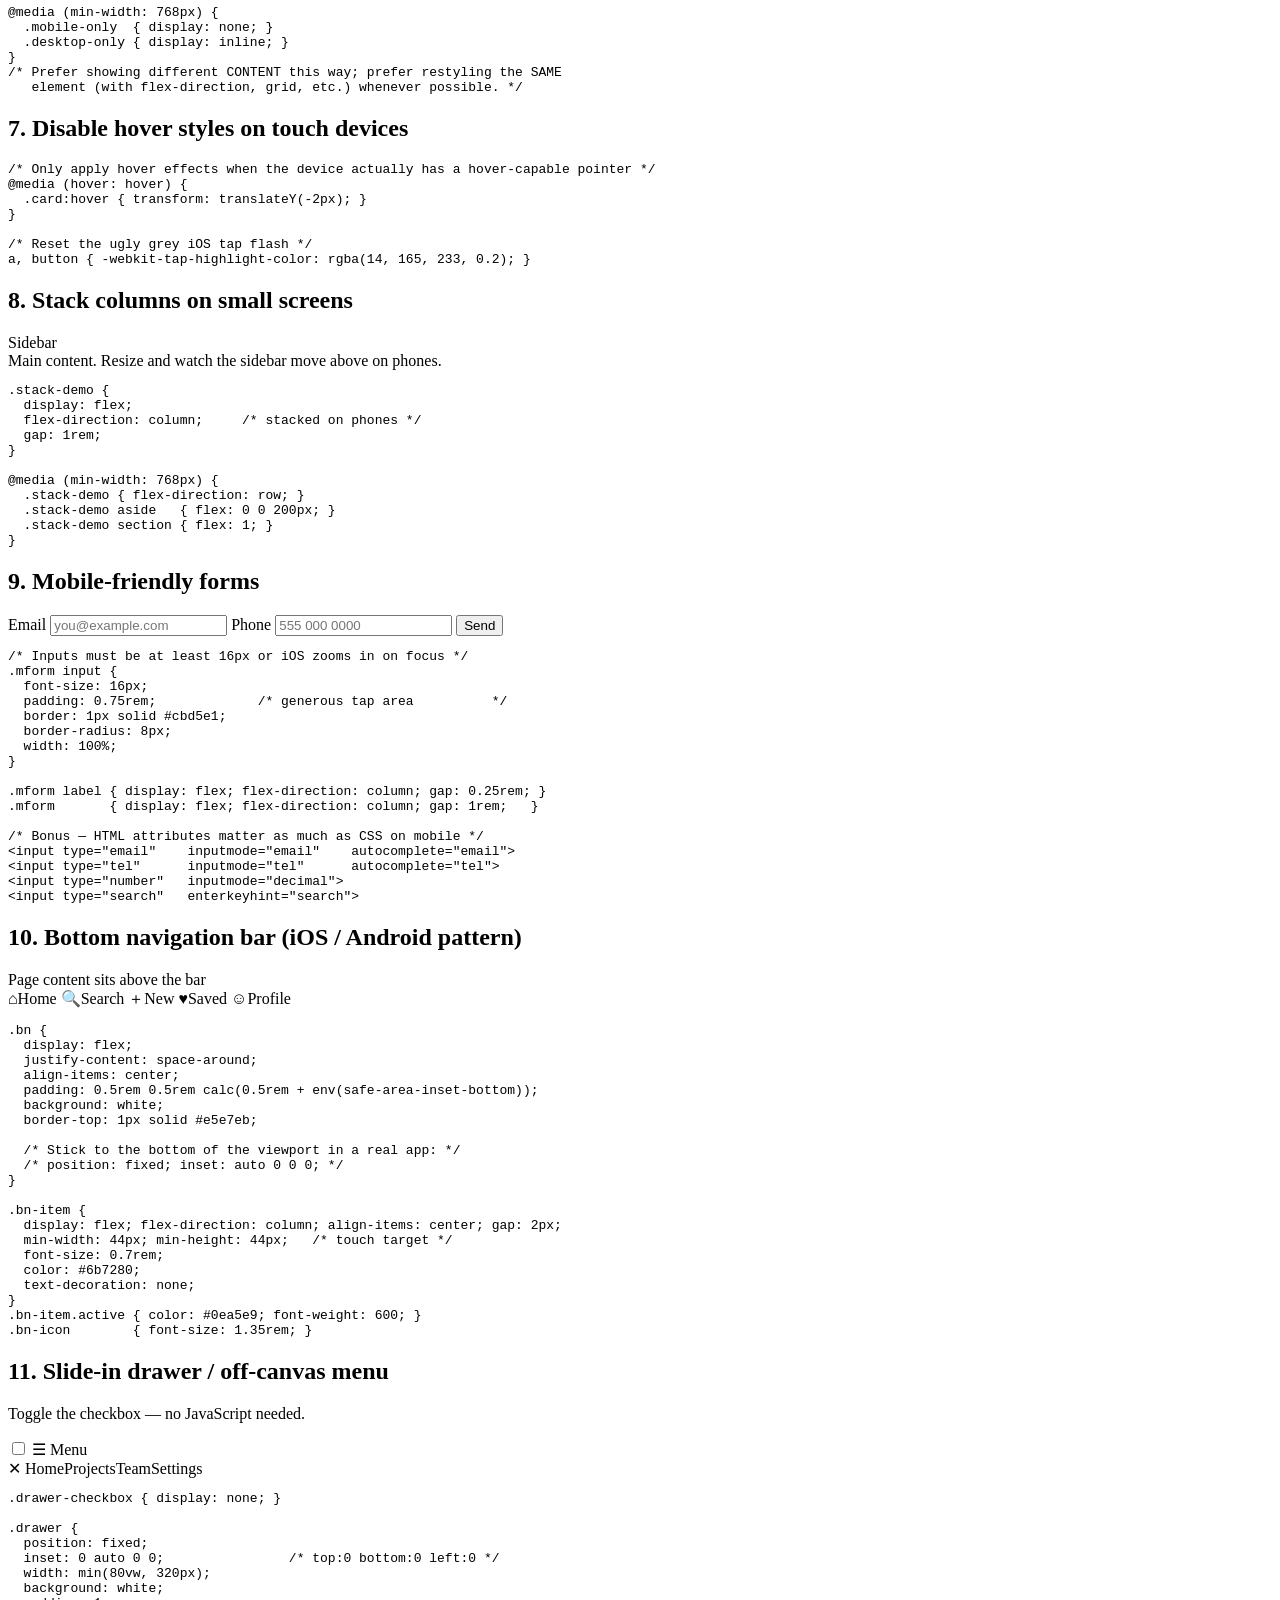
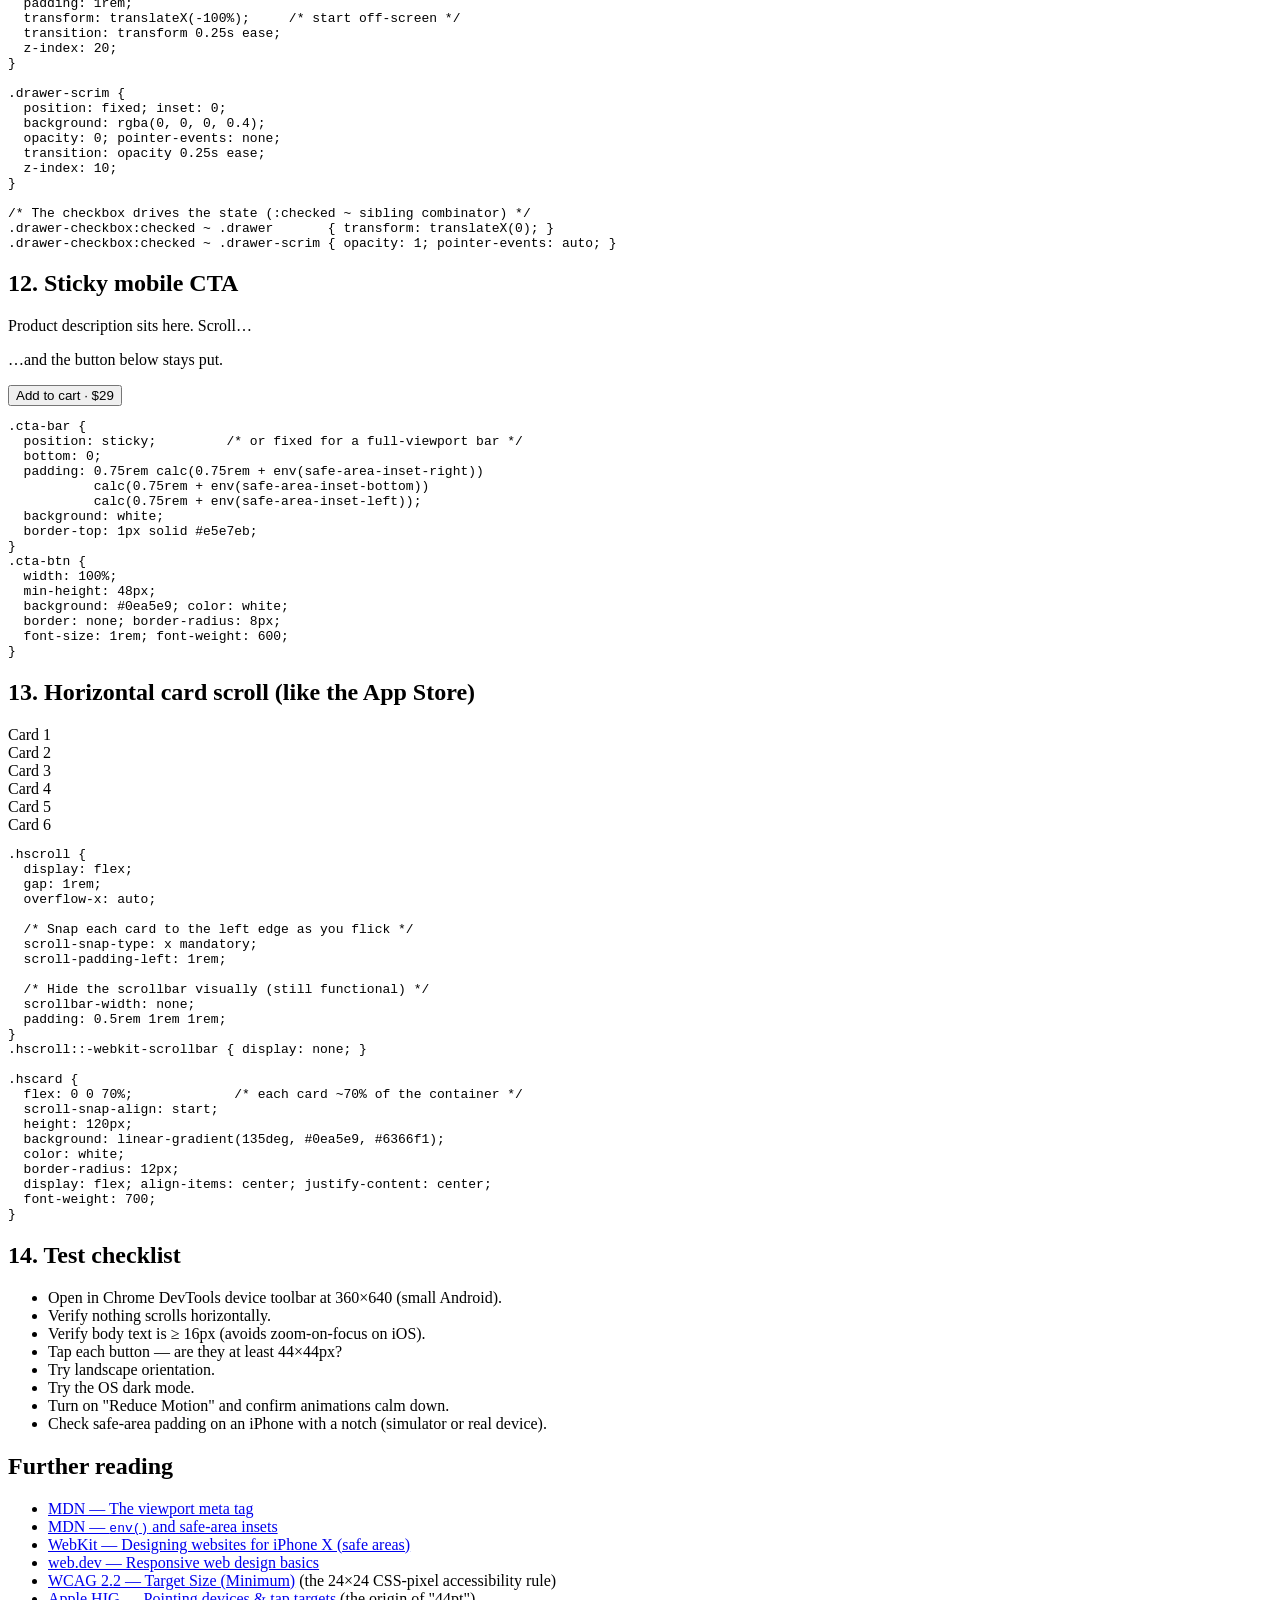
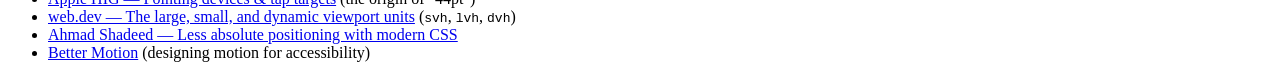
<file: src/main/resources/templates/mobile.html>
<!DOCTYPE html>
<html lang="en" xmlns:th="http://www.thymeleaf.org">
<head th:replace="~{fragments/layout :: head('Mobile CSS')}"></head>
<body>
<header th:replace="~{fragments/layout :: header}"></header>

<main class="container">
    <h1>CSS for Mobile Devices</h1>
    <p class="lead">
        Phones are not just narrow desktops. They have touch input, notches,
        on-screen keyboards, retina displays, and limited bandwidth. This page
        covers the CSS techniques that matter most, with the exact rules used.
    </p>

    <nav class="toc">
        <strong>On this page:</strong>
        <a href="#viewport">1. Viewport meta</a>
        <a href="#first">2. Mobile-first</a>
        <a href="#touch">3. Touch targets</a>
        <a href="#safe">4. Safe areas</a>
        <a href="#fluid">5. Fluid type</a>
        <a href="#vis">6. Show/hide</a>
        <a href="#hover">7. Hover on touch</a>
        <a href="#stack">8. Stack columns</a>
        <a href="#form">9. Mobile forms</a>
        <a href="#bottomnav">10. Bottom nav bar</a>
        <a href="#drawer">11. Slide-in drawer</a>
        <a href="#cta">12. Sticky mobile CTA</a>
        <a href="#hscroll">13. Horizontal card scroll</a>
        <a href="#check">14. Test checklist</a>
    </nav>

    <!-- 1 -->
    <section class="example" id="viewport">
        <h2>1. The viewport meta tag (HTML, not CSS — but essential)</h2>
<pre><code>&lt;meta name="viewport"
      content="width=device-width, initial-scale=1.0, viewport-fit=cover"&gt;</code></pre>
        <p>Without this the browser will render at 980px and scale down, ruining all your
           carefully designed mobile styles. Every page in this app sets it.</p>
    </section>

    <!-- 2 -->
    <section class="example" id="first">
        <h2>2. Mobile-first CSS</h2>
        <p>Write the phone styles as the default, then add complexity at larger sizes.</p>
<pre><code>/* base = phone (no media query needed) */
.card { padding: 1rem; font-size: 1rem; }

/* enhance for tablets+ */
@media (min-width: 768px) {
  .card { padding: 2rem; font-size: 1.125rem; }
}</code></pre>
    </section>

    <!-- 3 -->
    <section class="example" id="touch">
        <h2>3. Touch targets — aim for 44×44px minimum</h2>
        <p>Apple's HIG and the WCAG both recommend a tappable area of at least
           44×44 CSS pixels. Compare these two buttons:</p>
        <div class="touch-row">
            <button class="touch bad">✕</button>
            <button class="touch good">Just right</button>
        </div>
<pre><code>.touch.bad {
  width: 24px; height: 24px;   /* too small, hard to hit */
  padding: 0;
}

.touch.good {
  min-width: 44px;
  min-height: 44px;
  padding: 0.5rem 1rem;         /* extra tap area beyond the visible size */
}

/* Enlarge tap targets invisibly with ::before */
.icon-btn { position: relative; }
.icon-btn::before {
  content: "";
  position: absolute;
  inset: -8px;                  /* pushes the invisible hit-zone outward */
}</code></pre>
    </section>

    <!-- 4 -->
    <section class="example" id="safe">
        <h2>4. Safe-area insets (notches, home indicators)</h2>
<pre><code>/* In your &lt;head&gt;: */
&lt;meta name="viewport"
      content="width=device-width, initial-scale=1, viewport-fit=cover"&gt;

/* In your CSS: */
.footer {
  padding-bottom: calc(1rem + env(safe-area-inset-bottom));
}
.header {
  padding-top:  calc(0.75rem + env(safe-area-inset-top));
  padding-left: calc(1rem + env(safe-area-inset-left));
  padding-right:calc(1rem + env(safe-area-inset-right));
}</code></pre>
        <p><code>env(safe-area-inset-*)</code> exposes the device's reserved areas so your
           buttons don't sit under the home indicator or the notch.</p>
    </section>

    <!-- 5 -->
    <section class="example" id="fluid">
        <h2>5. Fluid typography with <code>clamp()</code></h2>
        <h3 class="fluid-heading">Resize me to see clamp() at work.</h3>
<pre><code>.fluid-heading {
  /* clamp(min, preferred, max)
     - grows/shrinks with the viewport
     - never smaller than 1.25rem
     - never bigger than 2.5rem                                    */
  font-size: clamp(1.25rem, 4vw + 0.5rem, 2.5rem);
}

/* Fluid spacing works the same way */
.section { padding: clamp(1rem, 3vw, 3rem); }</code></pre>
    </section>

    <!-- 6 -->
    <section class="example" id="vis">
        <h2>6. Show / hide by viewport</h2>
        <div class="vis-demo">
            <span class="mobile-only">Phone view</span>
            <span class="desktop-only">Tablet/desktop view</span>
        </div>
<pre><code>.mobile-only  { display: inline; }
.desktop-only { display: none; }

@media (min-width: 768px) {
  .mobile-only  { display: none; }
  .desktop-only { display: inline; }
}
/* Prefer showing different CONTENT this way; prefer restyling the SAME
   element (with flex-direction, grid, etc.) whenever possible. */</code></pre>
    </section>

    <!-- 7 -->
    <section class="example" id="hover">
        <h2>7. Disable hover styles on touch devices</h2>
<pre><code>/* Only apply hover effects when the device actually has a hover-capable pointer */
@media (hover: hover) {
  .card:hover { transform: translateY(-2px); }
}

/* Reset the ugly grey iOS tap flash */
a, button { -webkit-tap-highlight-color: rgba(14, 165, 233, 0.2); }</code></pre>
    </section>

    <!-- 8 -->
    <section class="example" id="stack">
        <h2>8. Stack columns on small screens</h2>
        <div class="stack-demo">
            <aside>Sidebar</aside>
            <section>Main content. Resize and watch the sidebar move above on phones.</section>
        </div>
<pre><code>.stack-demo {
  display: flex;
  flex-direction: column;     /* stacked on phones */
  gap: 1rem;
}

@media (min-width: 768px) {
  .stack-demo { flex-direction: row; }
  .stack-demo aside   { flex: 0 0 200px; }
  .stack-demo section { flex: 1; }
}</code></pre>
    </section>

    <!-- 9 -->
    <section class="example" id="form">
        <h2>9. Mobile-friendly forms</h2>
        <form class="mform" onsubmit="event.preventDefault()">
            <label>Email
                <input type="email" inputmode="email" autocomplete="email" placeholder="you@example.com"/>
            </label>
            <label>Phone
                <input type="tel" inputmode="tel" autocomplete="tel" placeholder="555 000 0000"/>
            </label>
            <button type="submit">Send</button>
        </form>
<pre><code>/* Inputs must be at least 16px or iOS zooms in on focus */
.mform input {
  font-size: 16px;
  padding: 0.75rem;             /* generous tap area          */
  border: 1px solid #cbd5e1;
  border-radius: 8px;
  width: 100%;
}

.mform label { display: flex; flex-direction: column; gap: 0.25rem; }
.mform       { display: flex; flex-direction: column; gap: 1rem;   }

/* Bonus — HTML attributes matter as much as CSS on mobile */
&lt;input type="email"    inputmode="email"    autocomplete="email"&gt;
&lt;input type="tel"      inputmode="tel"      autocomplete="tel"&gt;
&lt;input type="number"   inputmode="decimal"&gt;
&lt;input type="search"   enterkeyhint="search"&gt;</code></pre>
    </section>

    <!-- 10 -->
    <section class="example" id="bottomnav">
        <h2>10. Bottom navigation bar (iOS / Android pattern)</h2>
        <div class="bottom-nav-demo">
            <div class="bn-page">Page content sits above the bar</div>
            <nav class="bn">
                <a class="bn-item active"><span class="bn-icon">⌂</span><span>Home</span></a>
                <a class="bn-item"><span class="bn-icon">🔍</span><span>Search</span></a>
                <a class="bn-item"><span class="bn-icon">＋</span><span>New</span></a>
                <a class="bn-item"><span class="bn-icon">♥</span><span>Saved</span></a>
                <a class="bn-item"><span class="bn-icon">☺</span><span>Profile</span></a>
            </nav>
        </div>
<pre><code>.bn {
  display: flex;
  justify-content: space-around;
  align-items: center;
  padding: 0.5rem 0.5rem calc(0.5rem + env(safe-area-inset-bottom));
  background: white;
  border-top: 1px solid #e5e7eb;

  /* Stick to the bottom of the viewport in a real app: */
  /* position: fixed; inset: auto 0 0 0; */
}

.bn-item {
  display: flex; flex-direction: column; align-items: center; gap: 2px;
  min-width: 44px; min-height: 44px;   /* touch target */
  font-size: 0.7rem;
  color: #6b7280;
  text-decoration: none;
}
.bn-item.active { color: #0ea5e9; font-weight: 600; }
.bn-icon        { font-size: 1.35rem; }</code></pre>
    </section>

    <!-- 11 -->
    <section class="example" id="drawer">
        <h2>11. Slide-in drawer / off-canvas menu</h2>
        <p>Toggle the checkbox — no JavaScript needed.</p>
        <div class="drawer-demo">
            <input type="checkbox" id="drawer-toggle" class="drawer-checkbox"/>
            <label for="drawer-toggle" class="drawer-btn">☰ Menu</label>
            <div class="drawer-scrim"></div>
            <aside class="drawer">
                <label for="drawer-toggle" class="drawer-close">✕</label>
                <a>Home</a><a>Projects</a><a>Team</a><a>Settings</a>
            </aside>
        </div>
<pre><code>.drawer-checkbox { display: none; }

.drawer {
  position: fixed;
  inset: 0 auto 0 0;                /* top:0 bottom:0 left:0 */
  width: min(80vw, 320px);
  background: white;
  padding: 1rem;
  transform: translateX(-100%);     /* start off-screen */
  transition: transform 0.25s ease;
  z-index: 20;
}

.drawer-scrim {
  position: fixed; inset: 0;
  background: rgba(0, 0, 0, 0.4);
  opacity: 0; pointer-events: none;
  transition: opacity 0.25s ease;
  z-index: 10;
}

/* The checkbox drives the state (:checked ~ sibling combinator) */
.drawer-checkbox:checked ~ .drawer       { transform: translateX(0); }
.drawer-checkbox:checked ~ .drawer-scrim { opacity: 1; pointer-events: auto; }</code></pre>
    </section>

    <!-- 12 -->
    <section class="example" id="cta">
        <h2>12. Sticky mobile CTA</h2>
        <div class="cta-demo">
            <div class="cta-content"><p>Product description sits here. Scroll…</p><p>…and the button below stays put.</p></div>
            <div class="cta-bar"><button class="cta-btn">Add to cart · $29</button></div>
        </div>
<pre><code>.cta-bar {
  position: sticky;         /* or fixed for a full-viewport bar */
  bottom: 0;
  padding: 0.75rem calc(0.75rem + env(safe-area-inset-right))
           calc(0.75rem + env(safe-area-inset-bottom))
           calc(0.75rem + env(safe-area-inset-left));
  background: white;
  border-top: 1px solid #e5e7eb;
}
.cta-btn {
  width: 100%;
  min-height: 48px;
  background: #0ea5e9; color: white;
  border: none; border-radius: 8px;
  font-size: 1rem; font-weight: 600;
}</code></pre>
    </section>

    <!-- 13 -->
    <section class="example" id="hscroll">
        <h2>13. Horizontal card scroll (like the App Store)</h2>
        <div class="hscroll">
            <div class="hscard">Card 1</div>
            <div class="hscard">Card 2</div>
            <div class="hscard">Card 3</div>
            <div class="hscard">Card 4</div>
            <div class="hscard">Card 5</div>
            <div class="hscard">Card 6</div>
        </div>
<pre><code>.hscroll {
  display: flex;
  gap: 1rem;
  overflow-x: auto;

  /* Snap each card to the left edge as you flick */
  scroll-snap-type: x mandatory;
  scroll-padding-left: 1rem;

  /* Hide the scrollbar visually (still functional) */
  scrollbar-width: none;
  padding: 0.5rem 1rem 1rem;
}
.hscroll::-webkit-scrollbar { display: none; }

.hscard {
  flex: 0 0 70%;             /* each card ~70% of the container */
  scroll-snap-align: start;
  height: 120px;
  background: linear-gradient(135deg, #0ea5e9, #6366f1);
  color: white;
  border-radius: 12px;
  display: flex; align-items: center; justify-content: center;
  font-weight: 700;
}</code></pre>
    </section>

    <!-- 14 -->
    <section class="example" id="check">
        <h2>14. Test checklist</h2>
        <ul class="checklist">
            <li>Open in Chrome DevTools device toolbar at 360×640 (small Android).</li>
            <li>Verify nothing scrolls horizontally.</li>
            <li>Verify body text is ≥ 16px (avoids zoom-on-focus on iOS).</li>
            <li>Tap each button — are they at least 44×44px?</li>
            <li>Try landscape orientation.</li>
            <li>Try the OS dark mode.</li>
            <li>Turn on "Reduce Motion" and confirm animations calm down.</li>
            <li>Check safe-area padding on an iPhone with a notch (simulator or real device).</li>
        </ul>
    </section>

    <section class="references">
        <h2>Further reading</h2>
        <ul>
            <li><a href="https://developer.mozilla.org/en-US/docs/Web/HTML/Viewport_meta_tag">MDN — The viewport meta tag</a></li>
            <li><a href="https://developer.mozilla.org/en-US/docs/Web/CSS/env">MDN — <code>env()</code> and safe-area insets</a></li>
            <li><a href="https://webkit.org/blog/7929/designing-websites-for-iphone-x/">WebKit — Designing websites for iPhone X (safe areas)</a></li>
            <li><a href="https://web.dev/articles/responsive-web-design-basics">web.dev — Responsive web design basics</a></li>
            <li><a href="https://www.w3.org/WAI/WCAG22/Understanding/target-size-minimum.html">WCAG 2.2 — Target Size (Minimum)</a> <span class="source">(the 24×24 CSS-pixel accessibility rule)</span></li>
            <li><a href="https://developer.apple.com/design/human-interface-guidelines/inputs/pointing-devices">Apple HIG — Pointing devices &amp; tap targets</a> <span class="source">(the origin of "44pt")</span></li>
            <li><a href="https://web.dev/articles/viewport-units">web.dev — The large, small, and dynamic viewport units</a> <span class="source">(<code>svh</code>, <code>lvh</code>, <code>dvh</code>)</span></li>
            <li><a href="https://ishadeed.com/article/less-absolute-positioning-modern-css/">Ahmad Shadeed — Less absolute positioning with modern CSS</a></li>
            <li><a href="https://better-motion.dev/">Better Motion</a> <span class="source">(designing motion for accessibility)</span></li>
        </ul>
    </section>
</main>

<footer th:replace="~{fragments/layout :: footer}"></footer>
</body>
</html>
</file>
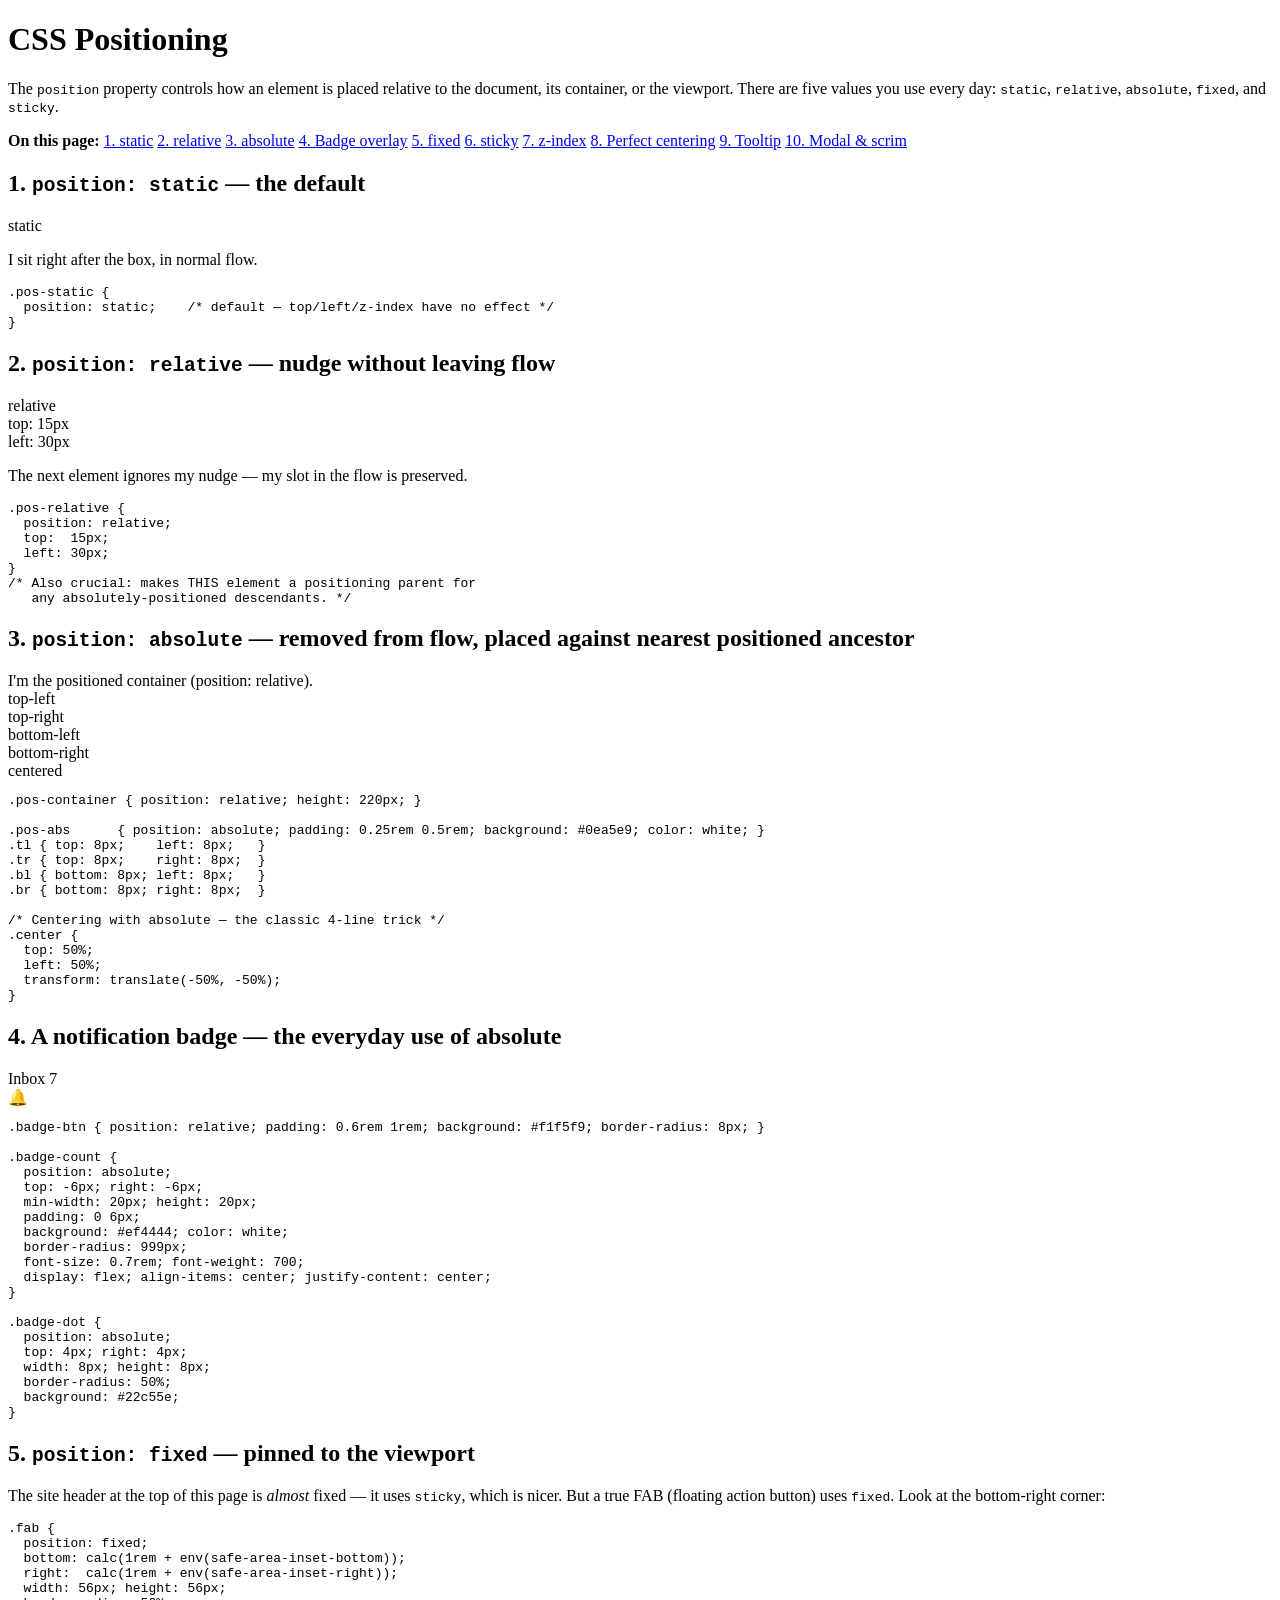
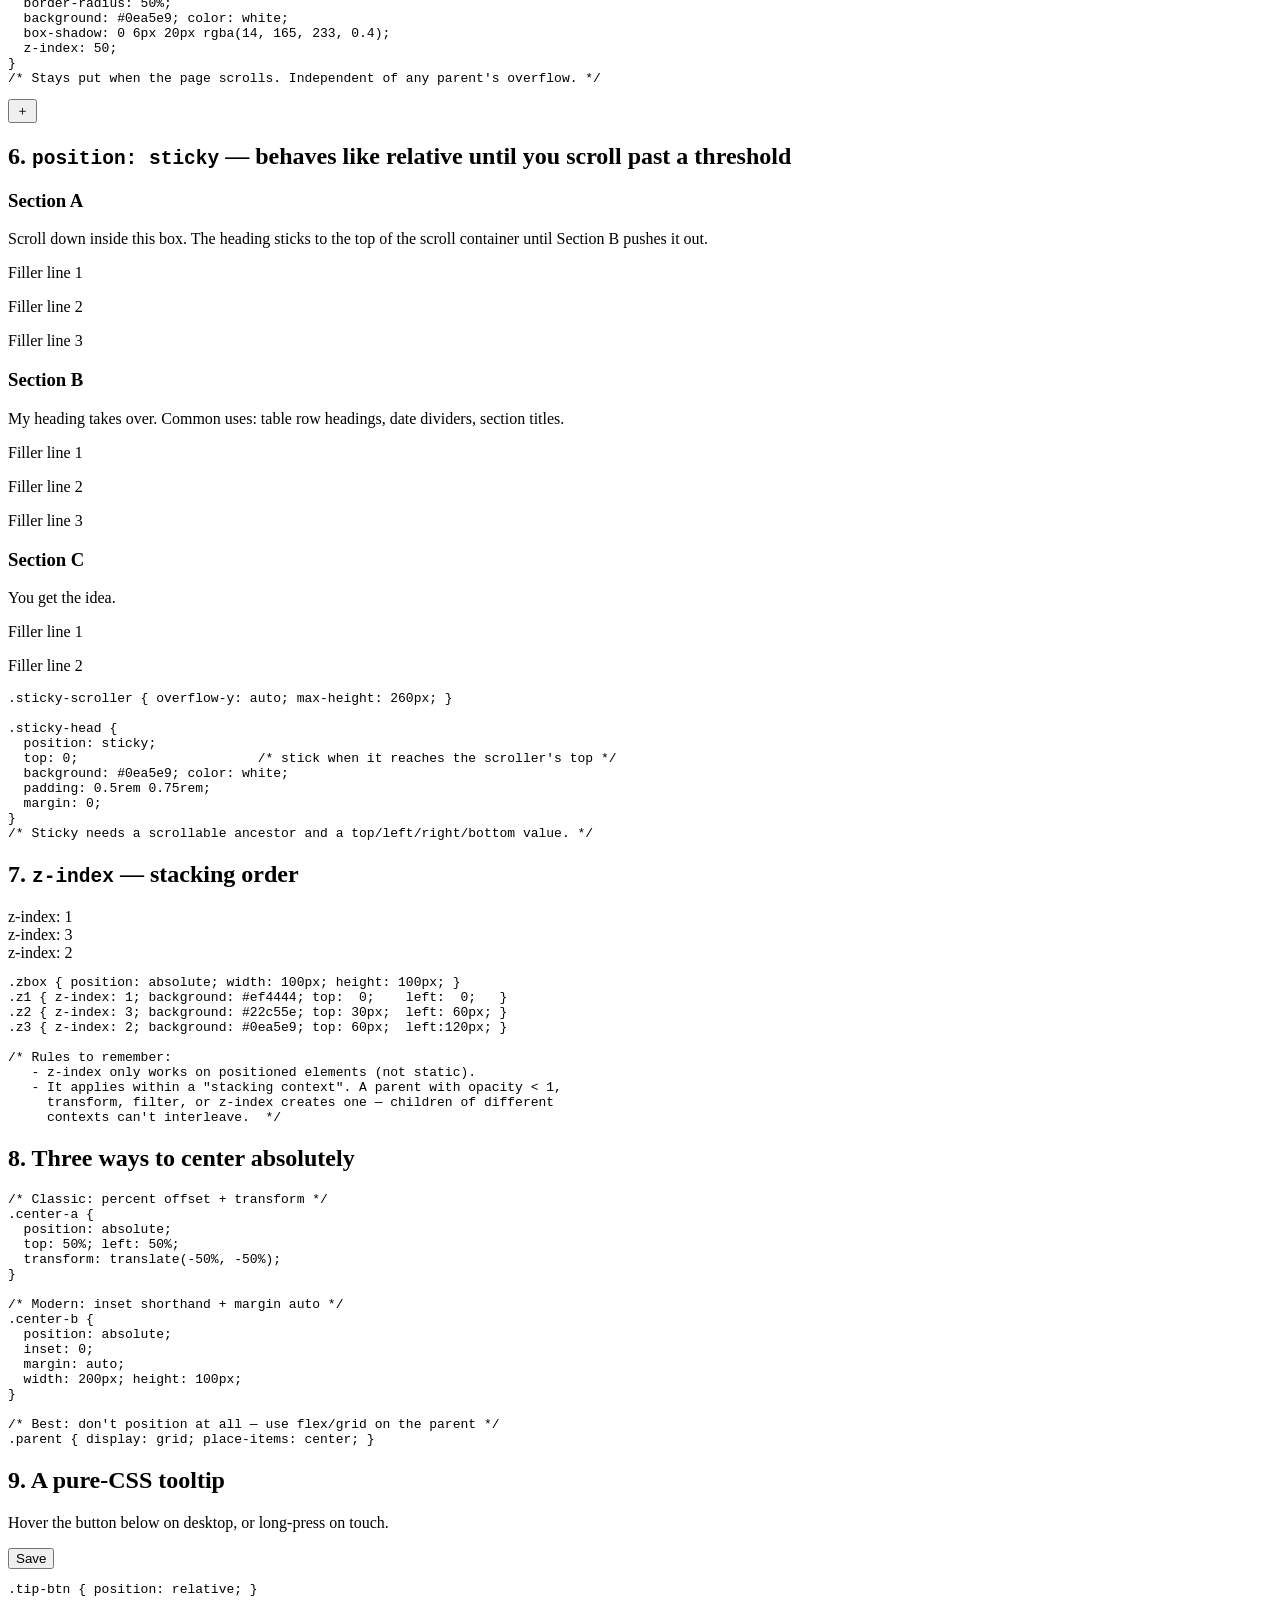
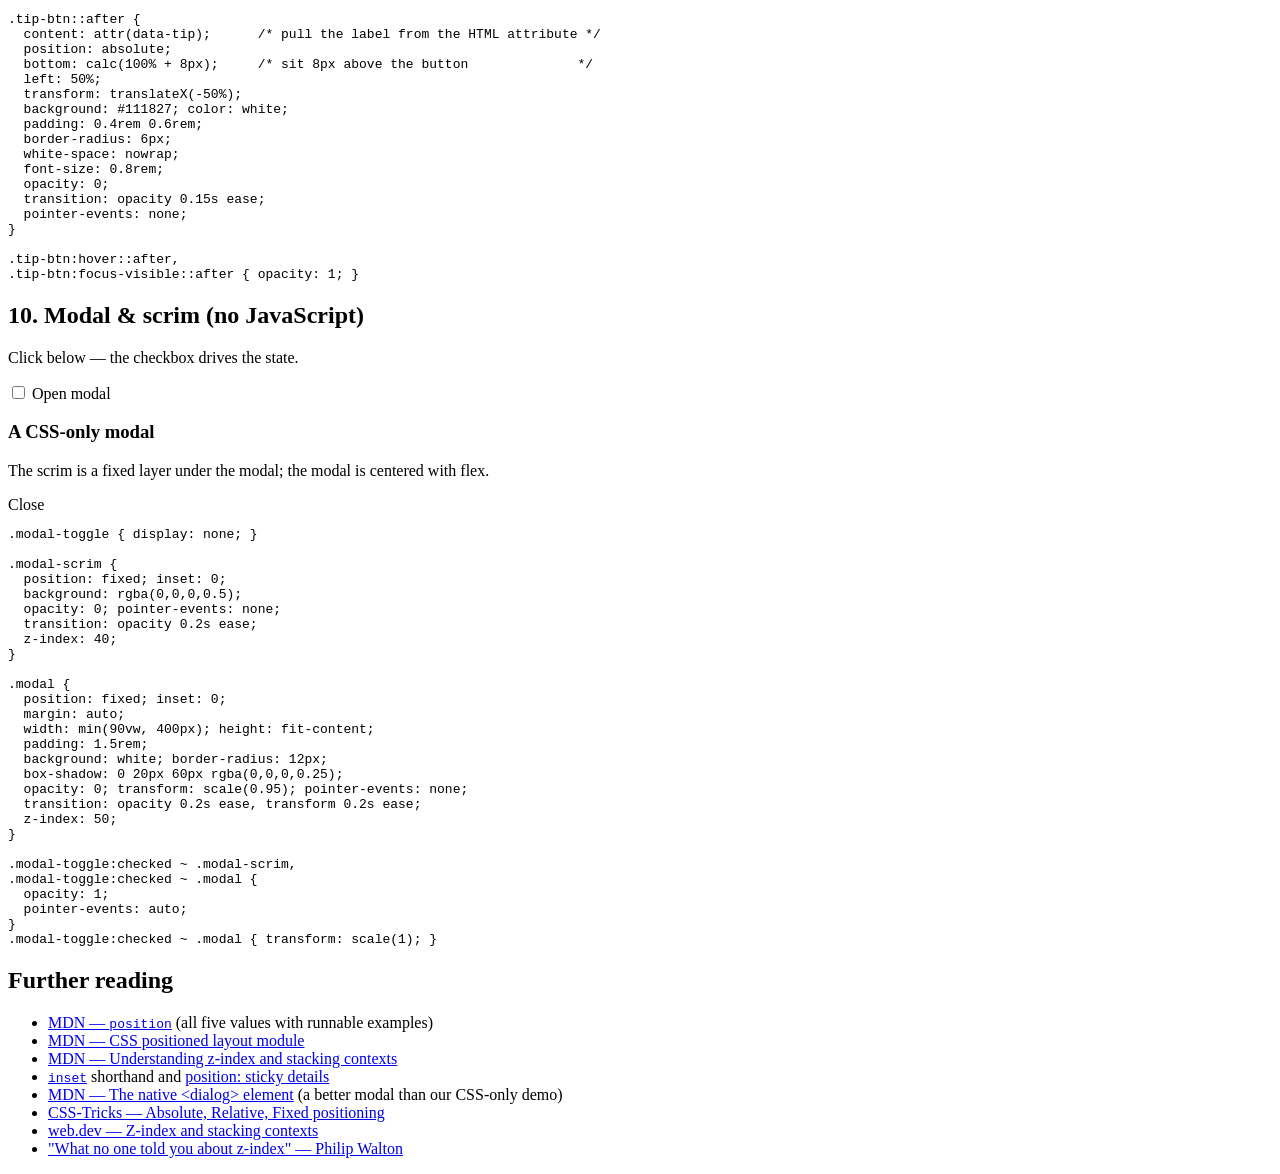
<file: src/main/resources/templates/positioning.html>
<!DOCTYPE html>
<html lang="en" xmlns:th="http://www.thymeleaf.org">
<head th:replace="~{fragments/layout :: head('Positioning')}"></head>
<body>
<header th:replace="~{fragments/layout :: header}"></header>

<main class="container">
    <h1>CSS Positioning</h1>
    <p class="lead">
        The <code>position</code> property controls how an element is placed relative to
        the document, its container, or the viewport. There are five values you use
        every day: <code>static</code>, <code>relative</code>, <code>absolute</code>,
        <code>fixed</code>, and <code>sticky</code>.
    </p>

    <nav class="toc">
        <strong>On this page:</strong>
        <a href="#static">1. static</a>
        <a href="#relative">2. relative</a>
        <a href="#absolute">3. absolute</a>
        <a href="#badge">4. Badge overlay</a>
        <a href="#fixed">5. fixed</a>
        <a href="#sticky">6. sticky</a>
        <a href="#zindex">7. z-index</a>
        <a href="#center">8. Perfect centering</a>
        <a href="#tooltip">9. Tooltip</a>
        <a href="#modal">10. Modal &amp; scrim</a>
    </nav>

    <!-- 1 -->
    <section class="example" id="static">
        <h2>1. <code>position: static</code> — the default</h2>
        <div class="pos-demo">
            <div class="pos-box pos-static">static</div>
            <p>I sit right after the box, in normal flow.</p>
        </div>
<pre><code>.pos-static {
  position: static;    /* default — top/left/z-index have no effect */
}</code></pre>
    </section>

    <!-- 2 -->
    <section class="example" id="relative">
        <h2>2. <code>position: relative</code> — nudge without leaving flow</h2>
        <div class="pos-demo">
            <div class="pos-box pos-relative">relative<br/>top: 15px<br/>left: 30px</div>
            <p>The next element ignores my nudge — my slot in the flow is preserved.</p>
        </div>
<pre><code>.pos-relative {
  position: relative;
  top:  15px;
  left: 30px;
}
/* Also crucial: makes THIS element a positioning parent for
   any absolutely-positioned descendants. */</code></pre>
    </section>

    <!-- 3 -->
    <section class="example" id="absolute">
        <h2>3. <code>position: absolute</code> — removed from flow, placed against nearest positioned ancestor</h2>
        <div class="pos-container">
            I'm the positioned container (position: relative).
            <div class="pos-abs tl">top-left</div>
            <div class="pos-abs tr">top-right</div>
            <div class="pos-abs bl">bottom-left</div>
            <div class="pos-abs br">bottom-right</div>
            <div class="pos-abs center">centered</div>
        </div>
<pre><code>.pos-container { position: relative; height: 220px; }

.pos-abs      { position: absolute; padding: 0.25rem 0.5rem; background: #0ea5e9; color: white; }
.tl { top: 8px;    left: 8px;   }
.tr { top: 8px;    right: 8px;  }
.bl { bottom: 8px; left: 8px;   }
.br { bottom: 8px; right: 8px;  }

/* Centering with absolute — the classic 4-line trick */
.center {
  top: 50%;
  left: 50%;
  transform: translate(-50%, -50%);
}</code></pre>
    </section>

    <!-- 4 -->
    <section class="example" id="badge">
        <h2>4. A notification badge — the everyday use of absolute</h2>
        <div class="badge-row">
            <div class="badge-btn">
                Inbox
                <span class="badge-count">7</span>
            </div>
            <div class="badge-btn">
                🔔
                <span class="badge-dot"></span>
            </div>
        </div>
<pre><code>.badge-btn { position: relative; padding: 0.6rem 1rem; background: #f1f5f9; border-radius: 8px; }

.badge-count {
  position: absolute;
  top: -6px; right: -6px;
  min-width: 20px; height: 20px;
  padding: 0 6px;
  background: #ef4444; color: white;
  border-radius: 999px;
  font-size: 0.7rem; font-weight: 700;
  display: flex; align-items: center; justify-content: center;
}

.badge-dot {
  position: absolute;
  top: 4px; right: 4px;
  width: 8px; height: 8px;
  border-radius: 50%;
  background: #22c55e;
}</code></pre>
    </section>

    <!-- 5 -->
    <section class="example" id="fixed">
        <h2>5. <code>position: fixed</code> — pinned to the viewport</h2>
        <p>The site header at the top of this page is <em>almost</em> fixed — it uses
           <code>sticky</code>, which is nicer. But a true FAB (floating action button)
           uses <code>fixed</code>. Look at the bottom-right corner:</p>
<pre><code>.fab {
  position: fixed;
  bottom: calc(1rem + env(safe-area-inset-bottom));
  right:  calc(1rem + env(safe-area-inset-right));
  width: 56px; height: 56px;
  border-radius: 50%;
  background: #0ea5e9; color: white;
  box-shadow: 0 6px 20px rgba(14, 165, 233, 0.4);
  z-index: 50;
}
/* Stays put when the page scrolls. Independent of any parent's overflow. */</code></pre>
        <button class="fab" title="Floating action button">＋</button>
    </section>

    <!-- 6 -->
    <section class="example" id="sticky">
        <h2>6. <code>position: sticky</code> — behaves like relative until you scroll past a threshold</h2>
        <div class="sticky-demo">
            <div class="sticky-scroller">
                <div class="sticky-section">
                    <h3 class="sticky-head">Section A</h3>
                    <p>Scroll down inside this box. The heading sticks to the top of
                       the scroll container until Section B pushes it out.</p>
                    <p>Filler line 1</p><p>Filler line 2</p><p>Filler line 3</p>
                </div>
                <div class="sticky-section">
                    <h3 class="sticky-head">Section B</h3>
                    <p>My heading takes over. Common uses: table row headings,
                       date dividers, section titles.</p>
                    <p>Filler line 1</p><p>Filler line 2</p><p>Filler line 3</p>
                </div>
                <div class="sticky-section">
                    <h3 class="sticky-head">Section C</h3>
                    <p>You get the idea.</p>
                    <p>Filler line 1</p><p>Filler line 2</p>
                </div>
            </div>
        </div>
<pre><code>.sticky-scroller { overflow-y: auto; max-height: 260px; }

.sticky-head {
  position: sticky;
  top: 0;                       /* stick when it reaches the scroller's top */
  background: #0ea5e9; color: white;
  padding: 0.5rem 0.75rem;
  margin: 0;
}
/* Sticky needs a scrollable ancestor and a top/left/right/bottom value. */</code></pre>
    </section>

    <!-- 7 -->
    <section class="example" id="zindex">
        <h2>7. <code>z-index</code> — stacking order</h2>
        <div class="zdemo">
            <div class="zbox z1">z-index: 1</div>
            <div class="zbox z2">z-index: 3</div>
            <div class="zbox z3">z-index: 2</div>
        </div>
<pre><code>.zbox { position: absolute; width: 100px; height: 100px; }
.z1 { z-index: 1; background: #ef4444; top:  0;    left:  0;   }
.z2 { z-index: 3; background: #22c55e; top: 30px;  left: 60px; }
.z3 { z-index: 2; background: #0ea5e9; top: 60px;  left:120px; }

/* Rules to remember:
   - z-index only works on positioned elements (not static).
   - It applies within a "stacking context". A parent with opacity &lt; 1,
     transform, filter, or z-index creates one — children of different
     contexts can't interleave.  */</code></pre>
    </section>

    <!-- 8 -->
    <section class="example" id="center">
        <h2>8. Three ways to center absolutely</h2>
<pre><code>/* Classic: percent offset + transform */
.center-a {
  position: absolute;
  top: 50%; left: 50%;
  transform: translate(-50%, -50%);
}

/* Modern: inset shorthand + margin auto */
.center-b {
  position: absolute;
  inset: 0;
  margin: auto;
  width: 200px; height: 100px;
}

/* Best: don't position at all — use flex/grid on the parent */
.parent { display: grid; place-items: center; }</code></pre>
    </section>

    <!-- 9 -->
    <section class="example" id="tooltip">
        <h2>9. A pure-CSS tooltip</h2>
        <p>Hover the button below on desktop, or long-press on touch.</p>
        <button class="tip-btn" data-tip="Saves your work to the cloud">Save</button>
<pre><code>.tip-btn { position: relative; }

.tip-btn::after {
  content: attr(data-tip);      /* pull the label from the HTML attribute */
  position: absolute;
  bottom: calc(100% + 8px);     /* sit 8px above the button              */
  left: 50%;
  transform: translateX(-50%);
  background: #111827; color: white;
  padding: 0.4rem 0.6rem;
  border-radius: 6px;
  white-space: nowrap;
  font-size: 0.8rem;
  opacity: 0;
  transition: opacity 0.15s ease;
  pointer-events: none;
}

.tip-btn:hover::after,
.tip-btn:focus-visible::after { opacity: 1; }</code></pre>
    </section>

    <!-- 10 -->
    <section class="example" id="modal">
        <h2>10. Modal &amp; scrim (no JavaScript)</h2>
        <p>Click below — the checkbox drives the state.</p>
        <input type="checkbox" id="modal-toggle" class="modal-toggle"/>
        <label for="modal-toggle" class="modal-open">Open modal</label>
        <div class="modal-scrim"></div>
        <div class="modal">
            <h3>A CSS-only modal</h3>
            <p>The scrim is a fixed layer under the modal; the modal is centered
               with flex.</p>
            <label for="modal-toggle" class="modal-close">Close</label>
        </div>
<pre><code>.modal-toggle { display: none; }

.modal-scrim {
  position: fixed; inset: 0;
  background: rgba(0,0,0,0.5);
  opacity: 0; pointer-events: none;
  transition: opacity 0.2s ease;
  z-index: 40;
}

.modal {
  position: fixed; inset: 0;
  margin: auto;
  width: min(90vw, 400px); height: fit-content;
  padding: 1.5rem;
  background: white; border-radius: 12px;
  box-shadow: 0 20px 60px rgba(0,0,0,0.25);
  opacity: 0; transform: scale(0.95); pointer-events: none;
  transition: opacity 0.2s ease, transform 0.2s ease;
  z-index: 50;
}

.modal-toggle:checked ~ .modal-scrim,
.modal-toggle:checked ~ .modal {
  opacity: 1;
  pointer-events: auto;
}
.modal-toggle:checked ~ .modal { transform: scale(1); }</code></pre>
    </section>

    <section class="references">
        <h2>Further reading</h2>
        <ul>
            <li><a href="https://developer.mozilla.org/en-US/docs/Web/CSS/position">MDN — <code>position</code></a> <span class="source">(all five values with runnable examples)</span></li>
            <li><a href="https://developer.mozilla.org/en-US/docs/Web/CSS/CSS_positioned_layout">MDN — CSS positioned layout module</a></li>
            <li><a href="https://developer.mozilla.org/en-US/docs/Web/CSS/CSS_positioned_layout/Understanding_z-index">MDN — Understanding z-index and stacking contexts</a></li>
            <li><a href="https://developer.mozilla.org/en-US/docs/Web/CSS/inset"><code>inset</code></a> shorthand and <a href="https://developer.mozilla.org/en-US/docs/Web/CSS/position#sticky_positioning">position: sticky details</a></li>
            <li><a href="https://developer.mozilla.org/en-US/docs/Web/HTML/Element/dialog">MDN — The native &lt;dialog&gt; element</a> <span class="source">(a better modal than our CSS-only demo)</span></li>
            <li><a href="https://css-tricks.com/absolute-relative-fixed-positioining-how-do-they-differ/">CSS-Tricks — Absolute, Relative, Fixed positioning</a></li>
            <li><a href="https://web.dev/learn/css/z-index">web.dev — Z-index and stacking contexts</a></li>
            <li><a href="https://philipwalton.com/articles/what-no-one-told-you-about-z-index/">"What no one told you about z-index" — Philip Walton</a></li>
        </ul>
    </section>
</main>

<footer th:replace="~{fragments/layout :: footer}"></footer>
</body>
</html>
</file>
